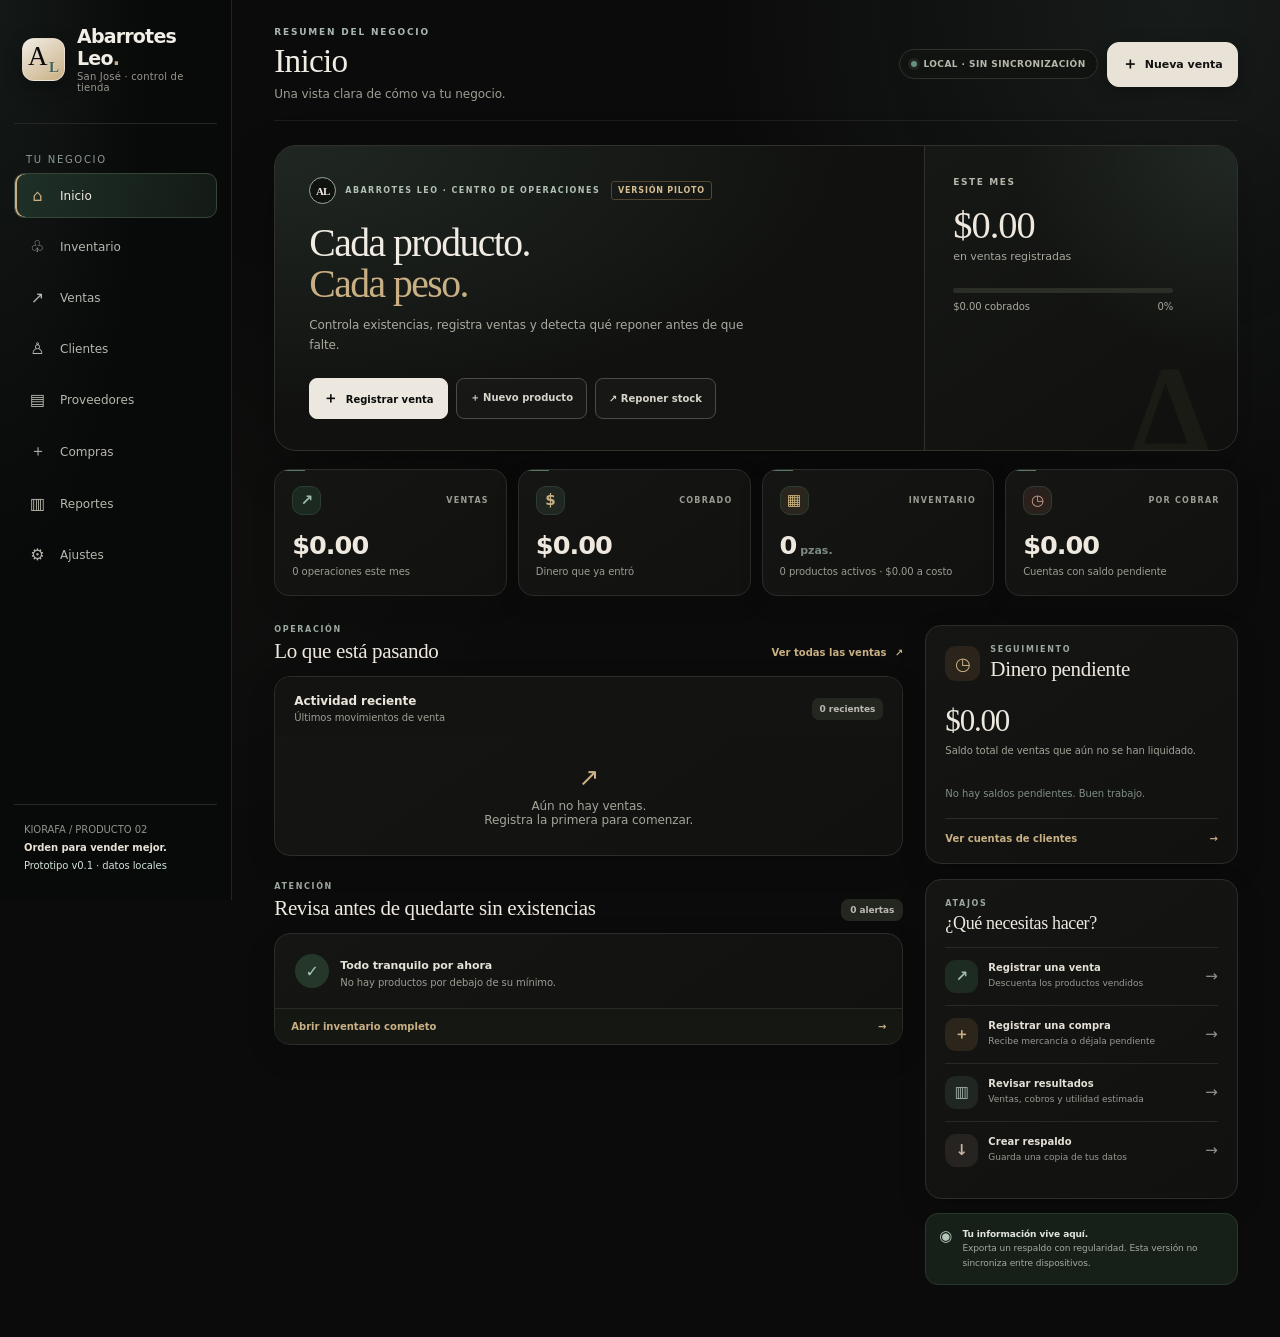
<file: index.html>
<!doctype html>
<html lang="es-MX">
<head>
<meta charset="utf-8"><meta name="viewport" content="width=device-width, initial-scale=1, viewport-fit=cover">
<meta name="theme-color" content="#172b25">
<meta name="color-scheme" content="light">
<meta name="description" content="Control sencillo de inventario, ventas, compras y reportes para Abarrotes Leo.">
<meta name="apple-mobile-web-app-capable" content="yes">
<meta name="apple-mobile-web-app-title" content="Abarrotes Leo">
<meta name="apple-mobile-web-app-status-bar-style" content="default">
<link rel="manifest" href="./manifest.webmanifest">
<link rel="icon" type="image/svg+xml" href="./icon.svg">
<link rel="apple-touch-icon" href="./icon.svg">
<title>Abarrotes Leo · KioRafa OS v0.1</title>
<style>
:root{--ink:#182923;--muted:#6e7c75;--line:#e3e9e5;--bg:#f5f7f5;--paper:#fff;--green:#245a45;--green2:#e7f2eb;--orange:#9a5a12;--orangebg:#fff1dc;--red:#a43838;--redbg:#ffeded;--blue:#385e8c;--radius:17px;--shadow:0 4px 18px rgba(23,48,37,.055)}
*{box-sizing:border-box}html,body{margin:0;min-height:100%;background:var(--bg);color:var(--ink);font-family:Inter,ui-sans-serif,system-ui,-apple-system,BlinkMacSystemFont,"Segoe UI",sans-serif}button,input,select,textarea{font:inherit}button{cursor:pointer}button:focus-visible,input:focus-visible,select:focus-visible,textarea:focus-visible{outline:3px solid #a9cfb9;outline-offset:2px}button:disabled{opacity:.5;cursor:not-allowed}.app{min-height:100vh}.sidebar{position:fixed;inset:0 auto 0 0;width:246px;background:#172b25;color:#eaf2ed;padding:24px 15px;display:flex;flex-direction:column;z-index:10}.brand{display:flex;align-items:center;gap:11px;padding:0 10px 25px}.brand-mark{display:grid;place-items:center;width:41px;height:41px;background:#d7e9dc;color:#183a2e;border-radius:13px;font-size:24px}.brand-title{font-weight:800;font-size:18px;letter-spacing:-.5px}.brand-sub{font-size:11px;color:#a9c1b4;margin-top:2px}.nav-label{font-size:10px;letter-spacing:1.5px;text-transform:uppercase;color:#829b8d;padding:8px 12px}.nav{display:flex;flex-direction:column;gap:5px}.nav button{border:0;background:transparent;color:#c6d5cd;text-align:left;padding:12px 13px;border-radius:11px;font-size:13px;display:flex;align-items:center;gap:12px}.nav button:hover,.nav button.active{background:#2d4c3f;color:white}.nav-ico{width:21px;text-align:center;font-size:17px}.sidebar-foot{margin-top:auto;padding:14px 10px 0;border-top:1px solid #31443b;color:#a9beb2;font-size:11px;line-height:1.55}.main{margin-left:246px;padding:24px clamp(18px,3vw,42px) 42px;max-width:1600px}.topbar{display:flex;align-items:center;justify-content:space-between;gap:16px;margin-bottom:25px}.eyebrow{font-size:11px;color:var(--muted);letter-spacing:1.1px;text-transform:uppercase;font-weight:750}.page-title{font-size:27px;line-height:1.15;letter-spacing:-1px;margin:5px 0 0;font-weight:790}.subtitle{font-size:13px;color:var(--muted);margin-top:7px}.top-actions{display:flex;gap:9px;align-items:center}.pill{display:inline-flex;align-items:center;gap:6px;border-radius:999px;background:#e8f0eb;color:#295c45;font-weight:750;font-size:11px;padding:7px 10px;white-space:nowrap}.btn{border:1px solid var(--line);background:white;color:var(--ink);border-radius:11px;padding:10px 13px;font-size:12px;font-weight:750;display:inline-flex;align-items:center;justify-content:center;gap:7px;transition:background .12s,transform .12s}.btn:hover{background:#f1f5f2}.btn:active{transform:scale(.98)}.btn-primary{background:var(--green);color:white;border-color:var(--green)}.btn-primary:hover{background:#1b4836}.btn-soft{background:var(--green2);border-color:var(--green2);color:var(--green)}.btn-danger{color:var(--red);background:white}.btn-sm{padding:7px 9px;font-size:11px;border-radius:9px}.icon-btn{width:35px;height:35px;padding:0;border:1px solid var(--line);border-radius:10px;background:white}.grid{display:grid;gap:14px}.stats{grid-template-columns:repeat(4,minmax(0,1fr));margin-bottom:18px}.stat{background:white;border:1px solid var(--line);border-radius:var(--radius);padding:17px 18px;box-shadow:var(--shadow);min-width:0}.stat-top{display:flex;justify-content:space-between;align-items:center;gap:8px;color:var(--muted);font-size:11px;font-weight:700}.stat-icon{width:31px;height:31px;border-radius:10px;display:grid;place-items:center;background:#edf4ef;font-size:16px}.stat-value{font-size:25px;font-weight:820;letter-spacing:-1px;margin-top:12px;white-space:nowrap;overflow:hidden;text-overflow:ellipsis}.stat-foot{font-size:11px;color:var(--muted);margin-top:5px}.dash-grid{grid-template-columns:minmax(0,1.35fr) minmax(280px,.8fr);align-items:start}.panel{background:var(--paper);border:1px solid var(--line);border-radius:var(--radius);padding:19px;box-shadow:var(--shadow);min-width:0}.panel+.panel{margin-top:15px}.panel-head{display:flex;align-items:flex-start;justify-content:space-between;gap:10px;margin-bottom:14px}.panel-title{font-size:14px;font-weight:800;letter-spacing:-.2px}.panel-desc{font-size:11px;color:var(--muted);margin-top:4px}.inline-link{background:none;border:0;padding:2px;color:var(--green);font-size:11px;font-weight:800}.empty{padding:28px 12px;text-align:center;color:var(--muted);font-size:12px}.empty-ico{font-size:25px;margin-bottom:7px}.table-wrap{width:100%;overflow-x:auto}table{border-collapse:collapse;width:100%;font-size:12px;min-width:470px}th{text-align:left;color:#839088;font-size:10px;text-transform:uppercase;letter-spacing:.65px;font-weight:750;padding:10px 9px;border-bottom:1px solid var(--line);white-space:nowrap}td{padding:12px 9px;border-bottom:1px solid #edf1ee;vertical-align:middle}tbody tr:last-child td{border-bottom:0}.amount{font-weight:800;white-space:nowrap}.muted{color:var(--muted)}.small{font-size:11px}.badge{display:inline-flex;border-radius:999px;padding:5px 8px;font-size:10px;font-weight:800;background:#edf2ee;color:#53675b;white-space:nowrap}.badge.green{color:#276145;background:#e2f2e7}.badge.orange{color:#8d5717;background:#fff0d7}.badge.red{color:#a43838;background:#ffeded}.badge.blue{color:#385e8c;background:#eaf1fc}.search{display:flex;align-items:center;gap:8px;border:1px solid var(--line);background:white;border-radius:11px;padding:0 12px;min-width:210px}.search span{color:#8a9990}.search input{border:0;outline:none;width:100%;padding:11px 0;font-size:12px;background:transparent}.toolbar{display:flex;align-items:center;gap:9px;flex-wrap:wrap;margin-bottom:16px}.toolbar .search{flex:1;max-width:390px}.product-grid{grid-template-columns:repeat(3,minmax(0,1fr))}.product-card{background:white;border:1px solid var(--line);border-radius:15px;padding:15px;box-shadow:var(--shadow);min-width:0}.product-top{display:flex;align-items:flex-start;justify-content:space-between;gap:8px}.product-symbol{width:40px;height:42px;border-radius:12px;background:#eff4f0;display:grid;place-items:center;font-size:21px;flex-shrink:0}.product-name{font-weight:800;font-size:13px;line-height:1.35;margin:0 0 4px}.product-meta{color:var(--muted);font-size:11px}.product-numbers{display:grid;grid-template-columns:1fr 1fr;gap:9px;padding:14px 0 12px;margin:12px 0;border-top:1px solid #edf1ee;border-bottom:1px solid #edf1ee}.product-numbers b{display:block;font-size:16px;letter-spacing:-.3px}.product-numbers span{font-size:10px;color:var(--muted)}.variant-list{display:flex;gap:5px;flex-wrap:wrap;margin:8px 0 11px}.variant-chip{font-size:10px;background:#f3f6f4;color:#53675b;border-radius:7px;padding:5px 6px}.variant-chip.low{background:var(--orangebg);color:var(--orange)}.product-actions{display:flex;gap:7px;flex-wrap:wrap}.product-actions .btn{flex:1}.list-card{display:flex;align-items:center;gap:12px;padding:12px 0;border-bottom:1px solid #edf1ee}.list-card:last-child{border-bottom:0}.avatar{width:37px;height:37px;display:grid;place-items:center;border-radius:12px;background:#edf3ef;color:#315944;font-weight:800;font-size:13px;flex-shrink:0}.list-main{min-width:0;flex:1}.list-name{font-size:12px;font-weight:800;white-space:nowrap;overflow:hidden;text-overflow:ellipsis}.list-meta{font-size:11px;color:var(--muted);margin-top:4px}.list-right{text-align:right;font-size:12px;font-weight:800;flex-shrink:0}.form-grid{display:grid;grid-template-columns:repeat(2,minmax(0,1fr));gap:12px}.field{display:flex;flex-direction:column;gap:6px;min-width:0}.field.full{grid-column:1/-1}.field label{font-size:11px;font-weight:800;color:#526359}.field input,.field select,.field textarea{width:100%;border:1px solid #dbe4de;background:#fff;border-radius:10px;padding:10px 11px;font-size:12px;color:var(--ink);min-width:0}.field textarea{min-height:72px;resize:vertical}.hint{font-size:10px;color:var(--muted);line-height:1.45}.section-label{font-size:10px;font-weight:850;letter-spacing:1px;text-transform:uppercase;color:#748379;margin:20px 0 10px}.variant-edit{border:1px solid var(--line);border-radius:12px;padding:12px;margin:9px 0;background:#fafcfb}.variant-edit-head{font-size:11px;font-weight:800;margin-bottom:9px;display:flex;justify-content:space-between;align-items:center}.variant-fields{display:grid;grid-template-columns:1fr 1fr;gap:8px}.variant-fields .field label{font-size:10px}.modal-backdrop{position:fixed;inset:0;background:rgba(14,30,23,.58);z-index:30;display:flex;align-items:center;justify-content:center;padding:15px;overflow-y:auto}.modal{background:#fff;border-radius:18px;width:min(720px,100%);max-height:calc(100vh - 30px);overflow-y:auto;box-shadow:0 25px 100px #0003}.modal-head{position:sticky;top:0;z-index:2;background:white;border-bottom:1px solid var(--line);display:flex;align-items:flex-start;justify-content:space-between;padding:18px 20px}.modal-title{font-size:16px;font-weight:850;letter-spacing:-.4px}.modal-sub{font-size:11px;color:var(--muted);margin-top:4px}.modal-body{padding:18px 20px 21px}.modal-foot{display:flex;justify-content:flex-end;gap:8px;flex-wrap:wrap;border-top:1px solid var(--line);padding-top:15px;margin-top:22px}.sale-line,.purchase-line{display:grid;grid-template-columns:minmax(0,1.5fr) 70px minmax(90px,.7fr) 32px;gap:7px;align-items:end;margin:9px 0}.sale-line .field label,.purchase-line .field label{font-size:10px}.sale-preview{background:#f3f7f4;border:1px solid #e4ece6;border-radius:12px;padding:12px;display:flex;justify-content:space-between;align-items:center;gap:10px;margin-top:14px}.sale-preview strong{font-size:19px}.toast{position:fixed;right:18px;bottom:20px;background:#173d2e;color:white;padding:13px 16px;border-radius:12px;z-index:60;box-shadow:0 10px 40px #0003;font-size:12px;font-weight:750;max-width:min(390px,calc(100vw - 36px));animation:toastin .16s ease-out}@keyframes toastin{from{transform:translateY(8px);opacity:0}to{transform:translateY(0);opacity:1}}.mobile-top,.mobile-nav{display:none}.warn-box{border-radius:12px;padding:12px 13px;background:var(--orangebg);color:#805018;font-size:11px;line-height:1.5}.good-box{border-radius:12px;padding:12px 13px;background:var(--green2);color:#275c43;font-size:11px;line-height:1.5}.rule{height:1px;background:var(--line);margin:17px 0}.kpi-row{display:flex;gap:10px;flex-wrap:wrap}.kpi-chip{background:#f4f7f4;border-radius:11px;padding:11px 12px;min-width:120px}.kpi-chip span{display:block;font-size:10px;color:var(--muted)}.kpi-chip b{display:block;font-size:15px;margin-top:5px}.help-step{display:flex;gap:12px;padding:13px 0;border-bottom:1px solid #edf1ee}.help-step:last-child{border-bottom:0}.step-num{width:27px;height:27px;flex-shrink:0;border-radius:9px;background:#e3f0e7;display:grid;place-items:center;color:#285c42;font-weight:850;font-size:12px}.help-step b{display:block;font-size:12px}.help-step p{font-size:11px;color:var(--muted);margin:4px 0 0;line-height:1.5}.hidden{display:none!important}
@media(max-width:1150px){.stats{grid-template-columns:repeat(2,minmax(0,1fr))}.product-grid{grid-template-columns:repeat(2,minmax(0,1fr))}.dash-grid{grid-template-columns:1fr}}
@media(max-width:740px){.sidebar{display:none}.main{margin:0;padding:17px 14px calc(93px + env(safe-area-inset-bottom));}.topbar{margin-bottom:18px;align-items:flex-start}.page-title{font-size:24px}.subtitle{max-width:280px;line-height:1.4}.top-actions .pill{display:none}.top-actions .btn{padding:10px;font-size:11px}.stats{gap:9px}.stat{padding:14px;border-radius:14px}.stat-value{font-size:22px}.stat-top{font-size:10px}.stat-foot{font-size:10px}.panel{padding:15px;border-radius:15px}.product-grid{grid-template-columns:1fr}.product-card{padding:15px}.toolbar{gap:8px}.toolbar .search{max-width:none;min-width:100%;order:-1}.form-grid{grid-template-columns:1fr}.field.full{grid-column:auto}.modal-backdrop{align-items:flex-end;padding:0}.modal{border-radius:19px 19px 0 0;max-height:92vh;max-height:calc(100dvh - 14px);width:100%}.modal-head{padding:16px}.modal-body{padding:16px}.sale-line,.purchase-line{grid-template-columns:minmax(0,1fr) 70px 32px;gap:7px}.sale-line .price-field,.purchase-line .cost-field{grid-column:1/3}.sale-line .remove-line,.purchase-line .remove-line{grid-column:3;grid-row:1}.mobile-nav{display:flex;position:fixed;z-index:20;bottom:0;left:0;right:0;background:rgba(255,255,255,.96);backdrop-filter:blur(16px);border-top:1px solid #dfe7e1;justify-content:space-around;padding:7px 4px calc(7px + env(safe-area-inset-bottom));}.mobile-nav button{flex:1;display:flex;flex-direction:column;align-items:center;justify-content:center;gap:3px;background:transparent;border:0;border-radius:10px;padding:5px 0;color:#76857c;font-size:9px;font-weight:750}.mobile-nav button span{font-size:19px;line-height:1.1}.mobile-nav button.active{background:#e9f3ec;color:#245a45}.mobile-more-menu{position:fixed;right:9px;bottom:81px;z-index:25;background:white;border:1px solid var(--line);box-shadow:0 12px 35px #18352826;border-radius:14px;padding:7px;min-width:180px}.mobile-more-menu button{display:block;width:100%;text-align:left;background:none;border:0;padding:12px 11px;border-radius:9px;font-size:12px;font-weight:750}.mobile-more-menu button:hover{background:#edf4ef}.dash-grid>div{min-width:0;max-width:100%}.table-wrap{max-width:100%}.table-wrap table{min-width:500px}.panel-head{align-items:flex-start}.mobile-top{display:flex}.sale-preview{align-items:flex-start;flex-direction:column}}
@media(min-width:741px){.mobile-more-menu{display:none!important}}

/* KIORAFA PRODUCT DESIGN SYSTEM v0.3 — task-first structure */
:root{--ink:#152820;--muted:#718078;--line:#e0e8e2;--bg:#f3f6f2;--paper:#fff;--green:#205a40;--green2:#e6f1e9;--radius:18px;--shadow:0 8px 28px rgba(21,48,34,.055)}
body{background:radial-gradient(ellipse at 88% 0%,#e8f1e8 0,transparent 29%),var(--bg);letter-spacing:-.1px}
.sidebar{width:232px;padding:25px 14px;background:#12271f;background-image:radial-gradient(ellipse at 10% 0%,#294a39 0,transparent 50%);border-right:1px solid #254234}
.brand{padding:0 8px 29px;gap:12px}.brand-mark{position:relative;width:43px;height:43px;border-radius:15px;background:#d7e9dc;color:#1a3b2b;box-shadow:0 5px 16px #07170e44;font-size:23px}.brand-mark span{transform:translate(-3px,-1px)}.brand-mark i{position:absolute;font-style:normal;font-size:13px;right:1px;bottom:1px;background:#f3f7f3;border-radius:7px;padding:0 2px}.brand-title{font-size:19px;letter-spacing:-.8px}.brand-sub{font-size:10px;letter-spacing:.1px}.nav-label{margin-top:4px}.nav{gap:6px}.nav button{padding:12px 12px;border:1px solid transparent;border-radius:12px;font-size:12px;transition:all .16s}.nav button.active{background:#dcece1;color:#173b29;box-shadow:0 5px 16px #07170e25}.nav button.active .nav-ico{color:#245b40}.sidebar-foot{font-size:10px;line-height:1.8;border-color:#314b3c;padding-top:16px}.main{margin-left:232px;padding:27px clamp(18px,3.3vw,48px) 52px;max-width:1720px}.topbar{margin-bottom:24px;align-items:center}.eyebrow{font-size:9px;letter-spacing:1.7px}.page-title{font-size:29px;letter-spacing:-1.4px}.subtitle{font-size:12px}.pill{font-size:9px;letter-spacing:.45px;padding:9px 11px;background:#fff;border:1px solid var(--line);color:#607267}.status-dot{display:inline-block;width:6px;height:6px;border-radius:50%;background:#2b8a56;box-shadow:0 0 0 3px #dff0e4}.btn{border-radius:12px;padding:11px 14px;font-size:11px}.btn-primary{box-shadow:0 5px 13px #205a4025}.btn-symbol{font-size:16px}
.command-deck{display:grid;grid-template-columns:minmax(0,1.35fr) minmax(245px,.65fr);min-height:255px;border-radius:24px;overflow:hidden;background:#173c2c;color:#f2f7f2;box-shadow:0 15px 36px #1a402b20;margin-bottom:18px;position:relative}.deck-copy{padding:30px 34px;position:relative;z-index:1;background:radial-gradient(ellipse at 0% 0%,#2a6043 0,transparent 60%)}.deck-kicker{font-size:9px;letter-spacing:1.7px;font-weight:800;color:#b6d2c0;display:flex;align-items:center;gap:9px}.deck-orbit{display:grid;place-items:center;width:25px;height:25px;border:1px solid #709982;border-radius:9px;font-size:16px;color:#e4f1e7}.deck-copy h2{font-size:clamp(30px,3vw,43px);letter-spacing:-2px;line-height:1.02;margin:19px 0 10px;font-weight:800}.deck-copy h2 em{font-style:normal;color:#bfe0c8}.deck-copy p{font-size:12px;color:#d0e1d5;margin:0;line-height:1.5}.deck-actions{display:flex;flex-wrap:wrap;gap:8px;margin-top:22px}.deck-actions button{border-radius:10px;padding:10px 13px;font-size:10px;font-weight:800;cursor:pointer;transition:transform .15s,background .15s}.deck-actions button:active{transform:scale(.97)}.deck-primary{background:#d9eddf;color:#163b29;border:1px solid #d9eddf}.deck-primary span{font-size:15px;margin-right:4px}.deck-secondary{background:#ffffff0d;border:1px solid #668575;color:#edf6ef}.deck-secondary:hover{background:#ffffff18}.deck-side{position:relative;overflow:hidden;padding:30px 27px;background:linear-gradient(135deg,#214c36,#102a20);border-left:1px solid #ffffff12}.deck-side-label{font-size:9px;letter-spacing:1.7px;color:#b4cebc;font-weight:800}.deck-revenue{font-size:clamp(27px,3vw,38px);font-weight:820;letter-spacing:-1.7px;margin-top:16px;white-space:nowrap}.deck-side-caption{font-size:11px;color:#c0d6c7;margin-top:3px}.deck-progress{height:5px;background:#ffffff20;border-radius:99px;overflow:hidden;margin-top:25px;max-width:220px}.deck-progress span{display:block;height:100%;background:#a8d5b5;border-radius:99px;transition:width .2s}.deck-side-foot{display:flex;justify-content:space-between;max-width:220px;color:#c7ddce;font-size:10px;margin-top:8px}.deck-orbit-art{position:absolute;right:-17px;bottom:-56px;font-size:160px;color:#ffffff07;line-height:1;pointer-events:none}
.signal-grid{display:grid;grid-template-columns:repeat(4,minmax(0,1fr));gap:11px;margin-bottom:30px}.signal-card{background:#fff;border:1px solid #e2eae4;border-radius:16px;padding:16px 17px;min-width:0;box-shadow:0 4px 16px #203d2a05}.signal-head{display:flex;align-items:center;justify-content:space-between;gap:7px}.signal-icon{width:29px;height:29px;display:grid;place-items:center;border-radius:10px;font-size:15px;font-weight:850}.sales-icon{background:#e3f2e8;color:#277449}.cash-icon{background:#e5f0fa;color:#396c9d}.stock-icon{background:#f9eed9;color:#936b20}.debt-icon{background:#f9e7e4;color:#a34d42}.signal-label{font-size:8px;letter-spacing:1.3px;font-weight:850;color:#87948c}.signal-value{font-size:clamp(19px,2vw,27px);font-weight:850;letter-spacing:-1px;margin-top:15px;overflow:hidden;text-overflow:ellipsis;white-space:nowrap}.signal-value small{font-size:11px;letter-spacing:0;color:#7b8b80}.signal-note{font-size:10px;color:#819087;margin-top:5px;line-height:1.45}.signal-alert{border-color:#f0ded7;background:linear-gradient(140deg,#fff,#fffaf8)}.workbench-grid{display:grid;grid-template-columns:minmax(0,1.45fr) minmax(285px,.72fr);gap:23px;align-items:start}.workbench-main,.workbench-aside{min-width:0}.section-intro{display:flex;align-items:flex-end;justify-content:space-between;gap:12px;margin:0 0 12px}.section-kicker{font-size:8px;font-weight:850;letter-spacing:1.65px;color:#819087}.section-intro h3,.debt-heading h3,.quick-surface h3{font-size:18px;letter-spacing:-.65px;margin:5px 0 0;font-weight:820}.text-action{background:none;border:0;color:#356d4d;font-size:10px;font-weight:800;cursor:pointer;padding:6px 0}.text-action span{margin-left:5px}.surface{background:#fff;border:1px solid #e1e9e3;border-radius:17px;overflow:hidden;box-shadow:0 5px 22px #183d2705}.surface-head{display:flex;justify-content:space-between;align-items:center;gap:10px;padding:17px 19px 12px}.surface-head h4{font-size:12px;margin:0;font-weight:850}.surface-head p{font-size:10px;color:#859188;margin:4px 0 0}.surface-count{font-size:9px;background:#f0f5f1;border-radius:7px;padding:6px 8px;color:#607468;font-weight:750}.activity-row{display:flex;align-items:center;gap:11px;padding:12px 18px;border-top:1px solid #edf1ed}.activity-mark{width:32px;height:32px;border-radius:11px;background:#e8f3eb;color:#2a7047;display:grid;place-items:center;font-size:16px;flex-shrink:0}.activity-info{min-width:0;flex:1}.activity-info b,.debt-person b{font-size:11px;display:block;overflow:hidden;text-overflow:ellipsis;white-space:nowrap}.activity-info span,.debt-person span{font-size:9px;color:#87938b;display:block;margin-top:4px}.activity-total{text-align:right;flex-shrink:0}.activity-total>b{font-size:11px;display:block;margin-bottom:5px}.activity-total .badge{font-size:8px;padding:4px 6px}.attention-intro{margin-top:26px}.attention-count{font-size:9px;font-weight:800;color:#718078;background:#e8eee9;padding:6px 9px;border-radius:8px}.attention-count.has-alerts{color:#92591a;background:#fff0d8}.stock-row{display:flex;align-items:center;gap:10px;padding:11px 14px;border-bottom:1px solid #edf1ed}.stock-symbol{width:34px;height:34px;border-radius:10px;background:#f1f5f1;display:grid;place-items:center;font-size:17px;flex-shrink:0}.stock-info{flex:1;min-width:0}.stock-info b{display:block;font-size:10px;overflow:hidden;text-overflow:ellipsis;white-space:nowrap}.stock-info span{display:block;font-size:9px;color:#839087;margin-top:4px}.stock-level{text-align:right;min-width:44px}.stock-level b{display:block;font-size:13px;color:#38754d}.stock-level span{font-size:7px;letter-spacing:.6px;color:#829087;font-weight:850}.stock-level.stock-zero b,.stock-level.stock-zero span{color:#b44337}.stock-row .icon-btn{width:29px;height:29px;font-size:16px;border-radius:9px;color:#2c6542}.surface-footer{display:flex;justify-content:space-between;align-items:center;width:100%;border:0;background:#f9fbf9;padding:12px 16px;font-size:10px;font-weight:800;color:#326b49;cursor:pointer}.surface-footer:hover{background:#f0f6f1}.all-clear{display:flex;align-items:center;gap:11px;padding:20px}.all-clear>span{width:34px;height:34px;border-radius:50%;background:#e5f4e9;color:#2a7848;display:grid;place-items:center;font-weight:900}.all-clear b{font-size:11px}.all-clear p{font-size:10px;color:#829087;margin:4px 0 0}.debt-surface{background:#fff;border:1px solid #e1e9e3;border-radius:18px;padding:18px;box-shadow:0 5px 22px #183d2705}.debt-heading{display:flex;align-items:center;gap:10px}.debt-symbol{width:35px;height:35px;border-radius:11px;background:#fff0dc;color:#96621c;display:grid;place-items:center;font-size:18px}.debt-heading h3{font-size:15px;margin-top:3px}.debt-total{font-size:31px;font-weight:850;letter-spacing:-1.2px;margin-top:21px}.debt-caption{font-size:10px;color:#7e8c82;line-height:1.55;margin:4px 0 15px}.debt-row{display:flex;align-items:center;gap:8px;padding:12px 0;border-top:1px solid #edf1ed}.debt-avatar{width:30px;height:30px;border-radius:10px;background:#eef3ef;color:#315f43;display:grid;place-items:center;font-size:11px;font-weight:850;flex-shrink:0}.debt-person{min-width:0;flex:1}.debt-amount{text-align:right;flex-shrink:0}.debt-amount b{display:block;font-size:10px}.debt-amount button{border:0;background:#e6f2e9;color:#2b6b43;border-radius:6px;padding:5px 7px;font-size:9px;font-weight:850;margin-top:4px;cursor:pointer}.debt-link{width:100%;display:flex;justify-content:space-between;border:0;border-top:1px solid #edf1ed;background:transparent;color:#2d6c45;padding:14px 0 0;margin-top:5px;font-size:10px;font-weight:850;cursor:pointer}.debt-empty{font-size:10px;color:#7e8c82;padding:14px 0}.quick-surface{margin-top:15px;background:#fff;border:1px solid #e1e9e3;border-radius:18px;padding:18px 16px;box-shadow:0 5px 22px #183d2705}.quick-surface h3{font-size:15px;margin-bottom:13px}.quick-row{width:100%;display:flex;align-items:center;gap:10px;border:0;border-top:1px solid #edf1ed;padding:12px 0;text-align:left;background:transparent;cursor:pointer}.quick-icon{width:33px;height:33px;display:grid;place-items:center;border-radius:11px;font-size:15px;font-weight:850;flex-shrink:0}.quick-green{background:#e4f2e8;color:#2e7148}.quick-amber{background:#fff0dc;color:#98661e}.quick-blue{background:#e7f0fb;color:#3c6c9c}.quick-violet{background:#f0eafa;color:#7552a0}.quick-row>span:nth-child(2){flex:1;min-width:0}.quick-row b{display:block;font-size:10px}.quick-row small{display:block;color:#869188;font-size:9px;line-height:1.45;margin-top:4px}.quick-arrow{font-size:15px;color:#8c9a90}.quick-row:hover .quick-arrow{color:#2b7047;transform:translateX(2px)}.local-note{display:flex;gap:10px;margin-top:14px;padding:13px;background:#e8efe9;border-radius:13px;color:#3e5c49}.local-note>span{font-size:15px}.local-note p{font-size:9px;line-height:1.65;margin:0;color:#647a6b}.local-note b{color:#244d34}
@media(max-width:1180px){.workbench-grid{grid-template-columns:minmax(0,1.2fr) minmax(260px,.8fr);gap:14px}.deck-copy{padding:27px}.signal-card{padding:14px}.signal-note{min-height:27px}}
@media(max-width:900px){.sidebar{width:205px}.main{margin-left:205px;padding-left:20px;padding-right:20px}.command-deck{grid-template-columns:minmax(0,1.2fr) minmax(210px,.8fr)}.deck-copy h2{font-size:34px}.signal-grid{grid-template-columns:repeat(2,minmax(0,1fr))}.workbench-grid{grid-template-columns:1fr}.workbench-aside{display:grid;grid-template-columns:1fr 1fr;gap:12px;align-items:start}.quick-surface{margin-top:0}.local-note{grid-column:1/-1;margin-top:0}}
@media(max-width:740px){body{background:var(--bg)}.sidebar{display:none}.main{margin:0;padding:16px 13px calc(100px + env(safe-area-inset-bottom));}.topbar{margin-bottom:19px;align-items:flex-start;gap:9px}.eyebrow{font-size:8px;letter-spacing:1.1px}.page-title{font-size:25px;letter-spacing:-1px}.subtitle{font-size:11px;max-width:230px;line-height:1.45}.top-actions{gap:0}.top-actions .pill{display:none}.top-actions .btn{padding:10px 11px;font-size:10px;border-radius:11px;white-space:nowrap}.command-deck{grid-template-columns:1fr;border-radius:20px;margin-bottom:12px}.deck-copy{padding:23px 21px 21px}.deck-kicker{font-size:8px}.deck-copy h2{font-size:35px;margin-top:15px}.deck-copy p{font-size:11px;max-width:290px}.deck-actions{margin-top:18px;gap:7px}.deck-actions button{padding:10px 10px;font-size:9px}.deck-side{padding:17px 21px 18px;border-left:0;border-top:1px solid #ffffff16}.deck-revenue{font-size:28px;margin-top:7px}.deck-progress{margin-top:14px;max-width:none}.deck-side-foot{max-width:none}.deck-orbit-art{font-size:100px;right:5px;bottom:-40px}.signal-grid{gap:8px;margin-bottom:25px}.signal-card{padding:12px;border-radius:14px}.signal-icon{width:27px;height:27px;border-radius:9px}.signal-label{font-size:7px;letter-spacing:1px}.signal-value{font-size:21px;margin-top:11px}.signal-note{font-size:9px;min-height:24px}.workbench-grid{grid-template-columns:minmax(0,1fr);gap:19px}.section-intro h3{font-size:17px}.section-kicker{font-size:7px}.text-action{font-size:9px}.surface-head{padding:15px 13px 10px}.activity-row{padding:11px 12px;gap:8px}.activity-mark{width:29px;height:29px}.activity-info b,.debt-person b{font-size:10px}.activity-info span,.debt-person span{font-size:8px}.activity-total>b{font-size:10px}.attention-intro{margin-top:22px}.stock-row{padding:10px}.workbench-aside{display:flex;flex-direction:column;gap:12px}.debt-surface,.quick-surface{width:100%;padding:16px;border-radius:16px}.debt-total{font-size:29px;margin-top:16px}.local-note{width:100%;margin-top:0}.mobile-nav{display:flex;position:fixed;z-index:20;bottom:0;left:0;right:0;background:rgba(249,251,249,.96);backdrop-filter:blur(18px);border-top:1px solid #dfe8e1;justify-content:space-around;padding:7px 4px calc(7px + env(safe-area-inset-bottom));box-shadow:0 -6px 22px #193b2609}.mobile-nav button{flex:1;display:flex;flex-direction:column;align-items:center;justify-content:center;gap:4px;background:transparent;border:0;border-radius:11px;padding:5px 0;color:#718078;font-size:9px;font-weight:800}.mobile-nav button span{font-size:19px;line-height:1.1}.mobile-nav button.active{background:#e3f0e6;color:#245b3e}.panel{padding:14px;border-radius:15px}.product-grid{grid-template-columns:1fr}.toolbar .search{min-width:100%}.table-wrap table{min-width:500px}.modal-backdrop{align-items:flex-end;padding:0}.modal{border-radius:19px 19px 0 0;max-height:calc(100dvh - 14px);width:100%}.modal-head{padding:16px}.modal-body{padding:16px}.form-grid{grid-template-columns:1fr}.field.full{grid-column:auto}.sale-line,.purchase-line{grid-template-columns:minmax(0,1fr) 70px 32px;gap:7px}.sale-line .price-field,.purchase-line .cost-field{grid-column:1/3}.sale-line .remove-line,.purchase-line .remove-line{grid-column:3;grid-row:1}.sale-preview{align-items:flex-start;flex-direction:column}.dash-grid>div{min-width:0;max-width:100%}.table-wrap{max-width:100%}}
@media(prefers-reduced-motion:reduce){*,*::before,*::after{animation-duration:.01ms!important;animation-iteration-count:1!important;scroll-behavior:auto!important;transition-duration:.01ms!important}}



/* KIORAFA / ABARROTES LEO v0.1 — interfaz adaptada desde Abarrotes Leo referencia */
:root{
 --ink:#ede8df;--muted:#a19d95;--line:#2c2c28;--bg:#0b0b0b;--paper:#131412;
 --green:#6b8f7e;--green2:#1c2b24;--orange:#c9b084;--orangebg:#2c251b;
 --red:#d69a8f;--redbg:#2b1c1b;--blue:#91a9bd;--radius:17px;
 --shadow:0 12px 32px rgba(0,0,0,.22)
}
html,body{background:var(--bg);color:var(--ink)}
body{background:radial-gradient(ellipse at 92% 0%,rgba(107,143,126,.12),transparent 28%),radial-gradient(ellipse at 0% 40%,rgba(201,176,132,.035),transparent 30%),var(--bg);letter-spacing:-.08px}
.sidebar{background:#080909;background-image:radial-gradient(ellipse at 0% 0%,rgba(107,143,126,.12),transparent 46%);border-right:1px solid #242521;color:var(--ink)}
.brand{padding-bottom:30px;border-bottom:1px solid #262722;margin-bottom:18px}
.brand-mark{position:relative;display:grid;place-items:center;width:43px;height:43px;flex-shrink:0;background:linear-gradient(145deg,#f1ece4,#c9b084);color:#0b0b0b;border:1px solid rgba(237,232,223,.6);border-radius:12px;box-shadow:0 5px 18px #0005;font-family:Georgia,'Times New Roman',serif}
.brand-mark span{position:absolute;left:8px;top:1px;font-size:27px;font-weight:500;line-height:1.3;letter-spacing:-2px}
.brand-mark i{position:absolute;right:4px;bottom:2px;font-size:13px;font-style:normal;font-weight:600;line-height:1;background:#e9dfcf;color:#426454;border-left:1px solid #a99b82;padding:1px 1px 1px 3px}
.brand-title{font-size:19px;letter-spacing:-.8px;color:#f2ede5}.brand-period{color:#c9b084}.brand-sub{color:#99968d;font-size:10px;letter-spacing:.2px}
.nav-label{color:#8d9b91;letter-spacing:1.7px}.nav button{color:#b6b7ae;border-radius:10px;border:1px solid transparent;transition:background .16s,border-color .16s,color .16s}
.nav button:hover{background:#171a17;color:#f1ece4}.nav button.active{background:linear-gradient(100deg,#1e3027,#141a16);color:#f1ece4;border-color:#35453a;box-shadow:inset 2px 0 #c9b084}.nav button.active .nav-ico{color:#c9b084}.nav-ico{font-size:16px}
.sidebar-foot{border-color:#272823;color:#8e948b}.sidebar-foot b{color:#e8e1d6}
.main{max-width:1760px}.topbar{padding-bottom:19px;border-bottom:1px solid rgba(237,232,223,.08);margin-bottom:24px}
.eyebrow{color:#a9b8ae;font-size:9px;letter-spacing:1.8px}.page-title{font-family:Georgia,'Times New Roman',serif;font-size:clamp(29px,2.6vw,37px);font-weight:500;letter-spacing:-.75px;color:#f0ebe3}.subtitle{color:#9e9c93;font-size:12px}
.pill{background:#111310;color:#b8b7ae;border:1px solid #30312b;font-size:9px;letter-spacing:.45px;padding:9px 11px}.status-dot{background:#6b8f7e;box-shadow:0 0 0 3px rgba(107,143,126,.14)}
.btn{background:#171815;border-color:#34342e;color:#e7e2d9;box-shadow:none;transition:background .16s,border-color .16s,transform .12s}.btn:hover{background:#22241f;border-color:#4a4b42}.btn-primary{background:#e9e2d7;border-color:#e9e2d7;color:#11120f;box-shadow:0 5px 17px #0004}.btn-primary:hover{background:#d8cbb7;border-color:#d8cbb7;color:#0b0b0b}.btn-soft{background:#1b2a22;border-color:#2e4738;color:#a9c4b4}.btn-soft:hover{background:#24382d}.btn-danger{color:#e3a49b;background:#221615;border-color:#4a2a27}.icon-btn{background:#151613;border-color:#33342e;color:#e6dfd4}.btn:focus-visible,.icon-btn:focus-visible,.nav button:focus-visible{outline-color:#c9b084}
.command-deck{background:#111210;color:#ede8df;border:1px solid #30312b;border-radius:22px;box-shadow:0 18px 48px rgba(0,0,0,.25);min-height:258px}
.deck-copy{background:radial-gradient(ellipse at 0% 0%,rgba(107,143,126,.17),transparent 62%);padding:31px 34px}
.deck-kicker{color:#b1c2b5;letter-spacing:1.45px;font-size:8px;flex-wrap:wrap}.deck-orbit{width:27px;height:27px;border:1px solid #9caa9c;border-radius:50%;font-family:Georgia,'Times New Roman',serif;font-size:11px;letter-spacing:-1px;color:#eee8df;background:#10120f}
.demo-tag{display:inline-flex;border:1px solid #524633;border-radius:3px;padding:4px 6px;color:#d5bd93;font-size:8px;letter-spacing:.8px;margin-left:2px}
.deck-copy h2{font-family:Georgia,'Times New Roman',serif;font-weight:500;font-size:clamp(34px,3.1vw,47px);letter-spacing:-1.55px;line-height:1.03;color:#f0ebe3;margin:19px 0 11px}.deck-copy h2 em{color:#c9b084;font-weight:400}.deck-copy p{color:#aaa99f;max-width:450px;font-size:12px;line-height:1.65}
.deck-actions button{border-radius:8px;font-size:10px}.deck-primary{background:#ede8df;border-color:#ede8df;color:#0b0b0b}.deck-primary:hover{background:#c9b084;border-color:#c9b084}.deck-secondary{background:rgba(255,255,255,.025);border-color:#4b4d43;color:#d6d3c9}.deck-secondary:hover{background:#20241f}
.deck-side{background:radial-gradient(ellipse at 100% 0%,rgba(107,143,126,.16),transparent 50%),linear-gradient(145deg,#161815,#10110f);border-left:1px solid #30312b;padding:31px 28px}.deck-side-label{color:#b4b7a9;letter-spacing:1.6px}.deck-revenue{font-family:Georgia,'Times New Roman',serif;font-size:clamp(30px,3vw,40px);font-weight:500;color:#eee8df;letter-spacing:-1px}.deck-side-caption{color:#a6a69c}.deck-progress{background:#2b2d27}.deck-progress span{background:linear-gradient(90deg,#6b8f7e,#c9b084)}.deck-side-foot{color:#aaa99f}.deck-orbit-art{font-family:Georgia,'Times New Roman',serif;color:rgba(201,176,132,.055);font-size:190px;right:-3px;bottom:-77px}
.signal-grid{gap:11px;margin-bottom:29px}.signal-card,.stat{background:linear-gradient(145deg,#151613,#111210);border:1px solid #2a2c27;border-radius:15px;box-shadow:0 8px 24px rgba(0,0,0,.12)}.signal-card{padding:16px 17px;position:relative;overflow:hidden}.signal-card:after{content:"";position:absolute;left:0;top:0;width:30px;height:1px;background:#6b8f7e;opacity:.8}.signal-label{color:#999c90;letter-spacing:1.25px}.signal-icon{background:#202721;color:#adc2b4;border:1px solid #2c3d31}.sales-icon{background:#1b2921;color:#9fbea9}.cash-icon{background:#202720;color:#c9b084}.stock-icon{background:#2b261d;color:#d1b781}.debt-icon{background:#2b211c;color:#d6a18e}.signal-value{color:#eee8df;font-size:clamp(20px,2vw,28px);font-weight:760}.signal-note{color:#9b9c92}.signal-alert{background:linear-gradient(145deg,#211916,#151211);border-color:#4a3028}.stat{padding:17px 18px}.stat-top{color:#a9a99e}.stat-icon{background:#202721;color:#c9b084;border:1px solid #303d31}.stat-value{color:#eee8df}.stat-foot{color:#9b9c92}
.workbench-grid{gap:22px}.section-kicker{color:#9ca99f;letter-spacing:1.65px}.section-intro h3,.debt-heading h3,.quick-surface h3{font-family:Georgia,'Times New Roman',serif;font-size:21px;font-weight:500;letter-spacing:-.35px;color:#eee8df}.text-action{color:#c9b084}.text-action:hover{color:#e6d2af}
.surface,.debt-surface,.quick-surface,.panel,.product-card{background:linear-gradient(145deg,#151613,#111210);border:1px solid #2c2d28;border-radius:16px;box-shadow:0 10px 28px rgba(0,0,0,.15)}.surface-head{background:#131411}.surface-head h4,.panel-title{color:#ebe5db}.surface-head p,.panel-desc{color:#9b9e94}.surface-count{background:#242720;color:#bbb9af}.activity-row,.stock-row,.debt-row,.list-card,.help-step{border-color:#282a25}.activity-mark{background:#202a22;color:#b5c8b8}.activity-info b,.debt-person b,.stock-info b,.list-name{color:#e9e4db}.activity-info span,.debt-person span,.stock-info span,.list-meta{color:#969a90}.activity-total>b{color:#eae4db}.surface-footer{background:#151713;color:#c9b084;border-top:1px solid #292b26}.surface-footer:hover{background:#20241e}.all-clear>span{background:#24372a;color:#a8c8b1}.all-clear b{color:#e4e2d8}.all-clear p{color:#9b9c92}
.debt-surface,.quick-surface{padding:19px}.debt-symbol{background:#2a241a;color:#c9b084}.debt-total{font-family:Georgia,'Times New Roman',serif;font-weight:500;color:#ede8df}.debt-caption{color:#a3a298}.debt-avatar,.avatar{background:#202821;color:#c1d2c4}.debt-amount b{color:#e8e3da}.debt-amount button{background:#1e3025;color:#b4cfbb}.debt-link{border-color:#2b2c27;color:#c9b084}.quick-surface h3{font-size:18px}.quick-row{border-color:#292a25}.quick-row b{color:#e5e0d7}.quick-row small{color:#969a90}.quick-arrow{color:#8c9288}.quick-green{background:#1d2b22;color:#9fbea7}.quick-amber{background:#2b251c;color:#c9b084}.quick-blue{background:#202622;color:#a6b6b2}.quick-violet{background:#262321;color:#c2b4a3}.local-note{background:#171f19;border:1px solid #29382c;color:#b5c6b8}.local-note p{color:#a3aaa0}.local-note b{color:#e1e6dc}
.empty{color:#a5a49a}.empty-ico{color:#c9b084}.toolbar .search,.search{background:#121310;border-color:#30312b}.search span{color:#c9b084}.search input{color:#eee8df;background:transparent}.search input::placeholder,.field input::placeholder,.field textarea::placeholder{color:#777b72}.toolbar select,.field select{color-scheme:dark}
.product-card{padding:16px}.product-symbol,.stock-symbol{background:#20231e;color:#dfd9ce;border:1px solid #2e312a;filter:none}.product-symbol{filter:grayscale(.75)}.product-name{color:#eee8df}.product-meta{color:#a09f95}.product-numbers{border-color:#2b2d27}.product-numbers b{color:#eee8df}.product-numbers span{color:#9d9f95}.variant-chip{background:#22251f;color:#c2c2b7}.variant-chip.low{background:#2c251b;color:#d9bb87}.kpi-chip{background:#1a1c18;border:1px solid #2b2d27;color:#ede8df}.kpi-chip span{color:#999d92}.kpi-chip b{color:#eee8df}.badge{background:#242720;color:#c7c8bd}.badge.green{background:#1e2d23;color:#b6cfba}.badge.orange{background:#2b251b;color:#dcc08e}.badge.red{background:#301e1c;color:#e0a198}.badge.blue{background:#1e282b;color:#adbfca}
.form-grid .field label,.field label{color:#c3c2b8}.field input,.field select,.field textarea{background:#10110f;border-color:#34362f;color:#eee8df;box-shadow:none}.field input:focus,.field select:focus,.field textarea:focus{border-color:#718c7c;outline-color:#536d5d}.hint{color:#95988e}.section-label{color:#a99e88}.variant-edit{background:#171815;border-color:#30312b}.variant-edit-head{color:#e2ddd3}.modal-backdrop{background:rgba(0,0,0,.78);backdrop-filter:blur(6px)}.modal{background:#121311;border:1px solid #34352f;color:#eee8df;box-shadow:0 30px 100px #000b}.modal-head{background:#121311;border-color:#30312b}.modal-title{color:#f0eae0}.modal-sub{color:#a09f95}.modal-body{background:#121311}.modal-foot{border-color:#30312b}.sale-preview{background:#1a211a;border-color:#303b30}.sale-preview .small{color:#a9b2a4}.sale-preview strong,.sale-preview b{color:#f0e9dc}.rule{background:#2c2d28}.help-step p{color:#a1a197}.step-num{background:#202c22;color:#c2d5c5}.warn-box{background:#2a241b;color:#dbc08e;border:1px solid #423625}.good-box{background:#1c2b22;color:#bdd0c0;border:1px solid #304335}.toast{background:#1c3025;border:1px solid #47624e;color:#f2ece2;box-shadow:0 12px 35px #0008;pointer-events:none}
.mobile-nav{background:rgba(9,10,9,.94);border-top:1px solid #292a25;box-shadow:0 -8px 28px #0005}.mobile-nav button{color:#93968b}.mobile-nav button.active{background:#1d2b22;color:#e9e4d9;outline:1px solid #2e4234}.mobile-nav button.active span{color:#c9b084}.mobile-more-menu{background:#141512;border-color:#33342e;box-shadow:0 12px 35px #0009}.mobile-more-menu button{color:#e6e0d6}.mobile-more-menu button:hover{background:#22251f}
#content{animation:surface-in .22s ease-out}@keyframes surface-in{from{opacity:.72;transform:translateY(3px)}to{opacity:1;transform:translateY(0)}}
@media(max-width:900px){.deck-copy{padding:27px}.workbench-grid{gap:16px}}
@media(max-width:740px){
 body{background:radial-gradient(ellipse at 100% 0%,rgba(107,143,126,.1),transparent 24%),var(--bg)}
 .main{padding:15px 13px calc(101px + env(safe-area-inset-bottom))}.topbar{padding-bottom:15px;align-items:flex-start;border-bottom-color:#252620;margin-bottom:17px}.page-title{font-size:30px}.subtitle{color:#a2a197}.top-actions .btn{padding:10px 11px}.command-deck{border-radius:17px;margin-bottom:11px}.deck-copy{padding:22px 19px}.deck-kicker{gap:7px;font-size:7.5px;letter-spacing:1px}.demo-tag{font-size:7px;padding:4px 5px}.deck-copy h2{font-size:36px;margin:16px 0 9px}.deck-copy p{font-size:11px;line-height:1.6}.deck-actions{gap:7px;margin-top:17px}.deck-actions button{font-size:9px;padding:10px 9px}.deck-side{padding:18px 20px;border-top-color:#30312b}.deck-revenue{font-size:30px}.deck-progress{margin-top:13px}.signal-grid{gap:8px;margin-bottom:24px}.signal-card{padding:12px 11px;border-radius:12px}.signal-label{font-size:8px;letter-spacing:.8px}.section-kicker{font-size:8px}.signal-value{font-size:21px;margin-top:10px}.signal-note{font-size:9px;min-height:24px;color:#9b9d92}.signal-icon{width:27px;height:27px;border-radius:9px}.section-intro h3{font-size:20px}.workbench-grid{gap:18px}.surface-head{padding:14px 12px 10px}.activity-row{padding:11px 10px;gap:8px}.activity-total .badge{font-size:7px}.stock-row{padding:10px 9px;gap:8px}.stock-level span{font-size:7px}.debt-surface,.quick-surface{padding:15px}.debt-total{font-size:30px}.local-note{padding:12px}.panel{padding:14px}.product-card{padding:14px}.modal{background:#121311}.modal-head,.modal-body{background:#121311}.mobile-nav{padding:7px 4px calc(7px + env(safe-area-inset-bottom))}
}
@media(prefers-reduced-motion:reduce){#content{animation:none!important}}


/* Correcciones de contraste y marca tras la revisión visual */
.brand-mark i{background:transparent;border:0;padding:0;color:#426454;font-size:15px;right:5px;bottom:5px;text-shadow:0 0 2px #e9dfcf}
.attention-count{background:#242720;color:#bbb9af}
.attention-count.has-alerts{color:#dbc08e;background:#2b251b}
th{color:#a5a69b;border-bottom:1px solid #30312b}
td{border-bottom:1px solid #292b26}
td.amount[style*="--green"]{color:#9dbda7!important}
td.amount[style*="--red"]{color:#e2a39a!important}
.product-symbol{filter:grayscale(1)}

</style>
</head><body>
<div class="app">
<aside class="sidebar"><div class="brand"><div class="brand-mark" aria-label="Abarrotes Leo · monograma AL"><span>A</span><i>L</i></div><div><div class="brand-title">Abarrotes Leo<span class="brand-period">.</span></div><div class="brand-sub">San José · control de tienda</div></div></div><div class="nav-label">Tu negocio</div><nav class="nav" id="desktopNav"></nav><div class="sidebar-foot">KIORAFA / PRODUCTO 02<br><b>Orden para vender mejor.</b><br><span style="color:#d0e3d7">Prototipo v0.1 · datos locales</span></div></aside>
<main class="main"><header class="topbar"><div><div class="eyebrow" id="pageEyebrow">RESUMEN DEL NEGOCIO</div><h1 class="page-title" id="pageTitle">Inicio</h1><div class="subtitle" id="pageSubtitle">Una vista clara de cómo va tu negocio.</div></div><div class="top-actions"><span class="pill"><span class="status-dot"></span> LOCAL · SIN SINCRONIZACIÓN</span><button class="btn btn-primary" data-action="new-sale"><span class="btn-symbol">＋</span> Nueva venta</button></div></header><section id="content" aria-live="polite"></section></main>
<nav class="mobile-nav" id="mobileNav"></nav><div id="mobileMoreMenu" class="mobile-more-menu hidden"></div><div id="modalRoot"></div><div id="toastRoot"></div>
</div>
<script>
(function(){
'use strict';
const KEY='abarrotesleo_prototype_v01';
const RECOVERY_KEY=KEY+'_recovery';
let startupStorageWarning='';
const navItems=[['dashboard','⌂','Inicio'],['inventory','♧','Inventario'],['sales','↗','Ventas'],['customers','♙','Clientes'],['suppliers','▤','Proveedores'],['purchases','＋','Compras'],['reports','▥','Reportes'],['settings','⚙','Ajustes']];
let view='dashboard', searchText='', toastTimer=null, saleLineCount=0, purchaseLineCount=0;
const money=n=>new Intl.NumberFormat('es-MX',{style:'currency',currency:'MXN',maximumFractionDigits:2}).format(Number(n)||0);
const fmtDate=d=>{if(!d)return '—';let date;if(typeof d==='string'&&/^\d{4}-\d{2}-\d{2}$/.test(d)){const [y,m,day]=d.split('-').map(Number);date=new Date(y,m-1,day);}else date=new Date(d);return Number.isNaN(date.getTime())?'—':new Intl.DateTimeFormat('es-MX',{day:'2-digit',month:'short',year:'numeric'}).format(date)};
const isoDay=(offset=0)=>{let d=new Date();d.setDate(d.getDate()+offset);const y=d.getFullYear(),m=String(d.getMonth()+1).padStart(2,'0'),day=String(d.getDate()).padStart(2,'0');return `${y}-${m}-${day}`};
const id=prefix=>prefix+'_'+(globalThis.crypto?.randomUUID?globalThis.crypto.randomUUID():Math.random().toString(36).slice(2)+Date.now().toString(36));
const esc=s=>String(s??'').replace(/[&<>"']/g,c=>({'&':'&amp;','<':'&lt;','>':'&gt;','"':'&quot;',"'":'&#39;'}[c]));
const num=v=>{let n=Number.parseFloat(v);return Number.isFinite(n)?n:0};
const sum=(arr,fn)=>arr.reduce((a,x)=>a+fn(x),0);
const totalPaid=s=>sum((s.payments||[]),p=>num(p.amount));
const debt=s=>Math.max(0,num(s.total)-totalPaid(s));
const statusBadge=(s)=>s==='Pagada'?'<span class="badge green">Pagada</span>':s==='Pendiente'?'<span class="badge orange">Pendiente</span>':s==='Agotado'?'<span class="badge red">Agotado</span>':`<span class="badge">${esc(s)}</span>`;
function seedData(){
 return {app:'abarrotes-leo',version:1,products:[],suppliers:[],customers:[],sales:[],purchases:[],moves:[],settings:{demo:false}};
}
function loadState(){let raw=null;try{raw=localStorage.getItem(KEY);if(raw){const d=JSON.parse(raw);validateBackup(d);try{if(localStorage.getItem(RECOVERY_KEY)!==null)startupStorageWarning='Existe una copia de recuperación pendiente. Descárgala y revísala antes de continuar con operaciones reales.';}catch(recoveryCheckError){}return d;}}catch(e){startupStorageWarning='Los datos guardados no pasaron la validación. Se abrió un inventario vacío para evitar operar con información incompleta. Descarga la copia de recuperación antes de continuar.';try{if(raw!==null)localStorage.setItem(RECOVERY_KEY,raw);localStorage.removeItem(KEY);}catch(recoveryError){startupStorageWarning='No se pudieron validar los datos guardados y el navegador no confirmó una copia de recuperación. No uses los datos vacíos como si fueran tus datos reales.';}}if(!startupStorageWarning){try{if(localStorage.getItem(RECOVERY_KEY)!==null)startupStorageWarning='Existe una copia de recuperación pendiente. Descárgala y revísala antes de continuar con operaciones reales.';}catch(recoveryCheckError){}}return seedData();}
let db=loadState();
let lastSavedRaw=JSON.stringify(db);
try{const raw=localStorage.getItem(KEY);if(raw)lastSavedRaw=raw;else localStorage.setItem(KEY,lastSavedRaw);}catch(e){}
function save(){const raw=JSON.stringify(db);try{localStorage.setItem(KEY,raw);lastSavedRaw=raw;return true;}catch(e){try{db=JSON.parse(lastSavedRaw);}catch(restoreError){}notify('No se pudo guardar; los cambios se descartaron para evitar mostrar una operación como completada. Exporta una copia y revisa el espacio o los permisos del navegador.',true);return false;}}
function product(idv){return db.products.find(p=>p.id===idv)}function supplier(idv){return db.suppliers.find(p=>p.id===idv)}function customer(idv){return db.customers.find(p=>p.id===idv)}function variant(pid,vid){let p=product(pid);return p&&p.variants.find(v=>v.id===vid)}
function variantLabel(v){return [v.size&&v.size!=='Única'?v.size:'',v.color&&v.color!=='Único'?v.color:''].filter(Boolean).join(' · ')||'Presentación general'}
function productQty(p){return sum(p.variants||[],v=>num(v.stock))}function inventoryValue(){return sum(db.products,p=>sum(p.variants,v=>num(v.stock)*num(v.cost)))}function saleTotalPaid(s){return totalPaid(s)}
function monthSales(){let now=new Date(),m=now.getMonth(),y=now.getFullYear();return db.sales.filter(s=>{let d=new Date(s.date+'T12:00:00');return d.getMonth()===m&&d.getFullYear()===y&&s.status!=='cancelled'});}
function filteredSales(period){let now=new Date(),cut=new Date();if(period==='7d')cut.setDate(now.getDate()-7);else if(period==='30d')cut.setDate(now.getDate()-30);else if(period==='month')cut=new Date(now.getFullYear(),now.getMonth(),1);else return db.sales.filter(s=>s.status!=='cancelled');return db.sales.filter(s=>s.status!=='cancelled'&&new Date(s.date+'T23:59:59')>=cut);}
function stats(sales){return {sales:sum(sales,s=>num(s.total)),collected:sum(sales,s=>totalPaid(s)),cogs:sum(sales,s=>num(s.cogs)),expenses:sum(sales,s=>num(s.fees)+num(s.otherExpenses)),profit:sum(sales,s=>num(s.profit)),debt:sum(sales,s=>debt(s)),count:sales.length};}
function outstandingByCustomer(cid){return sum(db.sales.filter(s=>s.status!=='cancelled'&&s.customerId===cid),s=>debt(s));}
function lowStockVariants(){let a=[];db.products.filter(p=>p.active!==false).forEach(p=>(p.variants||[]).forEach(v=>{if(num(v.minStock)>0&&num(v.stock)<=num(v.minStock))a.push({p,v});}));return a;}
function notify(msg,isError=false){const root=document.getElementById('toastRoot');root.innerHTML=`<div class="toast" style="${isError?'background:#9f3030':''}">${esc(msg)}</div>`;clearTimeout(toastTimer);toastTimer=setTimeout(()=>root.innerHTML='',3400);}
function setView(v){view=v;searchText='';document.getElementById('mobileMoreMenu').classList.add('hidden');render();window.scrollTo({top:0,behavior:'smooth'});}
function navHtml(active){return navItems.map(([v,i,l])=>`<button class="${active===v?'active':''}" data-view="${v}"><span class="nav-ico">${i}</span>${l}</button>`).join('');}
function renderNav(){document.getElementById('desktopNav').innerHTML=navHtml(view);let basic=['dashboard','inventory','sales','customers'];document.getElementById('mobileNav').innerHTML=[...navItems.filter(n=>basic.includes(n[0])),['more','•••','Más']].map(([v,i,l])=>`<button data-view="${v}" class="${(view===v||(v==='more'&&!basic.includes(view))&&view!=='dashboard'?'active':'')}"><span>${i}</span>${l}</button>`).join('');}
const pageMeta={dashboard:['RESUMEN DEL NEGOCIO','Inicio','Una vista clara de cómo va tu negocio.'],inventory:['PRODUCTOS Y EXISTENCIAS','Inventario','Encuentra cada producto y consulta cuánto queda.'],sales:['REGISTRO DE OPERACIONES','Ventas','Registra ventas y revisa pagos y saldos pendientes.'],customers:['RELACIÓN CON TUS CLIENTES','Clientes','Historial de compra y control de fiado.'],suppliers:['ABASTECIMIENTO','Proveedores','Mantén a la mano tus proveedores y distribuidores.'],purchases:['ENTRADAS DE MERCANCÍA','Compras','Registra reposiciones y actualiza las existencias.'],reports:['NÚMEROS DEL NEGOCIO','Reportes','Consulta ventas, cobros, costos y margen estimado.'],settings:['PREFERENCIAS Y RESPALDO','Ajustes','Respalda tus datos y conoce los límites del prototipo.']};
function render(){renderNav();let meta=pageMeta[view]||pageMeta.dashboard;document.getElementById('pageEyebrow').textContent=meta[0];document.getElementById('pageTitle').textContent=meta[1];document.getElementById('pageSubtitle').textContent=meta[2];document.getElementById('content').innerHTML=({dashboard:renderDashboard,inventory:renderInventory,sales:renderSales,customers:renderCustomers,suppliers:renderSuppliers,purchases:renderPurchases,reports:renderReports,settings:renderSettings})[view]();}
function statCard(title,val,foot,icon){return `<div class="stat"><div class="stat-top"><span>${title}</span><span class="stat-icon">${icon}</span></div><div class="stat-value">${val}</div><div class="stat-foot">${foot}</div></div>`;}
function renderDashboard(){
 let s=stats(monthSales()),low=lowStockVariants(),recent=db.sales.filter(x=>x.status!=='cancelled').slice().sort((a,b)=>b.date.localeCompare(a.date)).slice(0,5),debts=db.sales.filter(x=>x.status!=='cancelled'&&debt(x)>0).slice().sort((a,b)=>b.date.localeCompare(a.date)).slice(0,4);
 let units=sum(db.products.filter(p=>p.active!==false),productQty), activeProducts=db.products.filter(p=>p.active!==false).length, totalDebt=sum(db.sales.filter(x=>x.status!=='cancelled'),debt);
 return `${startupStorageWarning?`<section class="panel" role="alert" style="border:1px solid #c47b32;background:#fff7ed;margin-bottom:16px"><b>Atención: revisa el estado de tus datos</b><p>${esc(startupStorageWarning)}</p><button class="btn" data-action="export-recovery">Descargar copia de recuperación</button></section>`:''}
 <section class="command-deck"><div class="deck-copy"><div class="deck-kicker"><span class="deck-orbit">AL</span> ABARROTES LEO · CENTRO DE OPERACIONES <span class="demo-tag">VERSIÓN PILOTO</span></div><h2>Cada producto.<br><em>Cada peso.</em></h2><p>Controla existencias, registra ventas y detecta qué reponer antes de que falte.</p><div class="deck-actions"><button class="deck-primary" data-action="new-sale"><span>＋</span> Registrar venta</button><button class="deck-secondary" data-action="new-product">＋ Nuevo producto</button><button class="deck-secondary" data-action="new-purchase">↗ Reponer stock</button></div></div><div class="deck-side"><div class="deck-side-label">ESTE MES</div><div class="deck-revenue">${money(s.sales)}</div><div class="deck-side-caption">en ventas registradas</div><div class="deck-progress"><span style="width:${s.sales>0?Math.min(100,Math.max(8,(s.collected/s.sales)*100)):0}%"></span></div><div class="deck-side-foot"><span>${money(s.collected)} cobrados</span><span>${s.sales>0?Math.round(s.collected/s.sales*100):0}%</span></div><div class="deck-orbit-art" aria-hidden="true">A</div></div></section>
 <section class="signal-grid" aria-label="Indicadores del negocio">
  <article class="signal-card"><div class="signal-head"><span class="signal-icon sales-icon">↗</span><span class="signal-label">VENTAS</span></div><div class="signal-value">${money(s.sales)}</div><div class="signal-note">${s.count} operaciones este mes</div></article>
  <article class="signal-card"><div class="signal-head"><span class="signal-icon cash-icon">$</span><span class="signal-label">COBRADO</span></div><div class="signal-value">${money(s.collected)}</div><div class="signal-note">Dinero que ya entró</div></article>
  <article class="signal-card"><div class="signal-head"><span class="signal-icon stock-icon">▦</span><span class="signal-label">INVENTARIO</span></div><div class="signal-value">${units}<small> pzas.</small></div><div class="signal-note">${activeProducts} productos activos · ${money(inventoryValue())} a costo</div></article>
  <article class="signal-card ${totalDebt>0?'signal-alert':''}"><div class="signal-head"><span class="signal-icon debt-icon">◷</span><span class="signal-label">POR COBRAR</span></div><div class="signal-value">${money(totalDebt)}</div><div class="signal-note">Cuentas con saldo pendiente</div></article>
 </section>
 <div class="workbench-grid"><section class="workbench-main"><div class="section-intro"><div><div class="section-kicker">OPERACIÓN</div><h3>Lo que está pasando</h3></div><button class="text-action" data-view="sales">Ver todas las ventas <span>↗</span></button></div>
 <div class="surface recent-surface"><div class="surface-head"><div><h4>Actividad reciente</h4><p>Últimos movimientos de venta</p></div><span class="surface-count">${recent.length} recientes</span></div>
 ${recent.length?`<div class="activity-list">${recent.map(x=>`<div class="activity-row"><div class="activity-mark">↗</div><div class="activity-info"><b>${esc(customer(x.customerId)?.name||'Venta mostrador')}</b><span>${esc(x.id)} · ${fmtDate(x.date)}</span></div><div class="activity-total"><b>${money(x.total)}</b><span class="badge ${debt(x)>.009?'orange':'green'}">${debt(x)>.009?'Debe '+money(debt(x)):'Pagada'}</span></div></div>`).join('')}</div>`:`<div class="empty"><div class="empty-ico">↗</div>Aún no hay ventas.<br>Registra la primera para comenzar.</div>`}</div>
 <div class="section-intro attention-intro"><div><div class="section-kicker">ATENCIÓN</div><h3>Revisa antes de quedarte sin existencias</h3></div><span class="attention-count ${low.length?'has-alerts':''}">${low.length} ${low.length===1?'alerta':'alertas'}</span></div><div class="surface stock-surface">${low.length?low.slice(0,5).map(({p,v})=>`<div class="stock-row"><div class="stock-symbol">${p.category==='Bebidas'?'🥤':p.category==='Lácteos'?'🥛':p.category==='Limpieza'?'🧼':p.category==='Higiene'?'🧴':p.category==='Botanas'?'🍪':p.category==='Granos y semillas'?'🌾':'🛒'}</div><div class="stock-info"><b>${esc(p.name)}</b><span>${esc(variantLabel(v))} · mínimo ${v.minStock}</span></div><div class="stock-level ${v.stock===0?'stock-zero':''}"><b>${v.stock}</b><span>${v.stock===0?'AGOTADO':'EN STOCK'}</span></div><button class="icon-btn" title="Reponer stock" data-action="new-purchase">＋</button></div>`).join(''):`<div class="all-clear"><span>✓</span><div><b>Todo tranquilo por ahora</b><p>No hay productos por debajo de su mínimo.</p></div></div>`}<button class="surface-footer" data-view="inventory">Abrir inventario completo <span>→</span></button></div>
 </section><aside class="workbench-aside"><section class="debt-surface"><div class="debt-heading"><span class="debt-symbol">◷</span><div><div class="section-kicker">SEGUIMIENTO</div><h3>Dinero pendiente</h3></div></div><div class="debt-total">${money(totalDebt)}</div><p class="debt-caption">Saldo total de ventas que aún no se han liquidado.</p>${debts.length?`<div class="debt-list">${debts.map(x=>`<div class="debt-row"><div class="debt-avatar">${esc((customer(x.customerId)?.name||'V').slice(0,1).toUpperCase())}</div><div class="debt-person"><b>${esc(customer(x.customerId)?.name||'Cliente no identificado')}</b><span>${esc(x.id)} · ${fmtDate(x.date)}</span></div><div class="debt-amount"><b>${money(debt(x))}</b><button data-action="add-payment" data-sale="${x.id}">＋ Abonar</button></div></div>`).join('')}`:`<div class="debt-empty">No hay saldos pendientes. Buen trabajo.</div>`}<button class="debt-link" data-view="customers">Ver cuentas de clientes <span>→</span></button></section>
 <section class="quick-surface"><div class="section-kicker">ATAJOS</div><h3>¿Qué necesitas hacer?</h3><button class="quick-row" data-action="new-sale"><span class="quick-icon quick-green">↗</span><span><b>Registrar una venta</b><small>Descuenta los productos vendidos</small></span><span class="quick-arrow">→</span></button><button class="quick-row" data-action="new-purchase"><span class="quick-icon quick-amber">＋</span><span><b>Registrar una compra</b><small>Recibe mercancía o déjala pendiente</small></span><span class="quick-arrow">→</span></button><button class="quick-row" data-view="reports"><span class="quick-icon quick-blue">▥</span><span><b>Revisar resultados</b><small>Ventas, cobros y utilidad estimada</small></span><span class="quick-arrow">→</span></button><button class="quick-row" data-action="export-json"><span class="quick-icon quick-violet">↓</span><span><b>Crear respaldo</b><small>Guarda una copia de tus datos</small></span><span class="quick-arrow">→</span></button></section>
 <div class="local-note"><span>◉</span><p><b>Tu información vive aquí.</b><br>Exporta un respaldo con regularidad. Esta versión no sincroniza entre dispositivos.</p></div></aside></div>`;
}
function productMatch(p){let t=(p.name+' '+p.category+' '+p.brand+' '+(supplier(p.supplierId)?.name||'')+' '+p.variants.map(variantLabel).join(' ')).toLowerCase();return t.includes(searchText.toLowerCase());}
function renderInventory(){let ps=db.products.filter(p=>p.active!==false&&productMatch(p));return `<div class="toolbar"><div class="search"><span>⌕</span><input id="searchProducts" value="${esc(searchText)}" placeholder="Buscar producto, marca o presentación…" aria-label="Buscar productos"></div><select id="stockFilter" class="btn" style="padding:10px 12px"><option value="all">Todo el inventario</option><option value="low">Stock bajo</option><option value="out">Agotados</option></select><button class="btn btn-primary" data-action="new-product">＋ Agregar producto</button></div><div class="kpi-row" style="margin-bottom:15px"><div class="kpi-chip"><span>Productos activos</span><b>${db.products.filter(p=>p.active!==false).length}</b></div><div class="kpi-chip"><span>Unidades disponibles</span><b>${sum(db.products.filter(p=>p.active!==false),productQty)}</b></div><div class="kpi-chip"><span>Valor a costo</span><b>${money(inventoryValue())}</b></div></div><div id="inventoryGrid" class="grid product-grid">${productCards(ps,'all')}</div>`;}
function productCards(ps,filter){if(filter==='low')ps=ps.filter(p=>p.variants.some(v=>v.minStock>0&&v.stock<=v.minStock));if(filter==='out')ps=ps.filter(p=>productQty(p)===0);if(!ps.length)return `<div class="panel" style="grid-column:1/-1"><div class="empty"><div class="empty-ico">♧</div>No encontramos productos con ese filtro.<br>Prueba otra búsqueda o agrega un producto.</div></div>`;return ps.map(p=>{let qty=productQty(p),value=sum(p.variants,v=>v.stock*v.cost),low=p.variants.some(v=>v.minStock>0&&v.stock<=v.minStock),supplierName=supplier(p.supplierId)?.name||'Proveedor no asignado';return `<article class="product-card"><div class="product-top"><div style="display:flex;gap:10px;min-width:0"><div class="product-symbol">${p.category==='Bebidas'?'🥤':p.category==='Lácteos'?'🥛':p.category==='Limpieza'?'🧼':p.category==='Higiene'?'🧴':p.category==='Botanas'?'🍪':p.category==='Granos y semillas'?'🌾':'🛒'}</div><div style="min-width:0"><h3 class="product-name">${esc(p.name)}</h3><div class="product-meta">${esc(p.category)}${p.brand?' · '+esc(p.brand):''}</div><div class="product-meta" style="margin-top:4px">${esc(supplierName)}</div></div></div>${qty===0?'<span class="badge red">Agotado</span>':low?'<span class="badge orange">Stock bajo</span>':'<span class="badge green">Disponible</span>'}</div><div class="product-numbers"><div><b>${qty} <small style="font-size:10px;font-weight:650">unid.</small></b><span>Existencias</span></div><div><b>${money(Math.min(...p.variants.map(v=>v.price))||0)}</b><span>Precio desde</span></div></div><div class="variant-list">${p.variants.map(v=>`<span class="variant-chip ${v.minStock>0&&v.stock<=v.minStock?'low':''}">${esc(variantLabel(v))}: <b>${v.stock}</b></span>`).join('')}</div><div class="product-meta">Valor a costo: <b style="color:var(--ink)">${money(value)}</b></div><div class="product-actions" style="margin-top:13px"><button class="btn btn-sm btn-soft" data-action="edit-product" data-id="${p.id}">Editar</button><button class="btn btn-sm" data-action="product-sale" data-id="${p.id}" ${qty===0?'disabled':''}>Vender ↗</button><button class="icon-btn" title="Archivar producto" data-action="archive-product" data-id="${p.id}">⋯</button></div></article>`;}).join('');}
function renderSales(){let items=db.sales.filter(s=>s.status!=='cancelled').slice().sort((a,b)=>b.date.localeCompare(a.date)),st=stats(items);return `<div class="grid stats">${statCard('Ventas registradas',st.count,'Operaciones completas','↗')}${statCard('Venta total',money(st.sales),'Antes de restar costo y gastos','₱')}${statCard('Cobrado',money(st.collected),'Dinero recibido','✓')}${statCard('Por cobrar',money(st.debt),'Saldos pendientes','◷')}</div><div class="toolbar"><div class="search"><span>⌕</span><input id="searchSales" placeholder="Buscar por folio, cliente o canal…" aria-label="Buscar ventas"></div><button class="btn btn-primary" data-action="new-sale">＋ Registrar venta</button><button class="btn" data-action="export-sales">Descargar CSV</button></div><div class="panel"><div class="table-wrap"><table><thead><tr><th>Folio / Fecha</th><th>Cliente / Canal</th><th>Total</th><th>Utilidad est.</th><th>Cobrado</th><th>Estado</th><th></th></tr></thead><tbody id="salesRows">${salesRows(items)}</tbody></table></div></div><div class="hint" style="margin-top:12px">La utilidad es una estimación: venta menos costo registrado y gastos directos capturados. No sustituye una contabilidad fiscal.</div>`;}
function salesRows(items){if(!items.length)return `<tr><td colspan="7"><div class="empty">No hay ventas registradas.</div></td></tr>`;return items.map(s=>`<tr><td><b>${esc(s.id)}</b><div class="small muted">${fmtDate(s.date)}</div></td><td>${esc(customer(s.customerId)?.name||'Mostrador')}<div class="small muted">${esc(s.channel||'—')}</div></td><td class="amount">${money(s.total)}</td><td class="amount" style="color:${s.profit>=0?'var(--green)':'var(--red)'}">${money(s.profit)}</td><td>${money(totalPaid(s))}</td><td>${debt(s)>.009?`<span class="badge orange">Debe ${money(debt(s))}</span>`:'<span class="badge green">Pagada</span>'}</td><td><button class="btn btn-sm" data-action="sale-detail" data-id="${s.id}">Detalle</button>${debt(s)>.009?` <button class="btn btn-sm btn-soft" data-action="add-payment" data-sale="${s.id}">Abonar</button>`:''}</td></tr>`).join('');}
function renderCustomers(){let cs=db.customers.filter(c=>(c.name+' '+c.phone).toLowerCase().includes(searchText.toLowerCase()));let outstanding=sum(cs,c=>outstandingByCustomer(c.id));return `<div class="grid stats">${statCard('Clientes',db.customers.length,'Contactos registrados','♙')}${statCard('Saldo por cobrar',money(outstanding),'Solo ventas con pago pendiente','◷')}${statCard('Con saldo pendiente',cs.filter(c=>outstandingByCustomer(c.id)>.009).length,'Clientes con fiado activo','!')}${statCard('Ventas registradas',db.sales.filter(s=>s.status!=='cancelled'&&s.customerId).length,'Ventas vinculadas a clientes','↗')}</div><div class="toolbar"><div class="search"><span>⌕</span><input id="searchCustomers" value="${esc(searchText)}" placeholder="Buscar cliente por nombre o teléfono…"></div><button class="btn btn-primary" data-action="new-customer">＋ Nuevo cliente</button></div><div class="panel"><div class="panel-head"><div><div class="panel-title">Lista de clientes</div><div class="panel-desc">El saldo se calcula desde cada venta y sus abonos.</div></div></div>${cs.length?cs.map(c=>{let sales=db.sales.filter(s=>s.status!=='cancelled'&&s.customerId===c.id),bal=outstandingByCustomer(c.id);return `<div class="list-card"><div class="avatar">${esc(c.name.slice(0,1).toUpperCase())}</div><div class="list-main"><div class="list-name">${esc(c.name)}</div><div class="list-meta">${esc(c.phone||'Sin teléfono')} · ${sales.length} venta(s)${c.notes?' · '+esc(c.notes):''}</div></div><div style="text-align:right;min-width:110px"><div class="amount" style="color:${bal?'var(--orange)':'var(--green)'}">${money(bal)}</div><div class="small muted" style="margin:4px 0 6px">${bal?'Pendiente':'Sin adeudo'}</div>${bal?`<button class="btn btn-sm btn-soft" data-action="customer-payment" data-id="${c.id}">Registrar abono</button>`:''}<button class="btn btn-sm" style="margin-left:3px" data-action="edit-customer" data-id="${c.id}">Editar</button></div></div>`;}).join(''):`<div class="empty">No hay clientes con esa búsqueda.</div>`}</div><div class="panel"><div class="panel-head"><div><div class="panel-title">Saldos abiertos</div><div class="panel-desc">Cada abono se vincula con una venta concreta.</div></div></div>${db.sales.filter(s=>s.status!=='cancelled'&&debt(s)>.009).length?`<div class="table-wrap"><table><thead><tr><th>Cliente</th><th>Venta</th><th>Fecha</th><th>Falta cobrar</th><th></th></tr></thead><tbody>${db.sales.filter(s=>s.status!=='cancelled'&&debt(s)>.009).map(s=>`<tr><td>${esc(customer(s.customerId)?.name||'Cliente')}</td><td>${esc(s.id)}</td><td>${fmtDate(s.date)}</td><td class="amount">${money(debt(s))}</td><td><button class="btn btn-sm btn-soft" data-action="add-payment" data-sale="${s.id}">Abonar</button></td></tr>`).join('')}</tbody></table></div>`:`<div class="empty">Todo al corriente. No hay cuentas por cobrar.</div>`}</div>`;}
function renderSuppliers(){let ss=db.suppliers.filter(s=>(s.name+' '+s.phone+' '+s.source).toLowerCase().includes(searchText.toLowerCase()));return `<div class="toolbar"><div class="search"><span>⌕</span><input id="searchSuppliers" value="${esc(searchText)}" placeholder="Buscar proveedor, teléfono o fuente…"></div><button class="btn btn-primary" data-action="new-supplier">＋ Agregar proveedor</button><button class="btn" data-action="new-purchase">＋ Registrar compra</button></div><div class="grid product-grid">${ss.length?ss.map(s=>{let ps=db.purchases.filter(p=>p.supplierId===s.id),total=sum(ps,p=>p.total);return `<article class="product-card"><div class="product-top"><div style="display:flex;gap:10px;align-items:center"><div class="product-symbol">▤</div><div><div class="product-name">${esc(s.name)}</div><div class="product-meta">${esc(s.source||'Fuente sin especificar')}</div></div></div><button class="icon-btn" data-action="edit-supplier" data-id="${s.id}" title="Editar">✎</button></div><div class="product-numbers"><div><b>${ps.length}</b><span>Compras registradas</span></div><div><b>${money(total)}</b><span>Monto comprado</span></div></div><div class="product-meta">☎ ${esc(s.phone||'Sin teléfono')}</div>${s.notes?`<div class="product-meta" style="margin-top:8px">${esc(s.notes)}</div>`:''}<div class="product-actions" style="margin-top:14px"><button class="btn btn-sm btn-soft" data-action="new-purchase" data-supplier="${s.id}">Reponer stock</button><button class="btn btn-sm" data-action="edit-supplier" data-id="${s.id}">Editar</button></div></article>`;}).join(''):`<div class="panel" style="grid-column:1/-1"><div class="empty">Todavía no hay proveedores registrados.</div></div>`}</div><div class="hint" style="margin-top:13px">En esta versión se guarda el historial de compras por proveedor, pero aún no hay control de cuentas por pagar al proveedor.</div>`;}
function renderPurchases(){let purchases=db.purchases.slice().sort((a,b)=>b.date.localeCompare(a.date));return `<div class="grid stats">${statCard('Compras registradas',purchases.length,'Entradas guardadas','▤')}${statCard('Monto de compras',money(sum(purchases,p=>p.total)),'Incluye gastos adicionales capturados','₱')}${statCard('Recibidas',purchases.filter(p=>p.received).length,'Ya afectan el inventario','✓')}${statCard('Pendientes de recibir',purchases.filter(p=>!p.received).length,'No afectan el stock todavía','◷')}</div><div class="toolbar"><button class="btn btn-primary" data-action="new-purchase">＋ Registrar compra</button><button class="btn" data-action="export-purchases">Descargar CSV</button></div><div class="panel"><div class="table-wrap"><table><thead><tr><th>Folio / Fecha</th><th>Proveedor</th><th>Artículos</th><th>Total</th><th>Estado</th></tr></thead><tbody>${purchases.length?purchases.map(p=>`<tr><td><b>${esc(p.id)}</b><div class="small muted">${fmtDate(p.date)}</div></td><td>${esc(p.supplierName||supplier(p.supplierId)?.name||'—')}</td><td>${p.items.length} línea(s)<div class="small muted">${esc(p.items.slice(0,2).map(i=>i.productName).join(', '))}${p.items.length>2?'…':''}</div></td><td class="amount">${money(p.total)}</td><td>${p.received?'<span class="badge green">Recibida</span>':`<span class="badge orange">Por recibir</span><div style="margin-top:6px"><button class="btn btn-sm btn-soft" data-action="receive-purchase" data-id="${p.id}">Confirmar recepción</button></div>`}</td></tr>`).join(''):`<tr><td colspan="5"><div class="empty">Aún no registras compras.</div></td></tr>`}</tbody></table></div></div><div class="hint" style="margin-top:12px">Al marcar una compra como recibida, el stock sube y el costo promedio de la presentación se actualiza.</div>`;}
function renderReports(){let period='30d',s=stats(filteredSales(period)),all=filteredSales(period),itemCounts={};all.forEach(s=>s.items.forEach(i=>{let k=i.productName;itemCounts[k]=(itemCounts[k]||0)+i.qty;}));let tops=Object.entries(itemCounts).sort((a,b)=>b[1]-a[1]).slice(0,5);return `<div class="toolbar"><label class="small muted" for="reportPeriod">Periodo</label><select id="reportPeriod" class="btn"><option value="7d">Últimos 7 días</option><option value="30d" selected>Últimos 30 días</option><option value="month">Este mes</option><option value="all">Todo el historial</option></select><button class="btn" data-action="export-json">Respaldar todos los datos</button><button class="btn" data-action="export-sales">Ventas CSV</button></div><div id="reportStats" class="grid stats">${statCard('Ventas',money(s.sales),`${s.count} operaciones`,'↗')}${statCard('Dinero cobrado',money(s.collected),'Pagos recibidos','✓')}${statCard('Costo vendido',money(s.cogs),'Costo capturado de los productos','♧')}${statCard('Utilidad estimada',money(s.profit),'Antes de impuestos y gastos generales','◈')}</div><div class="grid dash-grid"><div class="panel"><div class="panel-head"><div><div class="panel-title">Detalle de ventas</div><div class="panel-desc">Transacciones dentro del periodo elegido</div></div></div><div class="table-wrap"><table><thead><tr><th>Fecha</th><th>Folio</th><th>Venta</th><th>Costo</th><th>Utilidad est.</th></tr></thead><tbody id="reportSalesRows">${reportRows(all)}</tbody></table></div></div><div><div class="panel"><div class="panel-title">Productos más vendidos</div><div class="panel-desc">Unidades, no ingresos, dentro del periodo</div><div style="margin-top:12px">${tops.length?tops.map(([n,q],i)=>`<div class="list-card"><div class="avatar">${i+1}</div><div class="list-main"><div class="list-name">${esc(n)}</div><div class="list-meta">${q} unidad(es)</div></div></div>`).join(''):`<div class="empty">Aún no hay datos suficientes.</div>`}</div></div><div class="panel"><div class="panel-title">Lectura del periodo</div><div class="rule"></div><div class="list-card"><div class="list-main"><div class="list-meta">Por cobrar</div></div><div class="amount">${money(s.debt)}</div></div><div class="list-card"><div class="list-main"><div class="list-meta">Gastos directos y comisiones</div></div><div class="amount">${money(s.expenses)}</div></div><div class="list-card"><div class="list-main"><div class="list-meta">Inventario a costo actual</div></div><div class="amount">${money(inventoryValue())}</div></div></div></div></div><div class="panel" style="margin-top:15px"><div class="panel-head"><div><div class="panel-title">Movimientos recientes de inventario</div><div class="panel-desc">Entradas, ventas, ajustes y cancelaciones con su motivo.</div></div><button class="inline-link" data-action="export-inventory">Exportar inventario →</button></div>${db.moves&&db.moves.length?`<div class="table-wrap"><table><thead><tr><th>Fecha</th><th>Movimiento</th><th>Producto / presentación</th><th>Cantidad</th><th>Motivo</th></tr></thead><tbody>${db.moves.slice().sort((a,b)=>String(b.date).localeCompare(String(a.date))).slice(0,10).map(m=>`<tr><td>${fmtDate(m.date)}</td><td>${esc(m.type)}</td><td>${esc(m.label)}</td><td class="amount" style="color:${m.qty>=0?'var(--green)':'var(--red)'}">${m.qty>0?'+':''}${m.qty}</td><td class="small muted">${esc(m.note||'—')}</td></tr>`).join('')}</tbody></table></div>`:`<div class="empty">Todavía no hay movimientos de stock.</div>`}</div><div class="warn-box" style="margin-top:15px">Interpretación: estos datos sirven para controlar la operación. No incluyen obligaciones fiscales, impuestos, renta, nómina, ni gastos que no registres manualmente. La utilidad es estimada y depende de que los costos estén completos.</div>`;}
function reportRows(all){return all.length?all.slice().sort((a,b)=>b.date.localeCompare(a.date)).map(s=>`<tr><td>${fmtDate(s.date)}</td><td>${esc(s.id)}</td><td class="amount">${money(s.total)}</td><td>${money(s.cogs)}</td><td class="amount">${money(s.profit)}</td></tr>`).join(''):`<tr><td colspan="5"><div class="empty">No hay ventas en este periodo.</div></td></tr>`;}
function renderSettings(){return `<div class="panel"><div class="panel-head"><div><div class="panel-title">Instalar Abarrotes Leo</div><div class="panel-desc">Agrega la app a la pantalla de inicio del teléfono.</div></div><span class="badge green">Acceso rápido</span></div><div class="small" style="line-height:1.8"><b>Android:</b> abre el enlace en Chrome, toca el menú ⋮ y elige “Instalar aplicación” o “Añadir a pantalla de inicio”.<br><b>iPhone:</b> abre el enlace en Safari, toca Compartir y después “Añadir a pantalla de inicio”.<br><b>Primera vez:</b> abre la app conectado a internet para que pueda guardar los recursos necesarios para el modo sin conexión.</div><div class="warn-box" style="margin-top:12px">Los productos, ventas y demás registros se guardan en este navegador y este dispositivo. No se sincronizan automáticamente con otro teléfono. Exporta respaldos JSON de forma regular y guárdalos fuera del teléfono.</div></div>${startupStorageWarning?`<div class="panel" role="alert" style="border:1px solid #c47b32;background:#fff7ed"><b>Atención: revisa el estado de tus datos</b><p>${esc(startupStorageWarning)}</p><button class="btn" data-action="export-recovery">Descargar copia de recuperación</button></div>`:''}<div class="grid dash-grid"><div><div class="panel"><div class="panel-head"><div><div class="panel-title">Copia de seguridad</div><div class="panel-desc">Los datos se guardan en este navegador; no se sincronizan con otro dispositivo.</div></div><span class="badge green">Exportable</span></div><p class="small muted" style="line-height:1.7">Descarga un respaldo antes de cambiar de dispositivo o borrar los datos del navegador. Para recuperar la información, importa el JSON generado por Abarrotes Leo.</p><div class="grid" style="grid-template-columns:1fr 1fr;gap:9px;margin-top:15px"><button class="btn btn-primary" data-action="export-json">⬇ Exportar respaldo JSON</button><button class="btn" data-action="import-json">⬆ Importar respaldo JSON</button><button class="btn" data-action="export-inventory">Inventario CSV</button><button class="btn" data-action="export-sales">Ventas CSV</button><button class="btn" data-action="export-purchases">Compras CSV</button></div><input id="backupFile" type="file" accept="application/json,.json" class="hidden"></div><div class="panel"><div class="panel-title">Acerca de Abarrotes Leo</div><div class="rule"></div><div class="good-box"><b>Prototipo v0.1 · Adaptado desde RopaLista</b><br>Permite registrar productos y presentaciones, existencias, ventas, compras, clientes, proveedores, abonos y reportes dentro de este dispositivo.</div><div class="section-label">Límites actuales</div><div class="small muted" style="line-height:1.8">• No hay cuentas de usuario ni sincronización entre dispositivos.<br>• Registra unidades completas (pieza, botella, bolsa, caja o paquete); no admite cantidades fraccionarias por peso.<br>• Aún no controla lotes ni fechas de caducidad.<br>• No procesa pagos, emite facturas ni hace declaraciones fiscales.<br>• La utilidad es estimada y depende de registrar costos y gastos correctamente.<br>• El respaldo externo es responsabilidad de quien usa la app.</div></div></div><div><div class="panel"><div class="panel-title">Cómo empezar</div><div class="panel-desc">Orden recomendado para ponerlo en marcha con datos reales.</div><div class="help-step"><div class="step-num">1</div><div><b>Registra los productos</b><p>Agrega nombre, categoría, marca opcional, presentación, costo, precio y existencias actuales.</p></div></div><div class="help-step"><div class="step-num">2</div><div><b>Registra proveedores</b><p>Guarda cada proveedor o distribuidor y después registra las compras que recibas.</p></div></div><div class="help-step"><div class="step-num">3</div><div><b>Registra ventas de mostrador</b><p>Elige productos, cantidades y pago recibido. La app descuenta existencias al confirmar.</p></div></div><div class="help-step"><div class="step-num">4</div><div><b>Revisa reposición y resultados</b><p>Define mínimos, revisa productos bajos y exporta respaldos con regularidad.</p></div></div><div class="warn-box" style="margin-top:12px">Importante: empieza revisando físicamente las existencias. Los datos iniciales están vacíos; no hay ventas ni productos ficticios mezclados con los de Leo.</div></div><div class="panel"><div class="panel-title">Reiniciar datos locales</div><div class="panel-desc">Vacía los registros guardados en este navegador.</div><div class="rule"></div><button class="btn btn-danger" data-action="reset-demo">Vaciar los datos</button><div class="hint" style="margin-top:9px">Esta acción es destructiva. Descarga un respaldo antes de usarla.</div></div></div></div>`;}
function modal(title,sub,body,opts={}){document.getElementById('modalRoot').innerHTML=`<div class="modal-backdrop" data-action="backdrop-close"><div class="modal" role="dialog" aria-modal="true" aria-label="${esc(title)}"><div class="modal-head"><div><div class="modal-title">${title}</div><div class="modal-sub">${sub||''}</div></div><button class="icon-btn" data-action="close-modal" aria-label="Cerrar">✕</button></div><div class="modal-body">${body}</div></div></div>`;document.body.style.overflow='hidden';}
function closeModal(){document.getElementById('modalRoot').innerHTML='';document.body.style.overflow='';}
function supplierOptions(sel=''){return `<option value="">Sin asignar</option>`+db.suppliers.map(s=>`<option value="${s.id}" ${s.id===sel?'selected':''}>${esc(s.name)}</option>`).join('');}
function variantEditRow(v={}){let k=variantEditRow.n=(variantEditRow.n||0)+1;return `<div class="variant-edit" data-variant-row><div class="variant-edit-head"><span>Presentación ${k}</span><button type="button" class="inline-link" data-action="remove-variant-row">Quitar</button><input type="hidden" name="variantId" value="${esc(v.id||'')}"></div><div class="variant-fields"><div class="field"><label>Presentación / tamaño *</label><input name="variantSize" value="${esc(v.size||'') }" placeholder="Ej. 600 ml, 1 kg, paquete de 6" required></div><div class="field"><label>Unidad de venta</label><input name="variantColor" value="${esc(v.color||'pieza') }" placeholder="pieza, bolsa, botella, caja"></div><div class="field"><label>Existencias actuales</label><input name="variantStock" type="number" min="0" step="1" value="${v.stock??0}" required></div><div class="field"><label>Costo por unidad de venta ($)</label><input name="variantCost" type="number" min="0" step="0.01" value="${v.cost??0}" required></div><div class="field"><label>Precio al público ($)</label><input name="variantPrice" type="number" min="0" step="0.01" value="${v.price??0}" required></div><div class="field"><label>Mínimo de existencias</label><input name="variantMin" type="number" min="0" step="1" value="${v.minStock??0}" required></div></div></div>`;}
function productForm(p){let editing=!!p;variantEditRow.n=0;const cats=['Abarrotes','Bebidas','Botanas','Lácteos','Limpieza','Higiene','Enlatados','Granos y semillas','Panadería','Congelados','Desechables','Otra'];let html=`<form id="product-form"><div class="form-grid"><div class="field full"><label>Nombre del producto *</label><input name="name" required maxlength="100" value="${esc(p?.name||'')}" placeholder="Ej. Arroz, Coca-Cola, jabón en polvo"></div><div class="field"><label>Categoría *</label><select name="category" required>${cats.map(x=>`<option ${p?.category===x?'selected':''}>${x}</option>`).join('')}</select></div><div class="field"><label>Marca</label><input name="brand" value="${esc(p?.brand||'')}" placeholder="Opcional"></div><div class="field"><label>Proveedor habitual</label><select name="supplierId">${supplierOptions(p?.supplierId||'')}</select></div><div class="field"><label>Unidad de inventario</label><div class="hint" style="padding:10px 0">Las existencias se cuentan en unidades completas (piezas, bolsas, botellas, paquetes o cajas).</div><input type="hidden" name="mode" value="variants"></div><div class="field full"><label>Notas (opcional)</label><textarea name="notes" placeholder="Ubicación en anaquel, observaciones…">${esc(p?.notes||'')}</textarea></div></div><div class="section-label">Presentaciones y existencias</div><div class="hint">Si vendes el mismo producto en tamaños distintos, registra una presentación por fila (por ejemplo, 600 ml y 2 L). Si se trata de otro producto, crea una ficha aparte.</div><div id="variantRows">${(p?.variants?.length?p.variants:[{size:'',color:'pieza',stock:0,cost:0,price:0,minStock:0}]).map(variantEditRow).join('')}</div><button type="button" class="btn btn-sm" data-action="add-variant-row" style="margin-top:4px">＋ Agregar presentación</button><div class="modal-foot"><button type="button" class="btn" data-action="close-modal">Cancelar</button><button class="btn btn-primary" type="submit">${editing?'Guardar cambios':'Guardar producto'}</button></div><input type="hidden" name="productId" value="${p?.id||''}"></form>`;
 modal(editing?'Editar producto':'Agregar producto','Registra costo, precio y existencias iniciales. No agregues datos ficticios.',html);
}
function availableOptions(includeZero=false){let opts=[];db.products.filter(p=>p.active!==false).forEach(p=>p.variants.forEach(v=>{if(includeZero||v.stock>0)opts.push({value:p.id+'|'+v.id,label:`${p.name} · ${variantLabel(v)} (stock ${v.stock})`,price:v.price,cost:v.cost,stock:v.stock,pid:p.id,vid:v.id});}));return opts;}
function saleLine(){saleLineCount++;let n=saleLineCount,opts=availableOptions().map(o=>`<option value="${o.value}" data-price="${o.price}" data-stock="${o.stock}">${esc(o.label)}</option>`).join('');return `<div class="sale-line" data-sale-line><div class="field"><label>Producto / presentación</label><select name="saleItem" required><option value="">Selecciona producto…</option>${opts}</select></div><div class="field"><label>Cantidad</label><input name="saleQty" type="number" min="1" step="1" value="1" required></div><div class="field price-field"><label>Precio unit. ($)</label><input name="salePrice" type="number" min="0" step="0.01" value="0" required></div><button class="icon-btn remove-line" type="button" data-action="remove-sale-line" aria-label="Quitar línea">×</button></div>`;}
function saleForm(prefill=''){saleLineCount=0;let line=saleLine();if(prefill){line=line.replace(`<option value="${prefill}"`,`<option value="${prefill}" selected`);let vdata=availableOptions().find(o=>o.value===prefill);if(vdata)line=line.replace('value="0" required',`value="${vdata.price}" required`);}const opts=`<option value="">Venta de mostrador / sin registrar</option>`+db.customers.map(c=>`<option value="${c.id}">${esc(c.name)}</option>`).join('');let body=`<form id="sale-form"><div class="section-label" style="margin-top:0">Productos vendidos</div><div id="saleLines">${line}</div><button type="button" class="btn btn-sm" data-action="add-sale-line">＋ Agregar otro producto</button><div class="form-grid" style="margin-top:18px"><div class="field"><label>Cliente</label><select name="customerId">${opts}</select><div class="hint">Necesario si queda un saldo pendiente.</div></div><div class="field"><label>Canal de venta</label><select name="channel"><option>WhatsApp</option><option>Facebook</option><option>Instagram</option><option>Local / tianguis</option><option>Otro</option></select></div><div class="field"><label>Fecha</label><input name="date" type="date" value="${isoDay()}" required></div><div class="field"><label>Forma de pago inicial</label><select name="method"><option>Efectivo</option><option>Transferencia</option><option>Tarjeta</option><option>Otro</option></select></div><div class="field"><label>Descuento total ($)</label><input name="discount" type="number" min="0" step="0.01" value="0"></div><div class="field"><label>Comisiones / gastos directos ($)</label><input name="expenses" type="number" min="0" step="0.01" value="0"><div class="hint">Ej. comisión, envío o empaque pagado por ti.</div></div><div class="field full"><label>¿Cuánto te pagaron ahora? ($)</label><input name="paidNow" id="paidNow" type="number" min="0" step="0.01" value="0" required><div class="hint">Si el cliente pagará después, registra el abono recibido hoy.</div></div></div><div class="sale-preview"><div><span class="small muted">Total de venta</span><br><strong id="salePreviewTotal">$0.00</strong></div><div><span class="small muted">Saldo por cobrar</span><br><b id="salePreviewDebt">$0.00</b></div><div><span class="small muted">Utilidad estimada</span><br><b id="salePreviewProfit">$0.00</b></div></div><div class="modal-foot"><button type="button" class="btn" data-action="close-modal">Cancelar</button><button type="submit" class="btn btn-primary">Confirmar venta</button></div></form>`;modal('Registrar venta','Las existencias se descontarán al confirmar la operación.',body);document.querySelectorAll('[name="saleItem"]').forEach(el=>el.addEventListener('change',e=>{let op=e.target.selectedOptions[0];let row=e.target.closest('[data-sale-line]');if(row&&op&&op.dataset.price){row.querySelector('[name="salePrice"]').value=op.dataset.price;}updateSalePreview();}));document.getElementById('sale-form').addEventListener('input',e=>{if(e.target.name==='paidNow')document.getElementById('sale-form').dataset.paymentTouched='1';updateSalePreview();});updateSalePreview();}
function updateSalePreview(){let form=document.getElementById('sale-form');if(!form)return;let gross=0,cogs=0,valid=true;form.querySelectorAll('[data-sale-line]').forEach(row=>{let key=row.querySelector('[name="saleItem"]').value.split('|'),qty=num(row.querySelector('[name="saleQty"]').value),price=num(row.querySelector('[name="salePrice"]').value),v=key.length===2?variant(key[0],key[1]):null;if(!v){valid=false;return;}gross+=qty*price;cogs+=qty*num(v.cost);});let discount=num(form.elements.discount.value),expenses=num(form.elements.expenses.value),total=Math.max(0,gross-discount);let paidInput=form.elements.paidNow;if(!form.dataset.paymentTouched)paidInput.value=total.toFixed(2);let paid=num(paidInput.value);document.getElementById('salePreviewTotal').textContent=money(total);document.getElementById('salePreviewDebt').textContent=money(Math.max(0,total-paid));document.getElementById('salePreviewProfit').textContent=money(total-cogs-expenses);}
function purchaseLine(){purchaseLineCount++;let opts=availableOptions(true).map(o=>`<option value="${o.value}" data-cost="${o.cost}">${esc(o.label)}</option>`).join('');return `<div class="purchase-line" data-purchase-line><div class="field"><label>Producto / presentación</label><select name="purchaseItem" required><option value="">Selecciona…</option>${opts}</select></div><div class="field"><label>Unidades</label><input name="purchaseQty" type="number" min="1" step="1" value="1" required></div><div class="field cost-field"><label>Costo unitario ($)</label><input name="purchaseCost" type="number" min="0" step="0.01" value="0" required></div><button class="icon-btn remove-line" type="button" data-action="remove-purchase-line" aria-label="Quitar línea">×</button></div>`;}
function purchaseForm(supplierPref=''){purchaseLineCount=0;let body=`<form id="purchase-form"><div class="form-grid"><div class="field"><label>Proveedor</label><select name="supplierId">${supplierOptions(supplierPref)}</select></div><div class="field"><label>Fecha de compra *</label><input name="date" type="date" value="${isoDay()}" required></div><div class="field"><label>Gastos adicionales de compra ($)</label><input name="extraCost" type="number" min="0" step="0.01" value="0"><div class="hint">Se distribuyen entre las unidades recibidas para estimar mejor el costo.</div></div><div class="field"><label>Estado de la mercancía</label><select name="received"><option value="yes">Recibida (actualizar stock)</option><option value="no">Aún no recibida</option></select></div><div class="field full"><label>Notas</label><textarea name="notes" placeholder="Número de paquete, traslado, comentarios…"></textarea></div></div><div class="section-label">Productos de la compra</div><div id="purchaseLines">${purchaseLine()}</div><button type="button" class="btn btn-sm" data-action="add-purchase-line">＋ Agregar otra línea</button><div class="sale-preview"><div><span class="small muted">Unidades</span><br><strong id="purchasePreviewQty">0</strong></div><div><span class="small muted">Total estimado</span><br><strong id="purchasePreviewTotal">$0.00</strong></div></div><div class="modal-foot"><button type="button" class="btn" data-action="close-modal">Cancelar</button><button class="btn btn-primary" type="submit">Guardar compra</button></div></form>`;modal('Registrar compra','Las compras por recibir quedan registradas sin mover el inventario.',body);document.querySelectorAll('[name="purchaseItem"]').forEach(el=>el.addEventListener('change',e=>{let op=e.target.selectedOptions[0],row=e.target.closest('[data-purchase-line]');if(row&&op&&op.dataset.cost!==undefined)row.querySelector('[name="purchaseCost"]').value=op.dataset.cost;updatePurchasePreview();}));document.getElementById('purchase-form').addEventListener('input',updatePurchasePreview);updatePurchasePreview();}
function updatePurchasePreview(){let f=document.getElementById('purchase-form');if(!f)return;let qty=0,total=0;f.querySelectorAll('[data-purchase-line]').forEach(r=>{let q=num(r.querySelector('[name="purchaseQty"]').value),c=num(r.querySelector('[name="purchaseCost"]').value);qty+=q;total+=q*c;});total+=num(f.elements.extraCost.value);document.getElementById('purchasePreviewQty').textContent=qty;document.getElementById('purchasePreviewTotal').textContent=money(total);}
function simpleContactForm(type,existing){let c=existing||{},isCustomer=type==='customer',editing=!!existing;let title=isCustomer?(editing?'Editar cliente':'Nuevo cliente'):(editing?'Editar proveedor':'Agregar proveedor');let body=`<form id="${type}-form"><div class="form-grid"><div class="field full"><label>${isCustomer?'Nombre del cliente':'Nombre del proveedor'} *</label><input name="name" required maxlength="100" value="${esc(c.name||'')}"></div><div class="field"><label>Teléfono / WhatsApp</label><input name="phone" inputmode="tel" value="${esc(c.phone||'')}" placeholder="Número de contacto"></div>${isCustomer?'':`<div class="field"><label>Tipo de proveedor / fuente</label><input name="source" value="${esc(c.source||'')}" placeholder="Mayoreo, bazar, fabricante…"></div>`}<div class="field full"><label>Notas</label><textarea name="notes" placeholder="Preferencias, condiciones, comentarios…">${esc(c.notes||'')}</textarea></div></div><div class="modal-foot"><button type="button" class="btn" data-action="close-modal">Cancelar</button><button class="btn btn-primary" type="submit">${editing?'Guardar cambios':'Guardar'}</button></div><input type="hidden" name="contactId" value="${c.id||''}"></form>`;modal(title,'Datos básicos de contacto. No se enviarán mensajes automáticamente.',body);}
function paymentForm(saleId,cid){let sales=db.sales.filter(s=>s.status!=='cancelled'&&debt(s)>.009&&(!saleId||s.id===saleId)&&(!cid||s.customerId===cid));if(!sales.length){notify('No hay saldos pendientes para abonar.');return;}let body=`<form id="payment-form"><div class="form-grid"><div class="field full"><label>Venta pendiente *</label><select name="saleId" required>${sales.map(s=>`<option value="${s.id}" data-debt="${debt(s)}" ${saleId===s.id?'selected':''}>${esc(s.id)} · ${esc(customer(s.customerId)?.name||'Cliente')} · debe ${money(debt(s))}</option>`).join('')}</select></div><div class="field"><label>Importe recibido ($) *</label><input name="amount" type="number" min="0.01" step="0.01" required max="${debt(sales[0])}" value="${Math.min(debt(sales[0]),100)}"></div><div class="field"><label>Forma de pago</label><select name="method"><option>Efectivo</option><option>Transferencia</option><option>Tarjeta</option><option>Otro</option></select></div><div class="field"><label>Fecha *</label><input name="date" type="date" value="${isoDay()}" required></div><div class="field"><label>Nota</label><input name="note" placeholder="Ej. segundo abono"></div></div><div class="modal-foot"><button type="button" class="btn" data-action="close-modal">Cancelar</button><button type="submit" class="btn btn-primary">Registrar abono</button></div></form>`;modal('Registrar abono','El pago se aplicará a la venta seleccionada y reducirá su saldo.',body);let sel=document.querySelector('#payment-form [name="saleId"]'),amount=document.querySelector('#payment-form [name="amount"]');sel.addEventListener('change',()=>{let d=num(sel.selectedOptions[0].dataset.debt);amount.max=d;amount.value=d;});}
function detailSale(s){if(!s)return;let lines=s.items.map(i=>`<div class="list-card"><div class="list-main"><div class="list-name">${esc(i.productName)}</div><div class="list-meta">${esc(i.variantLabel)} · ${i.qty} × ${money(i.unitPrice)}</div></div><div class="amount">${money(i.subtotal)}</div></div>`).join('');let body=`<div class="kpi-row"><div class="kpi-chip"><span>Total</span><b>${money(s.total)}</b></div><div class="kpi-chip"><span>Cobrado</span><b>${money(totalPaid(s))}</b></div><div class="kpi-chip"><span>Pendiente</span><b>${money(debt(s))}</b></div><div class="kpi-chip"><span>Utilidad est.</span><b>${money(s.profit)}</b></div></div><div class="section-label">Productos</div>${lines}<div class="rule"></div><div class="list-card"><div class="list-main"><div class="list-name">Costo de los productos</div></div><div>${money(s.cogs)}</div></div><div class="list-card"><div class="list-main"><div class="list-name">Gastos directos</div></div><div>${money(num(s.fees)+num(s.otherExpenses))}</div></div><div class="section-label">Pagos registrados</div>${(s.payments||[]).map(p=>`<div class="list-card"><div class="list-main"><div class="list-name">${esc(p.method||'Pago')}</div><div class="list-meta">${fmtDate(p.date)} ${p.note?'· '+esc(p.note):''}</div></div><div class="amount">${money(p.amount)}</div></div>`).join('')||'<div class="empty">Sin abonos.</div>'}<div class="modal-foot"><button class="btn" data-action="close-modal">Cerrar</button>${s.status!=='cancelled'?`<button class="btn btn-danger" data-action="cancel-sale" data-id="${s.id}">Cancelar venta y devolver stock</button>`:''}${debt(s)>.009&&s.status!=='cancelled'?`<button class="btn btn-primary" data-action="add-payment" data-sale="${s.id}">Registrar abono</button>`:''}</div>`;modal('Detalle de venta '+s.id,`Registrada el ${fmtDate(s.date)} · ${esc(s.channel||'')}`,body);}
function addStockMove(type,p,v,qty,note){db.moves.unshift({id:id('mov'),date:isoDay(),type,productId:p.id,variantId:v.id,label:p.name+' · '+variantLabel(v),qty,note});}
function handleProductSubmit(form){let fd=new FormData(form),pid=fd.get('productId'),old=pid?product(pid):null,name=fd.get('name').trim(),mode=fd.get('mode');let rows=[...form.querySelectorAll('[data-variant-row]')];if(!rows.length){notify('Agrega al menos una presentación.',true);return;}let variants=[];for(let r of rows){let size=r.querySelector('[name="variantSize"]').value.trim(),color=r.querySelector('[name="variantColor"]').value.trim(),stock=num(r.querySelector('[name="variantStock"]').value),cost=num(r.querySelector('[name="variantCost"]').value),price=num(r.querySelector('[name="variantPrice"]').value),min=num(r.querySelector('[name="variantMin"]').value),vid=r.querySelector('[name="variantId"]').value||id('v');if(!size||stock<0||cost<0||price<0||min<0){notify('Revisa presentación, existencias y precios.',true);return;}variants.push({id:vid,size,color,stock:Math.floor(stock),cost,price,minStock:Math.floor(min)});}
 if(mode==='unique'){variants[0].size='Única';variants[0].color='Único';variants[0].stock=Math.min(1,variants[0].stock);variants=variants.slice(0,1);}
 let keys=variants.map(v=>(v.size+'|'+v.color).toLowerCase());if(new Set(keys).size!==keys.length){notify('Hay presentaciones repetidas con la misma unidad.',true);return;}
 let p={id:pid||id('p'),name,category:fd.get('category'),brand:fd.get('brand').trim(),supplierId:fd.get('supplierId'),mode,notes:fd.get('notes').trim(),active:true,variants};if(old){p.active=old.active;let oldVar=old.variants||[];let removed=oldVar.filter(ov=>!variants.some(v=>v.id===ov.id));if(removed.some(ov=>num(ov.stock)>0)){notify('No puedes quitar una presentación que todavía tiene stock. Ajusta sus existencias a cero primero.',true);return;}removed.forEach(ov=>addStockMove('Retiro de presentación',old,ov,-num(ov.stock),'Presentación retirada desde la ficha de producto'));variants.forEach(v=>{let ov=oldVar.find(x=>x.id===v.id);if(!ov)addStockMove('Entrada inicial',p,v,v.stock,'Nueva presentación agregada');else if(ov.stock!==v.stock)addStockMove('Ajuste',p,v,v.stock-ov.stock,'Ajuste manual de existencias desde ficha de producto');});db.products[db.products.findIndex(x=>x.id===pid)]=p;}else{db.products.unshift(p);variants.forEach(v=>{if(v.stock)addStockMove('Entrada inicial',p,v,v.stock,'Inventario inicial del producto');});}if(!save())return;closeModal();render();notify(old?'Producto actualizado.':'Producto guardado en inventario.');}
function handleSaleSubmit(form){let fd=new FormData(form),rows=[...form.querySelectorAll('[data-sale-line]')],items=[],stockMap={},gross=0,cogs=0;for(let r of rows){let key=r.querySelector('[name="saleItem"]').value.split('|'),qty=num(r.querySelector('[name="saleQty"]').value),price=num(r.querySelector('[name="salePrice"]').value);if(key.length!==2||qty<1||!Number.isInteger(qty)||price<0){notify('Revisa producto, cantidad y precio de venta.',true);return;}let p=product(key[0]),v=variant(key[0],key[1]);if(!p||!v||p.active===false){notify('Un producto dejó de estar disponible. Actualiza el formulario.',true);return;}stockMap[v.id]=(stockMap[v.id]||0)+qty;if(stockMap[v.id]>v.stock){notify(`No hay existencias suficientes de ${p.name} (${variantLabel(v)}). Disponible: ${v.stock}.`,true);return;}let sub=qty*price;gross+=sub;cogs+=qty*num(v.cost);items.push({productId:p.id,variantId:v.id,productName:p.name,variantLabel:variantLabel(v),qty,unitPrice:price,costEach:num(v.cost),subtotal:sub});}
 let discount=num(fd.get('discount')),expenses=num(fd.get('expenses')),total=gross-discount,paid=num(fd.get('paidNow')),cid=fd.get('customerId');if(discount<0||discount>gross||expenses<0||paid<0||paid>total){notify('Revisa descuento, gastos y el importe recibido. No pueden ser negativos ni superar el total.',true);return;}if(total<=0){notify('El total debe ser mayor que cero.',true);return;}if(paid<total&&!cid){notify('Para registrar una venta con saldo pendiente, primero selecciona un cliente.',true);return;}let s={id:id('V'),date:fd.get('date'),customerId:cid||'',channel:fd.get('channel'),paymentMethod:fd.get('method'),gross,discount,total,fees:expenses,otherExpenses:0,cogs,profit:total-cogs-expenses,items,payments:paid>0?[{date:fd.get('date'),amount:paid,method:fd.get('method'),note:paid<total?'Pago inicial':'Pago completo'}]:[],status:'confirmed'};
 items.forEach(i=>{let v=variant(i.productId,i.variantId),p=product(i.productId);v.stock-=i.qty;addStockMove('Venta',p,v,-i.qty,'Venta '+s.id);});db.sales.unshift(s);if(!save())return;closeModal();render();notify(`Venta ${s.id} registrada. Stock actualizado.`);}
function handlePurchaseSubmit(form){let fd=new FormData(form),rows=[...form.querySelectorAll('[data-purchase-line]')],items=[],qtyTotal=0,base=0,purchaseQtyMap={};for(let r of rows){let key=r.querySelector('[name="purchaseItem"]').value.split('|'),qty=num(r.querySelector('[name="purchaseQty"]').value),cost=num(r.querySelector('[name="purchaseCost"]').value);let p=key.length===2?product(key[0]):null,v=key.length===2?variant(key[0],key[1]):null;if(!p||!v||qty<1||!Number.isInteger(qty)||cost<0){notify('Revisa producto, unidades y costo de compra.',true);return;}purchaseQtyMap[v.id]=(purchaseQtyMap[v.id]||0)+qty;if(p.mode==='unique'&&num(v.stock)+purchaseQtyMap[v.id]>1){notify('Este producto está marcado como una sola unidad. Corrige su configuración o registra cantidades normales.',true);return;}qtyTotal+=qty;base+=qty*cost;items.push({productId:p.id,variantId:v.id,productName:p.name,variantLabel:variantLabel(v),qty,unitCost:cost});}if(!items.length){notify('Agrega al menos una línea a la compra.',true);return;}let extra=num(fd.get('extraCost'));if(extra<0){notify('El gasto adicional no puede ser negativo.',true);return;}let total=base+extra,received=fd.get('received')==='yes',sp=supplier(fd.get('supplierId'));let pu={id:id('C'),date:fd.get('date'),supplierId:fd.get('supplierId'),supplierName:sp?.name||'Sin proveedor',items,extraCost:extra,total,received,notes:fd.get('notes').trim()};if(received){let extraEach=qtyTotal?extra/qtyTotal:0;items.forEach(i=>{let p=product(i.productId),v=variant(i.productId,i.variantId),oldQty=num(v.stock),newCost=i.unitCost+extraEach;v.cost=oldQty+i.qty>0?((oldQty*num(v.cost))+(i.qty*newCost))/(oldQty+i.qty):newCost;v.stock+=i.qty;addStockMove('Compra',p,v,i.qty,'Compra '+pu.id+' · '+pu.supplierName);});}db.purchases.unshift(pu);if(!save())return;closeModal();render();notify(received?'Compra guardada y stock actualizado.':'Compra guardada; aún no se modificó el stock.');}
function handlePaymentSubmit(form){let fd=new FormData(form),s=db.sales.find(x=>x.id===fd.get('saleId')),amt=num(fd.get('amount'));if(!s||s.status==='cancelled'){notify('La venta no está disponible.',true);return;}if(amt<=0||amt>debt(s)+.009){notify('El abono debe ser mayor que cero y no superar el saldo pendiente.',true);return;}s.payments=s.payments||[];s.payments.push({date:fd.get('date'),amount:amt,method:fd.get('method'),note:fd.get('note').trim()});if(!save())return;closeModal();render();notify(debt(s)<.01?'Abono registrado. La venta quedó pagada.':'Abono registrado; saldo actualizado.');}
function download(filename,content,type='text/plain;charset=utf-8'){let blob=new Blob([content],{type}),url=URL.createObjectURL(blob),a=document.createElement('a');a.href=url;a.download=filename;document.body.appendChild(a);a.click();a.remove();setTimeout(()=>URL.revokeObjectURL(url),1500);}
function csvCell(x){let s=String(x??'');return '"'+s.replace(/"/g,'""')+'"';}function csv(rows){return '\ufeff'+rows.map(r=>r.map(csvCell).join(',')).join('\r\n');}
function exportInventory(){let rows=[['ID','Producto','Categoría','Marca','Proveedor','Presentación','Unidad','Existencias','Costo unitario','Precio público','Mínimo','Valor a costo']];db.products.forEach(p=>p.variants.forEach(v=>rows.push([p.id,p.name,p.category,p.brand,supplier(p.supplierId)?.name||'',v.size,v.color,v.stock,v.cost,v.price,v.minStock,v.stock*v.cost])));download('abarrotesleo-inventario.csv',csv(rows),'text/csv;charset=utf-8');notify('Inventario CSV exportado.');}
function exportSales(){let rows=[['Folio','Fecha','Cliente','Canal','Producto(s)','Total MXN','Cobrado MXN','Saldo MXN','Costo productos MXN','Gastos directos MXN','Utilidad estimada MXN']];db.sales.filter(s=>s.status!=='cancelled').forEach(s=>rows.push([s.id,s.date,customer(s.customerId)?.name||'Mostrador',s.channel,s.items.map(i=>`${i.productName} (${i.variantLabel}) x${i.qty}`).join(' | '),s.total,totalPaid(s),debt(s),s.cogs,num(s.fees)+num(s.otherExpenses),s.profit]));download('abarrotesleo-ventas.csv',csv(rows),'text/csv;charset=utf-8');notify('Ventas CSV exportadas.');}
function exportPurchases(){let rows=[['Folio','Fecha','Proveedor','Producto(s)','Unidades','Total MXN','Recibida']];db.purchases.forEach(p=>rows.push([p.id,p.date,p.supplierName,p.items.map(i=>`${i.productName} (${i.variantLabel}) x${i.qty}`).join(' | '),sum(p.items,i=>i.qty),p.total,p.received?'Sí':'No']));download('abarrotesleo-compras.csv',csv(rows),'text/csv;charset=utf-8');notify('Compras CSV exportadas.');}
function exportJSON(){download('abarrotesleo-respaldo-'+isoDay()+'.json',JSON.stringify({...db,app:'abarrotes-leo'},null,2),'application/json;charset=utf-8');notify('Respaldo listo. Guárdalo en un lugar seguro.');}
function exportRecovery(){try{const raw=localStorage.getItem(RECOVERY_KEY);if(!raw){notify('No hay una copia de recuperación disponible en este navegador.',true);return;}download('abarrotesleo-recuperacion-'+isoDay()+'.json',raw,'application/json;charset=utf-8');notify('Copia de recuperación descargada. Consérvala sin modificar.');}catch(e){notify('No se pudo acceder a la copia de recuperación.',true);}}
function validateBackup(x){
 const arrays=['products','sales','customers','suppliers','purchases'];
 if(!x||x.app!=='abarrotes-leo'||x.version!==1||arrays.some(k=>!Array.isArray(x[k])))throw new Error('El archivo no es un respaldo válido de Abarrotes Leo');
 const finiteNumber=v=>typeof v==='number'&&Number.isFinite(v);
 const finiteNonnegative=v=>finiteNumber(v)&&v>=0;
 const safeId=v=>typeof v==='string'&&/^[A-Za-z0-9_-]{1,100}$/.test(v);
 const validDate=d=>{if(typeof d!=='string'||!/^[0-9]{4}-[0-9]{2}-[0-9]{2}$/.test(d))return false;const [y,m,day]=d.split('-').map(Number),t=new Date(y,m-1,day);return t.getFullYear()===y&&t.getMonth()===m-1&&t.getDate()===day};
 const uniqueIds=(items,label)=>{const ids=items.map(v=>v&&v.id);if(ids.some(v=>!safeId(v))||new Set(ids).size!==ids.length)throw new Error('Identificadores inválidos en '+label);};
 for(const k of arrays)uniqueIds(x[k],k);
 const variantIds=[];
 for(const p of x.products){if(typeof p.name!=='string'||!Array.isArray(p.variants)||!p.variants.length)throw new Error('Producto inválido');uniqueIds(p.variants,'presentaciones');for(const v of p.variants){variantIds.push(v.id);for(const key of ['stock','cost','price','minStock'])if(!finiteNonnegative(v[key]))throw new Error('Cantidad o precio inválido');if(!Number.isInteger(v.stock)||!Number.isInteger(v.minStock))throw new Error('Existencias inválidas');if(p.mode==='unique'&&v.stock>1)throw new Error('Un producto de una sola unidad no puede tener más de una unidad');}}
 if(new Set(variantIds).size!==variantIds.length)throw new Error('Presentaciones duplicadas');
 for(const c of [...x.customers,...x.suppliers])if(typeof c.name!=='string'||!c.name.trim())throw new Error('Contacto inválido');
 const productById=new Map(x.products.map(p=>[p.id,p]));const variantOwner=new Map();for(const p of x.products)for(const v of p.variants)variantOwner.set(v.id,p.id);
 for(const sale of x.sales){if(!validDate(sale.date)||!Array.isArray(sale.items)||!sale.items.length||!Array.isArray(sale.payments)||!finiteNonnegative(sale.total)||!finiteNonnegative(sale.cogs)||!finiteNumber(sale.profit)||!['confirmed','cancelled'].includes(sale.status))throw new Error('Venta inválida');for(const i of sale.items)if(typeof i.productId!=='string'||typeof i.variantId!=='string'||!productById.has(i.productId)||variantOwner.get(i.variantId)!==i.productId||!Number.isInteger(i.qty)||i.qty<1||!finiteNonnegative(i.unitPrice)||!finiteNonnegative(i.costEach))throw new Error('Línea de venta inválida');const lineGross=sale.items.reduce((a,i)=>a+i.qty*i.unitPrice,0),lineCogs=sale.items.reduce((a,i)=>a+i.qty*i.costEach,0);if(!finiteNonnegative(sale.gross)||!finiteNonnegative(sale.discount)||!finiteNonnegative(sale.fees)||!finiteNonnegative(sale.otherExpenses)||Math.abs(lineGross-sale.gross)>.02||Math.abs(sale.total-(sale.gross-sale.discount))>.02||Math.abs(sale.cogs-lineCogs)>.02||Math.abs(sale.profit-(sale.total-sale.cogs-sale.fees-sale.otherExpenses))>.02)throw new Error('Totales de venta inconsistentes');for(const pay of sale.payments)if(!validDate(pay.date)||!finiteNonnegative(pay.amount))throw new Error('Pago inválido');if(sale.payments.reduce((a,p)=>a+p.amount,0)>sale.total+0.009)throw new Error('Los abonos superan el total de una venta');}

 for(const purchase of x.purchases){if(!validDate(purchase.date)||!Array.isArray(purchase.items)||!purchase.items.length||typeof purchase.received!=='boolean'||!finiteNonnegative(purchase.total)||!finiteNonnegative(purchase.extraCost))throw new Error('Compra inválida');const uniqueQty={};let purchaseBase=0;for(const i of purchase.items){const p=productById.get(i.productId);if(typeof i.productId!=='string'||typeof i.variantId!=='string'||!p||variantOwner.get(i.variantId)!==i.productId||!Number.isInteger(i.qty)||i.qty<1||!finiteNonnegative(i.unitCost))throw new Error('Línea de compra inválida');uniqueQty[i.variantId]=(uniqueQty[i.variantId]||0)+i.qty;purchaseBase+=i.qty*i.unitCost;if(p.mode==='unique'&&uniqueQty[i.variantId]>1)throw new Error('Un producto de una sola unidad aparece varias veces en la compra');}if(Math.abs(purchase.total-(purchaseBase+purchase.extraCost))>.02)throw new Error('Total de compra inconsistente');}
 if(x.moves!==undefined){
  if(!Array.isArray(x.moves))throw new Error('Movimientos inválidos');
  for(const m of x.moves){if(!m||!safeId(m.id)||!validDate(m.date)||typeof m.type!=='string'||typeof m.label!=='string'||!finiteNumber(m.qty)||(m.note!==undefined&&typeof m.note!=='string'))throw new Error('Movimiento de inventario inválido');}
 }
 return true;
}
function handleImport(file){if(!file)return;let reader=new FileReader();reader.onload=()=>{try{let x=JSON.parse(reader.result);validateBackup(x);if(!confirm('¿Reemplazar los datos actuales por los del respaldo? Primero exporta una copia si necesitas conservarlos.'))return;const previous=db;db=x;if(!save()){render();return;}startupStorageWarning='';closeModal();render();notify('Respaldo validado e importado correctamente.');}catch(e){notify('No se pudo importar. El archivo no cumple la estructura y los tipos esperados; los datos actuales se conservaron.',true);}};reader.onerror=()=>notify('No se pudo leer el archivo de respaldo.',true);reader.readAsText(file);}
function setSearch(inputId,fn){let el=document.getElementById(inputId);if(el)el.addEventListener('input',e=>{searchText=e.target.value;fn();let next=document.getElementById(inputId);if(next){next.focus();next.setSelectionRange(searchText.length,searchText.length);}});}

document.addEventListener('click',function(e){let b=e.target.closest('[data-view],[data-action]');if(!b)return;let v=b.dataset.view,a=b.dataset.action;if(v){if(v==='more'){let menu=document.getElementById('mobileMoreMenu');menu.innerHTML=navItems.filter(n=>['suppliers','purchases','reports','settings'].includes(n[0])).map(([key,ico,label])=>`<button data-view="${key}">${ico} &nbsp; ${label}</button>`).join('');menu.classList.toggle('hidden');return;}setView(v);return;}if(a==='close-modal'){closeModal();return;}if(a==='backdrop-close'){if(e.target.classList.contains('modal-backdrop'))closeModal();return;}if(a==='new-product'){productForm();return;}if(a==='edit-product'){productForm(product(b.dataset.id));return;}if(a==='archive-product'){let p=product(b.dataset.id);if(p&&confirm(`¿Archivar “${p.name}”? Se ocultará de la lista activa, pero se conservarán sus ventas históricas.`)){p.active=false;if(!save())return;render();notify('Producto archivado.');}return;}if(a==='product-sale'){let p=product(b.dataset.id),v=p?.variants.find(x=>x.stock>0);if(v){setView('sales');saleForm(p.id+'|'+v.id);}return;}if(a==='new-sale'){saleForm();return;}if(a==='new-customer'){simpleContactForm('customer');return;}if(a==='edit-customer'){simpleContactForm('customer',customer(b.dataset.id));return;}if(a==='new-supplier'){simpleContactForm('supplier');return;}if(a==='edit-supplier'){simpleContactForm('supplier',supplier(b.dataset.id));return;}if(a==='new-purchase'){purchaseForm(b.dataset.supplier||'');return;}if(a==='add-variant-row'){document.getElementById('variantRows')?.insertAdjacentHTML('beforeend',variantEditRow({size:'',color:'pieza',stock:0,cost:0,price:0,minStock:0}));return;}if(a==='remove-variant-row'){let rows=document.querySelectorAll('[data-variant-row]');if(rows.length>1)b.closest('[data-variant-row]').remove();else notify('El producto debe tener al menos una presentación.');return;}if(a==='add-sale-line'){document.getElementById('saleLines')?.insertAdjacentHTML('beforeend',saleLine());let f=document.getElementById('sale-form');f?.querySelectorAll('[name="saleItem"]:not([data-bound])').forEach(el=>{el.dataset.bound='1';el.addEventListener('change',e=>{let row=e.target.closest('[data-sale-line]'),op=e.target.selectedOptions[0];if(row&&op&&op.dataset.price!==undefined)row.querySelector('[name="salePrice"]').value=op.dataset.price;updateSalePreview();});});updateSalePreview();return;}if(a==='remove-sale-line'){let rows=document.querySelectorAll('[data-sale-line]');if(rows.length>1){b.closest('[data-sale-line]').remove();updateSalePreview();}else notify('Una venta debe incluir al menos un producto.');return;}if(a==='add-purchase-line'){document.getElementById('purchaseLines')?.insertAdjacentHTML('beforeend',purchaseLine());let f=document.getElementById('purchase-form');f?.querySelectorAll('[name="purchaseItem"]:not([data-bound])').forEach(el=>{el.dataset.bound='1';el.addEventListener('change',e=>{let row=e.target.closest('[data-purchase-line]'),op=e.target.selectedOptions[0];if(row&&op&&op.dataset.cost!==undefined)row.querySelector('[name="purchaseCost"]').value=op.dataset.cost;updatePurchasePreview();});});updatePurchasePreview();return;}if(a==='remove-purchase-line'){let rows=document.querySelectorAll('[data-purchase-line]');if(rows.length>1){b.closest('[data-purchase-line]').remove();updatePurchasePreview();}else notify('Una compra debe incluir al menos una línea.');return;}if(a==='add-payment'){paymentForm(b.dataset.sale||'');return;}if(a==='customer-payment'){paymentForm('',b.dataset.id);return;}if(a==='sale-detail'){detailSale(db.sales.find(x=>x.id===b.dataset.id));return;}if(a==='cancel-sale'){let s=db.sales.find(x=>x.id===b.dataset.id);if(s&&s.status!=='cancelled'&&confirm('¿Cancelar '+s.id+'? Se devolverá la mercancía al stock y la venta se excluirá de reportes. Los pagos recibidos no se reembolsan automáticamente; registra cualquier devolución de dinero por separado.')){s.items.forEach(i=>{let p=product(i.productId),v=variant(i.productId,i.variantId);if(p&&v){v.stock+=i.qty;addStockMove('Devolución por cancelación',p,v,i.qty,'Cancelación '+s.id);}});s.status='cancelled';s.cancelledAt=isoDay();if(!save())return;closeModal();render();notify('Venta cancelada y existencias devueltas al inventario.');}return;}if(a==='receive-purchase'){let pch=db.purchases.find(x=>x.id===b.dataset.id);if(pch&&!pch.received&&confirm('¿Confirmar que recibiste la mercancía de '+pch.id+'? Esto aumentará el stock y actualizará el costo promedio.')){let invalid=pch.items.some(i=>{let p=product(i.productId),v=variant(i.productId,i.variantId);return !p||!v||(p.mode==='unique'&&num(v.stock)+num(i.qty)>1);});if(invalid){notify('No se pudo recibir: revisa productos inexistentes o cantidades incorrectas.',true);return;}let qtyTotal=sum(pch.items,i=>i.qty),extraEach=qtyTotal?num(pch.extraCost)/qtyTotal:0;pch.items.forEach(i=>{let p=product(i.productId),v=variant(i.productId,i.variantId),oldQty=num(v.stock),newCost=num(i.unitCost)+extraEach;v.cost=oldQty+num(i.qty)>0?((oldQty*num(v.cost))+(num(i.qty)*newCost))/(oldQty+num(i.qty)):newCost;v.stock+=num(i.qty);addStockMove('Compra',p,v,num(i.qty),'Compra '+pch.id+' · '+pch.supplierName);});pch.received=true;if(!save())return;render();notify('Recepción confirmada; inventario actualizado.');}return;}if(a==='export-sales'){exportSales();return;}if(a==='export-inventory'){exportInventory();return;}if(a==='export-purchases'){exportPurchases();return;}if(a==='export-json'){exportJSON();return;}if(a==='export-recovery'){exportRecovery();return;}if(a==='import-json'){document.getElementById('backupFile')?.click();return;}if(a==='reset-demo'){if(confirm('Esto borrará los registros guardados en este navegador y dejará Abarrotes Leo vacío. Exporta un respaldo antes. ¿Continuar?')){db=seedData();if(!save())return;setView('dashboard');notify('Datos locales vaciados.');}return;}});

document.addEventListener('submit',function(e){let form=e.target;if(form.id==='product-form'){e.preventDefault();handleProductSubmit(form);}if(form.id==='sale-form'){e.preventDefault();handleSaleSubmit(form);}if(form.id==='purchase-form'){e.preventDefault();handlePurchaseSubmit(form);}if(form.id==='payment-form'){e.preventDefault();handlePaymentSubmit(form);}if(form.id==='customer-form'||form.id==='supplier-form'){e.preventDefault();let fd=new FormData(form),type=form.id==='customer-form'?'customer':'supplier',cid=fd.get('contactId'),list=type==='customer'?db.customers:db.suppliers,ex=cid?list.find(x=>x.id===cid):null;if(!fd.get('name').trim()){notify('El nombre es obligatorio.',true);return;}let obj={...(ex||{}),id:cid||id(type),name:fd.get('name').trim(),phone:fd.get('phone').trim(),notes:fd.get('notes').trim()};if(type==='supplier')obj.source=fd.get('source').trim();if(ex)Object.assign(ex,obj);else list.unshift(obj);if(!save())return;closeModal();render();notify(type==='customer'?'Cliente guardado.':'Proveedor guardado.');}});
document.addEventListener('change',function(e){if(e.target.id==='backupFile'){handleImport(e.target.files?.[0]);e.target.value='';}if(e.target.id==='stockFilter'){let grid=document.getElementById('inventoryGrid');if(grid)grid.innerHTML=productCards(db.products.filter(p=>p.active!==false&&productMatch(p)),e.target.value);}if(e.target.id==='reportPeriod'){let s=stats(filteredSales(e.target.value)),all=filteredSales(e.target.value),root=document.getElementById('reportStats');if(root)root.innerHTML=`${statCard('Ventas',money(s.sales),`${s.count} operaciones`,'↗')}${statCard('Dinero cobrado',money(s.collected),'Pagos recibidos','✓')}${statCard('Costo vendido',money(s.cogs),'Costo de los productos','♧')}${statCard('Utilidad estimada',money(s.profit),'Antes de impuestos y gastos generales','◈')}`;let rr=document.getElementById('reportSalesRows');if(rr)rr.innerHTML=reportRows(all);}});
document.addEventListener('input',function(e){if(e.target.id==='searchProducts'){searchText=e.target.value;let f=document.getElementById('stockFilter')?.value||'all';let grid=document.getElementById('inventoryGrid');if(grid)grid.innerHTML=productCards(db.products.filter(p=>p.active!==false&&productMatch(p)),f);let n=document.getElementById('searchProducts');n?.focus();n?.setSelectionRange(searchText.length,searchText.length);}if(e.target.id==='searchCustomers'){searchText=e.target.value;setViewPreserve('customers');}if(e.target.id==='searchSuppliers'){searchText=e.target.value;setViewPreserve('suppliers');}if(e.target.id==='searchSales'){let q=e.target.value.toLowerCase(),list=db.sales.filter(s=>s.status!=='cancelled'&&(s.id+' '+(customer(s.customerId)?.name||'')+' '+s.channel).toLowerCase().includes(q));let r=document.getElementById('salesRows');if(r)r.innerHTML=salesRows(list);}});
function setViewPreserve(v){let el=document.getElementById(v==='customers'?'searchCustomers':'searchSuppliers'),pos=el?.selectionStart||searchText.length;let c=document.getElementById('content');if(!c)return;c.innerHTML=({customers:renderCustomers,suppliers:renderSuppliers})[v]();let ne=document.getElementById(v==='customers'?'searchCustomers':'searchSuppliers');if(ne){ne.focus();ne.setSelectionRange(pos,pos);}}
render();
if(startupStorageWarning)notify(startupStorageWarning,true);
})();
</script>
<script>
if ('serviceWorker' in navigator && /^https?:$/.test(location.protocol)) {
  window.addEventListener('load', function () {
    navigator.serviceWorker.register('./sw.js').catch(function (error) {
      console.warn('No se pudo activar el modo sin conexión de Abarrotes Leo.', error);
    });
  });
}
</script>
</body></html>
</file>
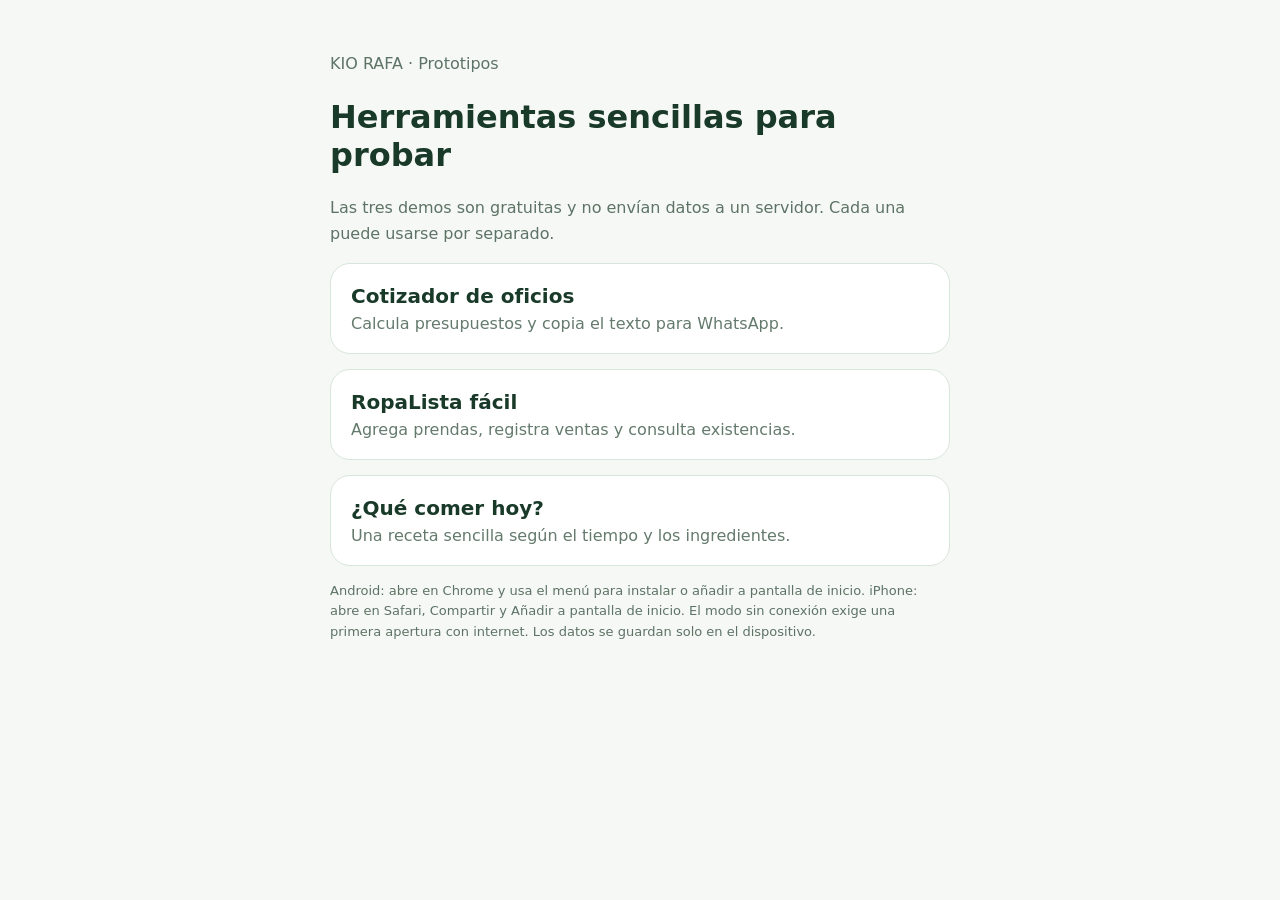
<file: demos/index.html>
<!doctype html><html lang="es-MX"><meta charset="utf-8"><meta name="viewport" content="width=device-width,initial-scale=1"><title>KIO RAFA · Demos</title><style>body{margin:0;background:#f6f8f5;color:#193a29;font:16px system-ui,Arial,sans-serif}main{max-width:620px;margin:auto;padding:35px 18px}h1{font-size:32px}p{color:#5d7365;line-height:1.6}.card{display:block;color:inherit;text-decoration:none;background:white;padding:20px;margin:15px 0;border:1px solid #d7e6dc;border-radius:20px}.card b{font-size:20px}.card span{display:block;color:#647a6d;margin-top:6px}.small{font-size:13px}</style><main><p>KIO RAFA · Prototipos</p><h1>Herramientas sencillas para probar</h1><p>Las tres demos son gratuitas y no envían datos a un servidor. Cada una puede usarse por separado.</p><a class="card" href="./cotizador/"><b>Cotizador de oficios</b><span>Calcula presupuestos y copia el texto para WhatsApp.</span></a><a class="card" href="./ropalista/"><b>RopaLista fácil</b><span>Agrega prendas, registra ventas y consulta existencias.</span></a><a class="card" href="./comida/"><b>¿Qué comer hoy?</b><span>Una receta sencilla según el tiempo y los ingredientes.</span></a><p class="small">Android: abre en Chrome y usa el menú para instalar o añadir a pantalla de inicio. iPhone: abre en Safari, Compartir y Añadir a pantalla de inicio. El modo sin conexión exige una primera apertura con internet. Los datos se guardan solo en el dispositivo.</p></main></html>
</file>
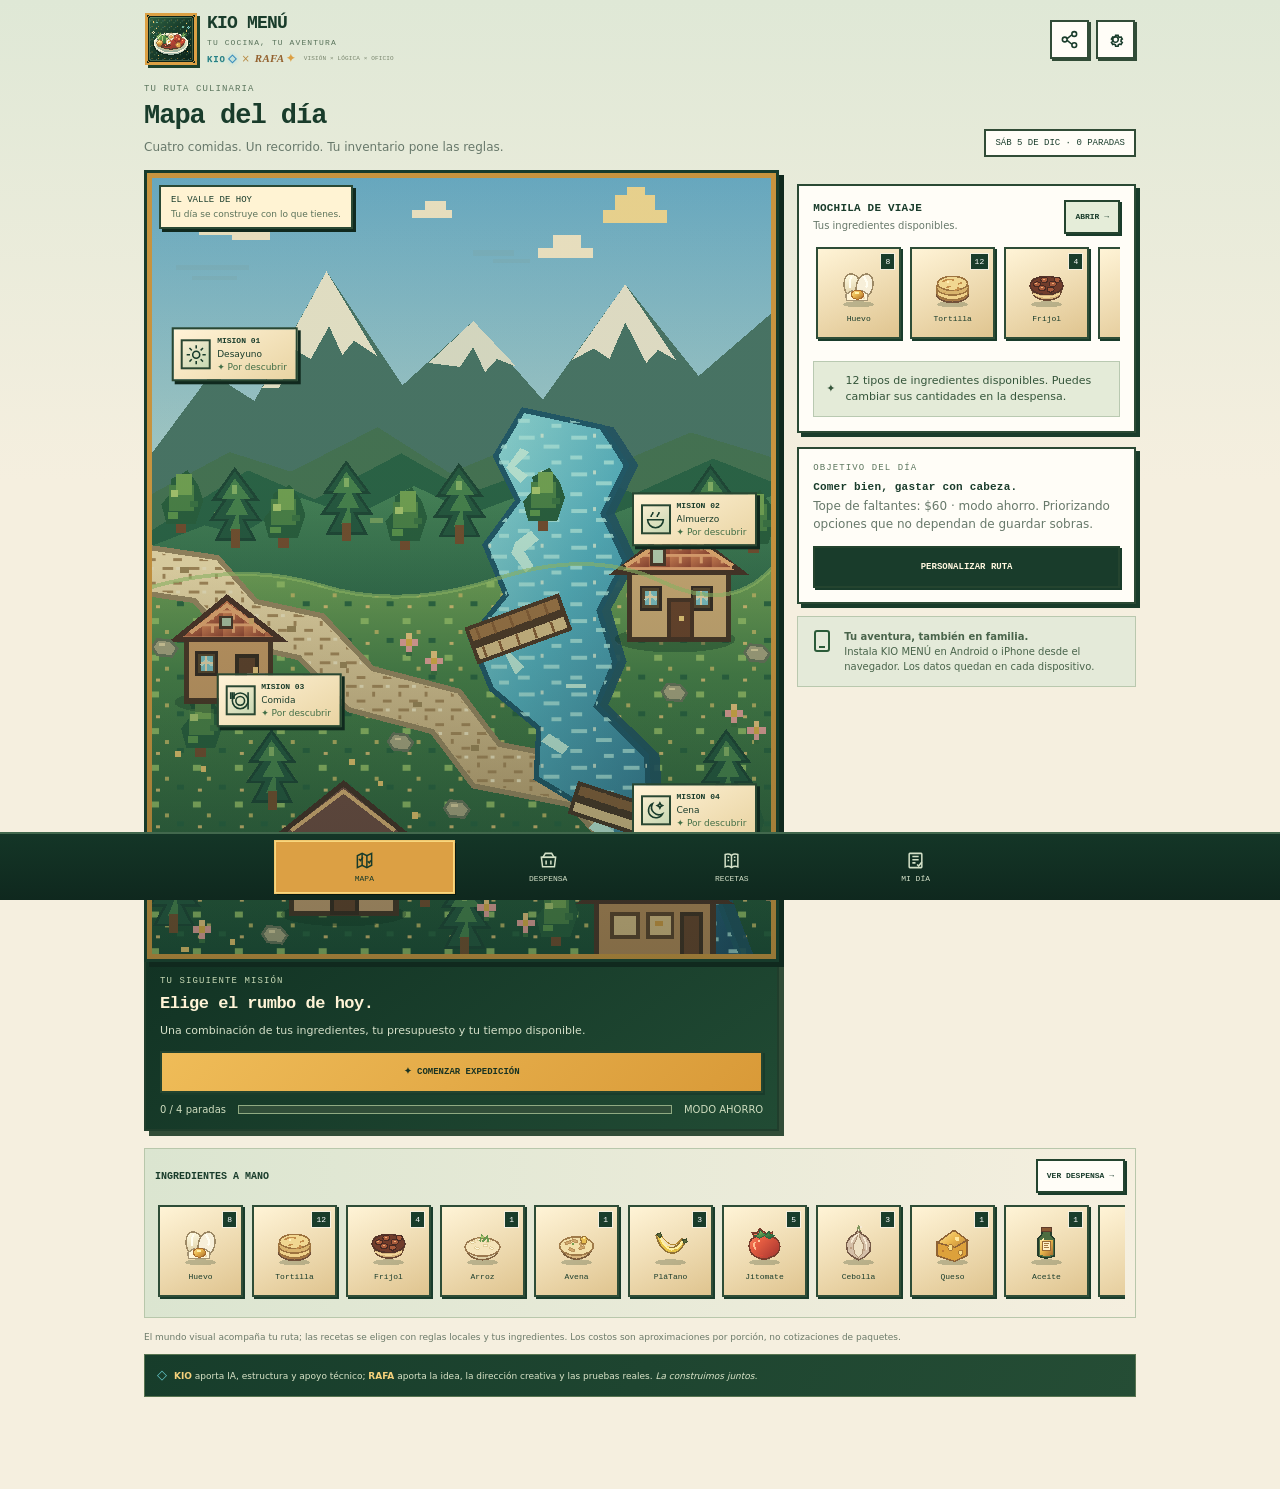
<file: kio-menu/index.html>
<!doctype html>
<html lang="es-MX">
<head>
<meta charset="utf-8">
<meta name="viewport" content="width=device-width,initial-scale=1,viewport-fit=cover">
<meta name="theme-color" content="#193c2b">
<meta name="description" content="KIO MENÚ: una aventura culinaria de KIO × RAFA con ingredientes ilustrados, recetas detalladas y una cocina explorable.">
<meta name="apple-mobile-web-app-capable" content="yes">
<meta name="apple-mobile-web-app-title" content="KIO MENÚ">
<meta name="apple-mobile-web-app-status-bar-style" content="black-translucent">
<link rel="manifest" href="./manifest.webmanifest">
<link rel="icon" href="./icon.svg" type="image/svg+xml">
<link rel="apple-touch-icon" sizes="180x180" href="./apple-touch-icon.png">
<link rel="stylesheet" href="./kio-visual-dna.css">
<title>KIO MENÚ v0.4 · KIO × RAFA</title>
<style>
:root{
 --forest:#193c2b;--deep:#10291e;--leaf:#2d6442;--leaf-light:#6d9b58;
 --cream:#f5efdf;--parchment:#fff5da;--paper:#fffdf7;--amber:#dca044;
 --red:#ba5941;--sky:#8cb8c1;--muted:#68796b;--line:#314c37;--border:2px solid var(--line);
 --pixel:var(--kio-font-pixel);--body:var(--kio-font-ui);--shadow:4px 4px 0 var(--line);
}
*{box-sizing:border-box}html{min-height:100%;background:var(--cream);scroll-behavior:smooth}body{margin:0;background:linear-gradient(180deg,#dfe8d6 0,#f5efdf 480px);color:var(--forest);font-family:var(--body);-webkit-tap-highlight-color:transparent}
button,input,select,textarea{font:inherit}button{cursor:pointer}button:focus-visible,input:focus-visible,select:focus-visible,textarea:focus-visible{outline:3px solid var(--amber);outline-offset:3px}button:disabled{opacity:.42;cursor:not-allowed}
.app{max-width:1040px;margin:0 auto;min-height:100dvh;padding:0 14px calc(90px + env(safe-area-inset-bottom))}
.header{display:flex;align-items:center;justify-content:space-between;gap:10px;padding:13px 1px 11px}
.brand{display:flex;align-items:center;gap:10px;min-width:0}.brand-icon{width:43px;height:43px;flex:none;display:grid;place-items:center;background:var(--forest);border:2px solid var(--line);box-shadow:3px 3px 0 var(--amber)}
.brand-copy{min-width:0}.brand-name{font:900 17px/1 var(--pixel);letter-spacing:-1px;color:var(--forest)}.brand-tag{font:8px var(--pixel);letter-spacing:.7px;color:#58725a;margin-top:6px}.brand-credit{font:7px var(--pixel);letter-spacing:.05px;color:#6c8068;margin-top:4px}
.header-actions{display:flex;gap:7px;align-items:center}.square-btn{display:grid;place-items:center;width:39px;height:39px;border:2px solid var(--line);background:var(--paper);color:var(--forest);box-shadow:2px 2px 0 var(--line);padding:0}.square-btn svg{width:19px;height:19px}
.kicker{font:9px var(--pixel);letter-spacing:1.1px;color:#5c765e;text-transform:uppercase}.title{font:900 clamp(18px,4.8vw,27px)/1.2 var(--pixel);letter-spacing:-1px;margin:6px 0;color:var(--forest)}.sub{font-size:12px;line-height:1.55;color:var(--muted);margin:4px 0 0}
.page{display:none;animation:arrive .22s ease-out}.page.active{display:block}@keyframes arrive{from{opacity:.5;transform:translateY(4px)}to{opacity:1;transform:none}}
.section-head{display:flex;justify-content:space-between;gap:12px;align-items:end;margin:12px 0}
.section-title{font:800 11px var(--pixel);letter-spacing:.2px;margin:0}.section-sub{font-size:10px;color:var(--muted);line-height:1.45;margin-top:5px}
.pixel-panel{background:var(--paper);border:var(--border);box-shadow:var(--shadow)}.panel-pad{padding:14px}
.btn{border:2px solid var(--line);background:var(--paper);color:var(--forest);box-shadow:2px 2px 0 var(--line);padding:11px 12px;font:800 9px/1.4 var(--pixel);display:inline-flex;gap:8px;align-items:center;justify-content:center;text-align:center;transition:transform 90ms,box-shadow 90ms;min-height:42px}
.btn:active{transform:translate(2px,2px);box-shadow:none}.btn-primary{background:var(--amber);color:#193323}.btn-dark{background:var(--forest);color:#fff7df}.btn-soft{background:#e5edd9}.btn-small{font-size:8px;min-height:34px;padding:7px 9px}.btn-block{width:100%}.btn-quiet{background:transparent;box-shadow:none;border-color:#82957f}
.hero-note{display:flex;gap:10px;align-items:center;padding:11px 12px;background:#e4ebd8;border:1px solid #b9c9b1;font-size:11px;line-height:1.45;color:#34553a;margin-top:12px}
.map-intro{display:flex;justify-content:space-between;align-items:end;gap:12px;margin:8px 0 13px}.day-pill{font:9px var(--pixel);border:2px solid var(--line);padding:7px 9px;background:var(--paper);white-space:nowrap}
.map-frame{position:relative;overflow:hidden;background:#7caa7c;border:3px solid var(--line);box-shadow:5px 5px 0 var(--line);isolation:isolate}
.map-art{display:block;width:100%;height:auto;aspect-ratio:740/660;image-rendering:pixelated}

/* Pixel-art dish illustrations created for KIO MENÚ: textured, warm and detailed. */
.dish-art-img{display:block;width:100%;height:100%;max-height:100%;object-fit:contain;image-rendering:auto;mix-blend-mode:normal}
.recipe-card .recipe-art{display:grid;place-items:center;background:#10291e;border:2px solid #314c37;min-height:116px;margin-bottom:8px;overflow:hidden;box-shadow:inset 0 0 0 2px #dca044}
.recipe-card .dish-art-img{width:100%;height:116px;object-fit:contain}
.day-icon{display:grid;place-items:center;background:#10291e;border:1px solid #b6c6a8;min-height:70px;overflow:hidden}
.day-icon .dish-art-img{width:100%;height:58px;object-fit:contain}
.modal-food{width:100%;min-height:154px;background:#10291e;border:2px solid var(--line);display:grid;place-items:center;overflow:hidden}
.modal-food .dish-art-img{width:100%;height:154px;object-fit:contain}
.map-frame:after{content:"";position:absolute;inset:0;pointer-events:none;background:linear-gradient(180deg,#112b1c08 40%,#112b1c48 100%);z-index:0}
.map-banner{position:absolute;left:12px;top:12px;z-index:2;background:#fff5dc;border:2px solid var(--line);padding:8px 10px;box-shadow:3px 3px 0 #183b2b;max-width:calc(100% - 24px)}
.map-banner strong{display:block;font:9px var(--pixel)}.map-banner span{display:block;margin-top:4px;font-size:9px;color:#5b725a}
.map-node{position:absolute;z-index:2;display:flex;align-items:center;gap:6px;max-width:48%;padding:7px 9px 7px 7px;background:var(--parchment);border:2px solid var(--line);box-shadow:3px 3px 0 var(--line);color:var(--forest);text-align:left;transform:translate(-5%,-5%);min-width:116px}
.map-node .node-icon{width:30px;height:30px;display:grid;place-items:center;border:2px solid var(--line);background:#e2e9cf;flex:none}.node-icon svg{width:21px;height:21px}.node-copy{min-width:0}.node-label{display:block;font:800 8px var(--pixel);white-space:nowrap}.node-name{display:block;white-space:nowrap;text-overflow:ellipsis;overflow:hidden;font-size:9px;margin-top:4px;max-width:124px}.node-state{font-size:9px;color:#426e46;margin-top:3px;display:block}
.map-node.done{background:#e6f0cf}.map-node.done .node-icon{background:#b9d68f}.map-node:active{transform:translate(-3%,-3%)}
.node-breakfast{left:5%;top:20%}.node-lunch{right:3%;top:41%;transform:translate(0,-5%)}.node-lunch:active{transform:translate(0,-3%)}.node-meal{left:12%;top:64%}.node-dinner{right:3%;top:78%;transform:translate(0,-5%)}.node-dinner:active{transform:translate(0,-3%)}
.route-bottom{padding:14px;background:var(--forest);color:var(--cream);border:2px solid var(--line);border-top:0;box-shadow:5px 5px 0 var(--line)}
.route-bottom .kicker{color:#c6d8b4}.route-bottom h2{font:900 17px/1.3 var(--pixel);margin:7px 0;color:#fff4d7;letter-spacing:-.5px}.route-bottom p{font-size:11px;line-height:1.5;color:#d4dfc8;margin:0 0 12px}
.route-stats{display:flex;align-items:center;justify-content:space-between;gap:12px;margin-top:11px;font-size:10px;color:#cfddbf}.progress-track{height:9px;background:#314e39;border:1px solid #90aa82;flex:1;overflow:hidden}.progress-fill{height:100%;background:var(--amber);width:0;transition:width .25s}
.ingredient-strip{margin-top:17px}.strip-head{display:flex;align-items:center;justify-content:space-between;gap:8px;margin-bottom:9px}.strip-title{font:800 10px var(--pixel)}.ingredient-scroll{display:flex;gap:9px;overflow-x:auto;padding:3px 3px 10px;scrollbar-width:thin}.ingredient-object{flex:0 0 85px;min-height:92px;background:#fff5da;border:2px solid var(--line);box-shadow:2px 2px 0 var(--line);display:flex;flex-direction:column;align-items:center;justify-content:center;padding:7px 4px;position:relative;color:var(--forest);gap:3px}.ingredient-object:active{transform:translate(1px,1px);box-shadow:none}.food-sprite{width:43px;height:43px;image-rendering:pixelated}.ing-qty{position:absolute;right:4px;top:4px;background:var(--forest);color:white;padding:3px 4px;font:8px var(--pixel);border:1px solid var(--cream)}.ing-name{font:8px var(--pixel);text-align:center;max-width:100%;overflow-wrap:anywhere;line-height:1.25}
.map-footer{font-size:9px;color:#6c7b6a;line-height:1.55;margin:13px 0 0}.maker-credits{padding:12px;background:linear-gradient(145deg,#e5ead8,#f8e9c6);border:1px solid #a6ba9b}.maker-credits p{margin:7px 0;font-size:11px;line-height:1.5}.maker-kio{color:#267e82;font:900 12px var(--pixel)}.maker-rafa{color:#93612e;font:italic 13px Georgia,serif}.creator-credit{margin:9px 0 2px;padding-top:8px;border-top:1px dashed #b8c8ad;text-align:center;font-size:9px;line-height:1.6;color:#687c69}.creator-credit strong{color:#284c35;font-weight:800}.creator-credit span{color:#c78b2e;margin-right:4px}
.kitchen-scene{position:relative;overflow:hidden;border:3px solid var(--line);box-shadow:var(--shadow);background:#234f37}.kitchen-scene svg{display:block;width:100%;height:auto}.scene-title{position:absolute;left:12px;bottom:12px;right:12px;color:#fff4d5;text-shadow:2px 2px #193c2b;font:900 clamp(14px,4vw,21px) var(--pixel);letter-spacing:-.7px}.scene-sub{display:block;font:10px var(--body);font-weight:500;letter-spacing:0;margin-top:5px}
.toolbar{display:flex;gap:8px;flex-wrap:wrap;margin:12px 0}.search{width:100%;display:flex;align-items:center;gap:8px;background:var(--paper);border:2px solid #b7c5aa;padding:0 10px}.search svg{width:18px;height:18px;flex:none}.search input{width:100%;min-width:0;border:0;background:transparent;outline:none;padding:12px 0;color:var(--forest);font-size:12px}
.filter-row{display:flex;gap:7px;overflow-x:auto;padding:2px 2px 8px;scrollbar-width:none}.filter-btn{white-space:nowrap;border:1px solid #a7b89d;background:#e6eadb;color:#39583d;padding:8px 10px;font:8px var(--pixel)}.filter-btn.active{background:var(--forest);color:#fff2cf;border-color:var(--line)}
.inventory-grid{display:grid;grid-template-columns:repeat(3,minmax(0,1fr));gap:9px;margin-top:8px}.inv-card{background:#fff5dc;border:2px solid var(--line);box-shadow:2px 2px 0 var(--line);padding:8px 6px;position:relative;min-width:0;display:flex;flex-direction:column;align-items:center;gap:5px}.inv-card.low{background:#ffead1}.inv-card .food-sprite{width:53px;height:53px}.inv-card .inv-title{font:800 9px var(--pixel);text-align:center;line-height:1.3;overflow-wrap:anywhere}.inv-card .inv-group{font-size:9px;color:var(--muted)}.qty-controls{display:flex;align-items:center;justify-content:center;gap:8px;margin-top:3px}.qty-controls button{width:27px;height:27px;border:1px solid var(--line);background:var(--paper);font:900 14px var(--pixel);color:var(--forest)}.qty-controls span{font:9px var(--pixel);min-width:16px;text-align:center}
.add-row{display:grid;grid-template-columns:minmax(0,1fr) 94px;gap:8px;margin-top:12px}.input{width:100%;min-width:0;background:#fffdf7;border:2px solid #b7c5aa;padding:11px;font-size:12px;color:var(--forest)}
.recipe-grid{display:grid;grid-template-columns:repeat(2,minmax(0,1fr));gap:10px}.recipe-card{background:var(--paper);border:2px solid var(--line);box-shadow:3px 3px 0 var(--line);padding:10px;display:flex;flex-direction:column;min-width:0}.recipe-card .recipe-art{display:grid;place-items:center;background:#e3ead5;border:1px solid #b8c9ad;min-height:90px;margin-bottom:8px}.recipe-card .food-sprite{width:78px;height:78px}.recipe-title{font:800 10px/1.4 var(--pixel);margin:0 0 6px}.recipe-desc{font-size:10px;line-height:1.45;color:var(--muted);margin:0 0 8px;min-height:30px}.recipe-meta{display:flex;flex-wrap:wrap;gap:5px;margin-bottom:9px}.tag{background:#e6ecd9;border:1px solid #c3d0b8;padding:4px 5px;font-size:9px;color:#3e6541}.recipe-card .btn{margin-top:auto}
.day-list{display:grid;gap:10px}.day-card{display:grid;grid-template-columns:58px minmax(0,1fr);gap:10px;padding:10px;background:var(--paper);border:2px solid var(--line);box-shadow:3px 3px 0 var(--line);min-width:0}.day-icon{display:grid;place-items:center;background:#e5ead5;border:1px solid #b6c6a8;min-height:70px}.day-icon .food-sprite{width:45px;height:45px}.day-card.done{background:#e8f0d9}.day-card.done .day-name{text-decoration:line-through;text-decoration-color:#759c5e;text-decoration-thickness:2px}.day-head{display:flex;align-items:center;justify-content:space-between;gap:8px}.day-type{font:8px var(--pixel);color:#60745a}.day-name{font:800 11px/1.35 var(--pixel);margin:4px 0}.day-desc{font-size:10px;color:var(--muted);line-height:1.4}.day-actions{display:flex;gap:6px;flex-wrap:wrap;margin-top:8px}
.empty{padding:27px 15px;text-align:center;border:2px dashed #aab99e;background:#fff9e8}.empty svg{width:48px;height:48px}.empty strong{font:10px var(--pixel);display:block;margin-top:11px}.empty p{font-size:11px;color:var(--muted);line-height:1.55;max-width:390px;margin:8px auto}
.modal-back{position:fixed;inset:0;z-index:50;background:#0c2019d9;display:flex;align-items:flex-end;justify-content:center;padding:12px 12px 0}.modal{width:min(620px,100%);max-height:92dvh;overflow:auto;background:var(--cream);border:3px solid var(--line);box-shadow:7px 0 0 #0a1d14;padding:0 15px calc(17px + env(safe-area-inset-bottom));animation:sheet .2s ease-out}.modal-head{display:flex;justify-content:space-between;align-items:flex-start;gap:10px;position:sticky;top:0;background:var(--cream);padding:15px 0 10px;border-bottom:2px dashed #b7c5aa;z-index:2}.modal-eyebrow{font:8px var(--pixel);color:#648064}.modal-title{font:900 16px/1.35 var(--pixel);margin:5px 0 0}.close-btn{width:34px;height:34px;border:2px solid var(--line);background:var(--amber);font:900 17px var(--pixel);color:var(--forest);flex:none}.modal-body{padding:12px 0}.modal-food{width:100%;min-height:150px;background:#dfe8d2;border:2px solid var(--line);display:grid;place-items:center}.modal-food .food-sprite{width:122px;height:122px}.modal-stats{display:flex;gap:6px;flex-wrap:wrap;margin:10px 0}.modal h3{font:800 10px var(--pixel);margin:15px 0 8px}.modal p,.modal li{font-size:12px;line-height:1.6}.modal ol{padding-left:22px}.modal li{padding-left:3px;margin:7px 0}.ingredients-list{display:flex;gap:6px;flex-wrap:wrap}.ingredient-tag{padding:7px 8px;background:#fff7e3;border:1px solid #b6c6a8;font-size:10px}.ingredient-tag.missing{background:#ffe3c8;border-color:#cf8a52}.modal-actions{display:flex;gap:8px;flex-wrap:wrap;margin-top:15px}.modal-actions .btn{flex:1}
.toast{position:fixed;left:50%;bottom:calc(78px + env(safe-area-inset-bottom));transform:translateX(-50%);z-index:80;background:var(--forest);color:#fff5dc;border:2px solid var(--amber);box-shadow:3px 3px 0 var(--line);padding:10px 14px;font-size:11px;max-width:calc(100% - 32px);text-align:center}.hidden{display:none!important}
.bottom-nav{position:fixed;bottom:0;left:0;right:0;z-index:30;display:flex;justify-content:center;padding:7px 8px calc(7px + env(safe-area-inset-bottom));background:#10291ef5;backdrop-filter:blur(10px);border-top:2px solid #406144}.nav-inner{width:min(730px,100%);display:grid;grid-template-columns:repeat(4,1fr);gap:5px}.nav-item{display:flex;flex-direction:column;align-items:center;justify-content:center;gap:4px;min-height:52px;background:transparent;border:1px solid transparent;color:#d4e1c8;padding:5px 3px;font:8px var(--pixel)}.nav-item svg{width:19px;height:19px}.nav-item.active{background:#dca044;color:#183b2b;border-color:#f8d77d;box-shadow:2px 2px 0 #07190f}.nav-item:active{transform:translateY(1px)}
.install-card{display:flex;gap:10px;align-items:flex-start;padding:12px;background:#e4ead9;border:1px solid #b9c8ae;margin-top:12px}.install-card svg{flex:none}.install-card p{margin:0;font-size:10px;line-height:1.5;color:#49644b}.setting-grid{display:grid;grid-template-columns:1fr 1fr;gap:10px}.setting-field{display:grid;gap:6px}.setting-field label{font:8px var(--pixel)}.setting-field small{font-size:9px;line-height:1.4;color:var(--muted)}.toggle-row{display:flex;gap:9px;align-items:flex-start;padding:11px;border:1px solid #b7c5aa;background:#e7eddc;font-size:11px;line-height:1.5}.toggle-row input{accent-color:var(--forest);width:16px;height:16px;margin:1px 0 0}
.pixel-label{font:8px var(--pixel);letter-spacing:.7px;color:#678165}
@keyframes sheet{from{opacity:.3;transform:translateY(15px)}to{opacity:1;transform:none}}
@media(min-width:700px){.app{padding-left:24px;padding-right:24px}.map-layout{display:grid;grid-template-columns:minmax(0,1.5fr) minmax(255px,.8fr);gap:18px;align-items:start}.map-scene-wrap{min-width:0}.side-panel{position:sticky;top:12px}.map-frame{max-height:none}.map-node{min-width:122px}.map-node .node-name{max-width:150px}.inventory-grid{grid-template-columns:repeat(4,minmax(0,1fr))}.recipe-grid{grid-template-columns:repeat(3,minmax(0,1fr))}.bottom-nav{background:#10291eec}.modal-back{align-items:center;padding:20px}.modal{padding-bottom:18px}}
@media(max-width:420px){.app{padding-left:10px;padding-right:10px}.brand-name{font-size:15px}.brand-icon{width:39px;height:39px}.header{padding-top:10px}.map-banner{padding:6px 8px}.map-banner strong{font-size:8px}.map-banner span{font-size:8px}.map-node{min-width:0;max-width:46%;padding:5px;gap:4px}.map-node .node-icon{width:25px;height:25px}.node-icon svg{width:17px;height:17px}.node-label{font-size:7px}.node-name{font-size:8px;max-width:100px}.node-state{font-size:8px}.inventory-grid{grid-template-columns:repeat(3,minmax(0,1fr))}.recipe-grid{grid-template-columns:repeat(2,minmax(0,1fr))}.day-card{grid-template-columns:51px minmax(0,1fr);gap:8px}.setting-grid{grid-template-columns:1fr}.route-bottom h2{font-size:15px}}
@media(prefers-reduced-motion:reduce){*,*:before,*:after{scroll-behavior:auto!important;animation:none!important;transition:none!important}}

/* KIO VISUAL DNA v1.1 — world art, detailed food atlas and maker identity */
.brand-icon{width:48px;height:48px;display:block;padding:0;overflow:hidden;background:#10291e;border:2px solid #dca044;box-shadow:3px 3px 0 #1e422c;flex:none}
.brand-icon img{display:block;width:100%;height:100%;object-fit:cover}
.brand-copy{min-width:0}.brand-name{display:flex;align-items:baseline;gap:5px;font-size:18px;letter-spacing:-.8px}.brand-name-kio{color:#1c5b4e;text-shadow:1px 1px 0 #c8e6cb}.brand-tag{letter-spacing:1.1px}
.brand-signature{display:flex;align-items:center;gap:4px;margin-top:5px;white-space:nowrap;line-height:1}
.sig-kio{font:900 9px var(--pixel);letter-spacing:.8px;color:#287e82;text-shadow:0 1px 0 #bde2d6}.sig-prism{display:inline-block;margin-left:2px;color:#398cbd;font-size:11px;text-shadow:0 0 4px #7ad4e2}
.sig-cross{font:10px var(--body);color:#b78a43;margin:0 1px}.sig-rafa{font:italic 11px Georgia,serif;font-weight:700;letter-spacing:.3px;color:#93612e}.sig-spark{color:#dca044;margin-left:2px;font-style:normal}.sig-note{font:6px var(--pixel);letter-spacing:.15px;color:#78856d;margin-left:4px}
.map-art-img{display:block;width:100%;height:auto;aspect-ratio:4/5;object-fit:cover;image-rendering:auto}
.map-frame{background:#173b2b;border-color:#173b2b;box-shadow:5px 5px 0 #10291e}
.map-frame:after{background:linear-gradient(180deg,#0e27151a 0%,#0e27151a 40%,#0b241b55 100%)}
.map-banner{background:#fff3d3;border-color:#2b4934;box-shadow:3px 3px 0 #10291e}
.map-node{background:linear-gradient(150deg,#fff3d7,#e9d4a3);border-color:#294732;box-shadow:3px 3px 0 #10291e}
.map-node .node-icon{background:linear-gradient(145deg,#f7edcf,#c8d8b4);border-color:#294732}
.route-bottom{background:linear-gradient(145deg,#123324,#214b34);border-color:#203e2c}
.kitchen-scene{background:#173629;border-color:#264735}
.kitchen-scene .kitchen-art{display:block;width:100%;height:auto;aspect-ratio:4/3;object-fit:cover;image-rendering:auto}
.scene-title{background:linear-gradient(90deg,#10291ee6,#10291e65);left:0;right:0;bottom:0;padding:13px 12px 12px}
.recipe-grid{gap:12px}
.recipe-card{background:linear-gradient(145deg,#fff9e8 0%,#efe1bf 100%);border:2px solid #2a4934;box-shadow:4px 4px 0 #193c2b;border-radius:2px}
.recipe-card .recipe-art{background:#10291e;border:2px solid #355843;box-shadow:inset 0 0 0 2px #dca044;min-height:126px;overflow:hidden;padding:3px}
.dish-illustration{width:100%;height:100%;min-height:0;background-color:#10291e;image-rendering:auto}
.recipe-card .dish-illustration{height:120px;width:100%;min-height:120px}
.day-icon{background:#10291e;border:2px solid #d6b66f;overflow:hidden}
.day-icon .dish-illustration{width:100%;height:58px}
.modal-food{background:#10291e;overflow:hidden;border:2px solid #dca044}
.modal-food .dish-illustration{width:100%;height:154px}
.ingredient-portrait{display:block;width:44px;height:44px;background-color:#f3e5c5;image-rendering:auto}
.ingredient-object{background:linear-gradient(155deg,#fff4d7,#dfc48f);border-color:#2e4d37;box-shadow:2px 2px 0 #193c2b}
.ingredient-object .ingredient-portrait{width:44px;height:44px}
.inv-card{background:linear-gradient(145deg,#fff7de,#e8d6ad);border-color:#2b4934;box-shadow:2px 2px 0 #193c2b}
.inv-card .ingredient-portrait{width:53px;height:53px}
.ingredient-strip{background:linear-gradient(90deg,#dbe5d0,#f5efdf);border:1px solid #b8c7ab;padding:10px}
.pixel-panel{border-color:#2a4934;box-shadow:4px 4px 0 #193c2b}
.search{background:#fff8e7;border-color:#9caf91}
.btn{border-color:#24442f;box-shadow:2px 2px 0 #193c2b}
.btn-primary{background:linear-gradient(135deg,#efbc58,#d99a38)}
.bottom-nav{background:linear-gradient(180deg,#143627,#0f281e);border-color:#42684d}
.nav-item.active{box-shadow:2px 2px 0 #07190f;outline:1px solid #f0c86f}
.creator-credit{padding:10px 12px;background:linear-gradient(120deg,#173d2b,#254d35);color:#d9e3c7;border:1px solid #587451;text-align:left}
.creator-credit strong{color:#f5d17b}.creator-credit:before{content:"◇";color:#62c7ca;font-size:13px;margin-right:7px}.creator-credit span{display:none}
@media(max-width:420px){.brand-name{font-size:16px}.sig-note{font-size:5.5px}.map-node{max-width:46%;min-width:0}.map-node .node-name{max-width:92px}.recipe-card .recipe-art{min-height:105px}.recipe-card .dish-illustration{height:100px;min-height:100px}}
.dish-illustration{display:block;width:100%;height:120px;background:linear-gradient(140deg,#173929,#315a40);overflow:hidden}.dish-illustration svg{display:block;width:100%;height:100%;shape-rendering:crispEdges}.recipe-card .dish-illustration{height:120px}.day-icon .dish-illustration{height:58px}.modal-food .dish-illustration{height:154px}.kitchen-scene .kitchen-art{display:block;width:100%;height:auto;aspect-ratio:37/18;object-fit:cover}
/* KIO VISUAL DNA v1.2 — art detail pass */
.food-sprite{width:51px;height:51px;display:block;overflow:visible;image-rendering:auto;shape-rendering:crispEdges}
.inv-card .food-sprite{width:66px;height:66px}
.ingredient-object .food-sprite{width:49px;height:49px}
.recipe-card .recipe-art{min-height:132px;padding:4px;background:radial-gradient(ellipse at 50% 20%,#2c5a3b,#10291e 78%);border:2px solid #dca044;box-shadow:inset 0 0 0 2px #31573c;margin-bottom:8px}
.recipe-card .dish-art-img{display:block;width:100%;height:122px;object-fit:contain;image-rendering:auto;filter:drop-shadow(0 3px 0 #102219)}
.day-icon .dish-art-img{display:block;width:100%;height:60px;object-fit:contain}
.modal-food .dish-art-img{display:block;width:100%;height:164px;object-fit:contain}
.kitchen-scene .kitchen-art{display:block;width:100%;height:auto;aspect-ratio:37/18;object-fit:cover}
.brand-icon{width:52px;height:52px;background:#10291e;border:2px solid #dca044;box-shadow:3px 3px 0 #1e422c}
.brand-icon img{width:100%;height:100%;object-fit:cover;image-rendering:auto}
@media(max-width:420px){.recipe-card .recipe-art{min-height:112px;padding:3px}.recipe-card .dish-art-img{height:104px}.inv-card .food-sprite{width:58px;height:58px}}
</style>
</head>
<body>
<div class="app">
<header class="header">
  <div class="brand">
    <div class="brand-icon" aria-hidden="true"><img src="./icon.svg" alt="" width="48" height="48"></div>
    <div class="brand-copy"><div class="brand-name">KIO MENÚ</div><div class="brand-tag">TU COCINA, TU AVENTURA</div><div class="brand-signature" aria-label="Creado por KIO y RAFA"><span class="sig-kio">KIO<span class="sig-prism">◇</span></span><span class="sig-cross">×</span><span class="sig-rafa">RAFA<span class="sig-spark">✦</span></span><span class="sig-note">VISIÓN × LÓGICA × OFICIO</span></div></div>
  </div>
  <div class="header-actions">
    <button class="square-btn" id="shareBtn" aria-label="Compartir KIO Menú" title="Compartir">
      <svg viewBox="0 0 24 24" fill="none" stroke="currentColor" stroke-width="2"><circle cx="18" cy="5" r="3"/><circle cx="6" cy="12" r="3"/><circle cx="18" cy="19" r="3"/><path d="m9 11 6-5M9 13l6 5"/></svg>
    </button>
    <button class="square-btn" id="settingsBtn" aria-label="Ajustes" title="Ajustes">
      <svg viewBox="0 0 24 24" fill="none" stroke="currentColor" stroke-width="2"><path d="M12 8.5a3.5 3.5 0 1 0 0 7 3.5 3.5 0 0 0 0-7Z"/><path d="m19.4 15 .1.1 1.4 1.1-1.5 2.6-1.7-.6a8 8 0 0 1-1.6.9l-.3 1.8h-3l-.3-1.8a8 8 0 0 1-1.7-.9l-1.6.6-1.5-2.6 1.4-1.1a8 8 0 0 1 0-1.9l-1.4-1.1 1.5-2.6 1.7.6a8 8 0 0 1 1.6-.9l.3-1.8h3l.3 1.8a8 8 0 0 1 1.7.9l1.6-.6 1.5 2.6-1.4 1.1a8 8 0 0 1-.1 1.8Z" transform="translate(-1 -1) scale(1.03)"/></svg>
    </button>
  </div>
</header>

<main>
<section class="page active" id="page-map" aria-labelledby="mapTitle">
  <div class="map-intro">
    <div><div class="kicker">TU RUTA CULINARIA</div><h1 class="title" id="mapTitle">Mapa del día</h1><p class="sub">Cuatro comidas. Un recorrido. Tu inventario pone las reglas.</p></div>
    <div class="day-pill" id="todayLabel">HOY · 4 PARADAS</div>
  </div>
  <div class="map-layout">
    <div class="map-scene-wrap">
      <div class="map-frame">
        <img src="./realm.svg" class="map-art-img" alt="Valle culinario pixel art con montañas, río, senderos, árboles y casitas" width="480" height="600" fetchpriority="high">
        <div class="map-banner"><strong>EL VALLE DE HOY</strong><span>Tu día se construye con lo que tienes.</span></div>
        <button class="map-node node-breakfast" data-meal="desayuno" aria-label="Abrir misión desayuno"><span class="node-icon" id="nodeIconDesayuno"></span><span class="node-copy"><span class="node-label">MISION 01</span><span class="node-name" id="nodeNameDesayuno">Desayuno</span><span class="node-state" id="nodeStateDesayuno">✦ Por descubrir</span></span></button>
        <button class="map-node node-lunch" data-meal="almuerzo" aria-label="Abrir misión almuerzo"><span class="node-icon" id="nodeIconAlmuerzo"></span><span class="node-copy"><span class="node-label">MISION 02</span><span class="node-name" id="nodeNameAlmuerzo">Almuerzo</span><span class="node-state" id="nodeStateAlmuerzo">✦ Por descubrir</span></span></button>
        <button class="map-node node-meal" data-meal="comida" aria-label="Abrir misión comida"><span class="node-icon" id="nodeIconComida"></span><span class="node-copy"><span class="node-label">MISION 03</span><span class="node-name" id="nodeNameComida">Comida</span><span class="node-state" id="nodeStateComida">✦ Por descubrir</span></span></button>
        <button class="map-node node-dinner" data-meal="cena" aria-label="Abrir misión cena"><span class="node-icon" id="nodeIconCena"></span><span class="node-copy"><span class="node-label">MISION 04</span><span class="node-name" id="nodeNameCena">Cena</span><span class="node-state" id="nodeStateCena">✦ Por descubrir</span></span></button>
      </div>
      <section class="route-bottom">
        <div class="kicker">TU SIGUIENTE MISIÓN</div>
        <h2 id="routeHeading">Elige el rumbo de hoy.</h2>
        <p id="routeDescription">Una combinación de tus ingredientes, tu presupuesto y tu tiempo disponible.</p>
        <button class="btn btn-primary btn-block" id="generateBtn">✦ COMENZAR EXPEDICIÓN</button>
        <div class="route-stats"><span id="routeCount">0 / 4 paradas</span><div class="progress-track"><div class="progress-fill" id="routeProgress"></div></div><span id="routeMode">MODO AHORRO</span></div>
      </section>
    </div>
    <aside class="side-panel">
      <div class="pixel-panel panel-pad" style="margin-top:14px">
        <div class="section-head" style="margin:0 0 10px"><div><h2 class="section-title">MOCHILA DE VIAJE</h2><div class="section-sub">Tus ingredientes disponibles.</div></div><button class="btn btn-small btn-soft" data-view="despensa">ABRIR →</button></div>
        <div class="ingredient-scroll" id="miniInventory"></div>
        <div class="hero-note"><span aria-hidden="true">✦</span><span id="inventorySummary">Registra tu despensa para descubrir combinaciones posibles.</span></div>
      </div>
      <div class="pixel-panel panel-pad" style="margin-top:14px">
        <div class="kicker">OBJETIVO DEL DÍA</div>
        <h2 class="section-title" style="margin-top:8px">Comer bien, gastar con cabeza.</h2>
        <p class="sub" id="goalSummary">El menú prioriza ingredientes disponibles y porciones sencillas.</p>
        <button class="btn btn-block btn-dark" style="margin-top:12px" id="openSettings">PERSONALIZAR RUTA</button>
      </div>
      <div class="install-card"><svg viewBox="0 0 24 24" width="24" height="24" fill="none" stroke="#2b5b39" stroke-width="2"><rect x="5" y="2" width="14" height="20" rx="2"/><path d="M9 18h6"/></svg><p><strong>Tu aventura, también en familia.</strong><br>Instala KIO MENÚ en Android o iPhone desde el navegador. Los datos quedan en cada dispositivo.</p></div>
    </aside>
  </div>
  <section class="ingredient-strip"><div class="strip-head"><h2 class="strip-title">INGREDIENTES A MANO</h2><button class="btn btn-small" data-view="despensa">VER DESPENSA →</button></div><div class="ingredient-scroll" id="inventoryStrip"></div></section>
  <p class="map-footer">El mundo visual acompaña tu ruta; las recetas se eligen con reglas locales y tus ingredientes. Los costos son aproximaciones por porción, no cotizaciones de paquetes.</p><p class="creator-credit"><strong>KIO</strong> aporta IA, estructura y apoyo técnico; <strong>RAFA</strong> aporta la idea, la dirección creativa y las pruebas reales. <em>La construimos juntos.</em></p>
</section>

<section class="page" id="page-despensa" aria-labelledby="pantryTitle">
  <div class="section-head"><div><div class="kicker">TU COCINA EXPLORABLE</div><h1 class="title" id="pantryTitle">Mi despensa</h1><p class="sub">Toca los objetos para ajustar cantidades. La cocina es tu inventario.</p></div></div>
  <div class="kitchen-scene">
    <img src="./kitchen.svg" class="kitchen-art" alt="Cocina pixel art detallada con estantes, especias, utensilios, estufa y plantas" width="740" height="360" loading="lazy">
    <div class="scene-title">La cocina de Kio<span class="scene-sub">Toca tus ingredientes. Descubre lo que puedes preparar.</span></div>
  </div>
  <div class="section-head"><div><h2 class="section-title">DESPENSA ACTUAL</h2><div class="section-sub" id="pantryCount">0 ingredientes registrados</div></div><button class="btn btn-small" id="resetInventory">REINICIAR EJEMPLO</button></div>
  <div class="toolbar"><label class="search" for="pantrySearch"><svg viewBox="0 0 24 24" fill="none" stroke="currentColor" stroke-width="2"><circle cx="10.5" cy="10.5" r="6.5"/><path d="m16 16 5 5"/></svg><input id="pantrySearch" placeholder="Buscar ingrediente..." autocomplete="off"></label></div>
  <div class="filter-row" id="pantryFilters"><button class="filter-btn active" data-filter="todos">TODOS</button><button class="filter-btn" data-filter="verdura">VERDURAS</button><button class="filter-btn" data-filter="proteina">PROTEÍNAS</button><button class="filter-btn" data-filter="grano">GRANOS</button><button class="filter-btn" data-filter="otros">OTROS</button></div>
  <div id="inventoryGrid" class="inventory-grid"></div>
  <div class="pixel-panel panel-pad" style="margin-top:14px"><div class="section-title">¿FALTA ALGO EN LA ALACENA?</div><p class="section-sub">Añade un ingrediente nuevo y asígnale una cantidad aproximada.</p><form class="add-row" id="addForm"><input class="input" id="newIngredient" placeholder="Ej. calabacita" maxlength="40" required><button class="btn btn-primary" type="submit">＋ AÑADIR</button></form></div>
  <div class="install-card"><svg viewBox="0 0 24 24" width="24" height="24" fill="none" stroke="#2b5b39" stroke-width="2"><path d="M12 3v12m-5-5 5 5 5-5"/><path d="M5 17v4h14v-4"/></svg><p><strong>Tu inventario se guarda en este dispositivo.</strong><br>No se sube a una cuenta ni se sincroniza automáticamente con tu familia. Comparte el enlace para que cada persona tenga su propia despensa.</p></div>
</section>

<section class="page" id="page-recetas" aria-labelledby="recipesTitle">
  <div class="kicker">RECETARIO DE LA ALDEA</div><h1 class="title" id="recipesTitle">Descubrimientos</h1><p class="sub">Recetas que puedes explorar, comparar y llevar a tu ruta.</p>
  <div class="toolbar" style="margin-top:14px"><label class="search" for="recipeSearch"><svg viewBox="0 0 24 24" fill="none" stroke="currentColor" stroke-width="2"><circle cx="10.5" cy="10.5" r="6.5"/><path d="m16 16 5 5"/></svg><input id="recipeSearch" placeholder="Buscar receta o ingrediente..." autocomplete="off"></label></div>
  <div class="filter-row" id="recipeFilters"><button class="filter-btn active" data-recipe-filter="todos">TODAS</button><button class="filter-btn" data-recipe-filter="desayuno">DESAYUNO</button><button class="filter-btn" data-recipe-filter="almuerzo">ALMUERZO</button><button class="filter-btn" data-recipe-filter="comida">COMIDA</button><button class="filter-btn" data-recipe-filter="cena">CENA</button></div>
  <div class="recipe-grid" id="recipeGrid"></div>
</section>

<section class="page" id="page-dia" aria-labelledby="dayTitle">
  <div class="kicker">TU RECORRIDO PERSONAL</div><h1 class="title" id="dayTitle">Mi menú de hoy</h1><p class="sub">Cuatro misiones, ajustadas a tu despensa y al ritmo que elijas.</p>
  <div class="pixel-panel panel-pad" style="margin:14px 0"><div class="section-head" style="margin:0"><div><div class="section-title">ESTADO DE LA EXPEDICIÓN</div><div class="section-sub" id="dayProgressText">Aún no has generado el menú.</div></div><span class="day-pill" id="budgetBadge">TOPE $60</span></div><div class="progress-track" style="margin-top:12px;height:12px"><div class="progress-fill" id="dayProgress" style="width:0"></div></div><div class="route-stats" style="color:var(--muted)"><span id="dayDoneCount">0 / 4 completas</span><span id="dayModeName">MODO AHORRO</span></div><button class="btn btn-primary btn-block" id="dayGenerate" style="margin-top:12px">↻ REARMAR EL DÍA</button></div>
  <div class="day-list" id="dayList"></div>
  <div id="dayShopping"></div>
</section>
</main>
</div>
<nav class="bottom-nav" aria-label="Navegación principal"><div class="nav-inner">
  <button class="nav-item active" data-view="mapa"><svg viewBox="0 0 24 24" fill="none" stroke="currentColor" stroke-width="1.9"><path d="m3 6 6-3 6 3 6-3v15l-6 3-6-3-6 3Z"/><path d="M9 3v15M15 6v15"/><path d="m5 10 2 2 3-4M16 13l2 2 2-3"/></svg>MAPA</button>
  <button class="nav-item" data-view="despensa"><svg viewBox="0 0 24 24" fill="none" stroke="currentColor" stroke-width="1.9"><path d="M3 8h18l-1.5 12h-15Z"/><path d="M5 8 8 3h8l3 5M9 12v5M15 12v5"/><path d="M3 8h18"/></svg>DESPENSA</button>
  <button class="nav-item" data-view="recetas"><svg viewBox="0 0 24 24" fill="none" stroke="currentColor" stroke-width="1.9"><path d="M4 4.5c4-1.5 6-.5 8 1 2-1.5 4-2.5 8-1V20c-4-1.5-6-.5-8 1-2-1.5-4-2.5-8-1Z"/><path d="M12 5.5V21M7 8h2M7 12h2M15 8h2M15 12h2"/></svg>RECETAS</button>
  <button class="nav-item" data-view="dia"><svg viewBox="0 0 24 24" fill="none" stroke="currentColor" stroke-width="1.9"><rect x="4" y="3" width="16" height="18" rx="1"/><path d="M8 7h8M8 11h8M8 15h4"/><path d="m14 17 2 2 4-5"/></svg>MI DÍA</button>
</div></nav>
<div class="modal-back hidden" id="modalBack" role="presentation"><section class="modal" role="dialog" aria-modal="true" aria-labelledby="modalTitle"><header class="modal-head"><div><div class="modal-eyebrow" id="modalEyebrow">MISIÓN CULINARIA</div><h2 class="modal-title" id="modalTitle">Descubrimiento</h2></div><button class="close-btn" id="closeModal" aria-label="Cerrar">×</button></header><div class="modal-body" id="modalBody"></div></section></div>
<div class="toast hidden" id="toast" role="status" aria-live="polite"></div>

<script>
(function(){
'use strict';
const STORAGE='kio-menu-state-v3';
const DEFAULT_ITEMS=[
 {name:'huevo',qty:8,group:'proteina',art:'egg'},
 {name:'tortilla',qty:12,group:'grano',art:'tortilla'},
 {name:'frijol',qty:4,group:'grano',art:'beans'},
 {name:'arroz',qty:1,group:'grano',art:'rice'},
 {name:'avena',qty:1,group:'grano',art:'oats'},
 {name:'plátano',qty:3,group:'fruta',art:'banana'},
 {name:'jitomate',qty:5,group:'verdura',art:'tomato'},
 {name:'cebolla',qty:3,group:'verdura',art:'onion'},
 {name:'queso',qty:1,group:'proteina',art:'cheese'},
 {name:'aceite',qty:1,group:'otros',art:'oil'},
 {name:'sal',qty:1,group:'otros',art:'salt'},
 {name:'papa',qty:4,group:'verdura',art:'potato'}
];
const cats=[
 {id:'desayuno',label:'DESAYUNO',num:'01',icon:'sun'},
 {id:'almuerzo',label:'ALMUERZO',num:'02',icon:'bowl'},
 {id:'comida',label:'COMIDA',num:'03',icon:'plate'},
 {id:'cena',label:'CENA',num:'04',icon:'moon'}
];
const recipes=[
{id:'avena-platano',cat:'desayuno',name:'Avena con plátano',desc:'Calientita, sencilla y rendidora.',items:['avena','plátano'],mins:7,cost:11,art:'oats',steps:['Calienta agua en una olla pequeña.','Agrega la avena y mueve de 4 a 6 minutos.','Apaga el fuego, añade el plátano en rodajas y sirve.']},
{id:'huevo-tortilla',cat:'desayuno',name:'Huevito con tortilla',desc:'Un desayuno clásico que se adapta a tu despensa.',items:['huevo','tortilla','cebolla'],mins:10,cost:16,art:'egg',steps:['Pica un poco de cebolla.','Cocina el huevo completamente en un sartén con un poco de aceite.','Sirve con tortillas calientes.']},
{id:'tacos-frijol',cat:'desayuno',name:'Tacos de frijol',desc:'Energía sencilla con ingredientes básicos.',items:['frijol','tortilla'],mins:8,cost:10,art:'taco',steps:['Calienta los frijoles hasta que estén bien calientes.','Calienta las tortillas.','Rellena, dobla y sirve.']},
{id:'quesadilla',cat:'desayuno',name:'Quesadillas doraditas',desc:'Pocos ingredientes, lista en minutos.',items:['tortilla','queso'],mins:7,cost:14,art:'cheese',steps:['Rellena las tortillas con queso.','Caliéntalas en un sartén hasta que el queso se derrita.','Dora ambos lados y sirve caliente.']},
{id:'pan-frijol',cat:'desayuno',name:'Pan con frijoles',desc:'Una opción económica cuando hay pan en casa.',items:['pan','frijol'],mins:6,cost:10,art:'bread',steps:['Tuesta ligeramente el pan.','Calienta los frijoles y úntalos sobre el pan.','Sirve al momento para que no se humedezca demasiado.']},
{id:'avena-canela',cat:'desayuno',name:'Avena con canela',desc:'Un desayuno caliente de bajo costo.',items:['avena','canela'],mins:7,cost:8,art:'oats',steps:['Hierve agua con una pizca de canela.','Añade la avena y cocina moviendo hasta espesar.','Prueba y ajusta la textura con un poco más de agua.']},
{id:'quesadilla-alm',cat:'almuerzo',name:'Quesadillas con salsa',desc:'Perfectas para una pausa rápida.',items:['tortilla','queso','jitomate'],mins:8,cost:16,art:'cheese',steps:['Prepara una salsa sencilla con jitomate y cebolla si tienes.','Rellena las tortillas con queso.','Caliéntalas en el sartén y acompaña con la salsa.']},
{id:'taco-huevo',cat:'almuerzo',name:'Tacos de huevo',desc:'Una combinación práctica y saciante.',items:['huevo','tortilla'],mins:9,cost:14,art:'taco',steps:['Bate el huevo y cocínalo por completo.','Calienta las tortillas.','Reparte el huevo y sirve inmediatamente.']},
{id:'platano-avena',cat:'almuerzo',name:'Tazón de avena y plátano',desc:'Cero complicaciones, ideal si vas con prisa.',items:['avena','plátano'],mins:6,cost:11,art:'oats',steps:['Prepara la avena con agua caliente.','Corta el plátano en rebanadas.','Combina en un tazón y disfruta.']},
{id:'tostada-frijol',cat:'almuerzo',name:'Tostadas de frijol',desc:'Crujientes si tienes tostadas o tortillas para dorar.',items:['frijol','tostada'],mins:8,cost:12,art:'taco',steps:['Calienta los frijoles.','Usa tostadas listas; si no tienes, dora tortillas con poco aceite.','Unta los frijoles y añade jitomate si está disponible.']},
{id:'arroz-huevo-alm',cat:'almuerzo',name:'Arroz con huevo',desc:'Aprovecha dos básicos sin complicarte.',items:['arroz','huevo'],mins:15,cost:13,art:'rice',steps:['Cuece el arroz hasta que esté suave.','Cocina el huevo completamente en un sartén aparte.','Sirve junto y sazona al gusto.']},
{id:'tacos-jitomate',cat:'almuerzo',name:'Tacos de jitomate y queso',desc:'Una alternativa rápida si hay verduras frescas.',items:['tortilla','jitomate','queso'],mins:8,cost:15,art:'taco',steps:['Pica el jitomate.','Calienta las tortillas con queso.','Agrega el jitomate justo antes de comer.']},
{id:'arroz-frijol',cat:'comida',name:'Arroz con frijoles',desc:'Plato económico; combina cereal y legumbre.',items:['arroz','frijol','cebolla'],mins:20,cost:15,art:'rice',steps:['Enjuaga el arroz y cuécelo con agua.','Calienta los frijoles completamente.','Sirve juntos y añade cebolla cocida al gusto.']},
{id:'enfrijoladas',cat:'comida',name:'Enfrijoladas sencillas',desc:'Sabor de casa con ingredientes accesibles.',items:['tortilla','frijol','queso'],mins:14,cost:18,art:'taco',steps:['Calienta los frijoles y machácalos para hacer una salsa espesa.','Pasa las tortillas por la salsa caliente.','Dobla y añade queso. Come recién preparado.']},
{id:'pasta-roja',cat:'comida',name:'Pasta roja casera',desc:'Una comida rendidora con salsa sencilla.',items:['pasta','jitomate','cebolla'],mins:20,cost:17,art:'pasta',steps:['Cuece la pasta siguiendo las indicaciones del paquete.','Sofríe cebolla; agrega jitomate picado y cocina hasta formar salsa.','Mezcla con la pasta y sirve caliente.']},
{id:'arroz-verduras',cat:'comida',name:'Arroz con verduras',desc:'Una base flexible para aprovechar vegetales.',items:['arroz','zanahoria','cebolla'],mins:20,cost:16,art:'rice',steps:['Pica la zanahoria y la cebolla.','Cocina las verduras y agrega arroz con agua.','Cuece hasta que el arroz esté suave.']},
{id:'papa-huevo',cat:'comida',name:'Papas con huevo',desc:'Comida accesible y fácil de ajustar.',items:['papa','huevo','cebolla'],mins:18,cost:17,art:'egg',steps:['Corta la papa en cubos pequeños y cocínala hasta que esté suave.','Añade cebolla y después el huevo.','Cocina todo completamente antes de servir.']},
{id:'pollo-arroz',cat:'comida',name:'Pollo con arroz',desc:'Opción con más preparación; úsala solo si tienes pollo fresco o bien conservado.',items:['pollo','arroz','cebolla'],mins:30,cost:31,art:'rice',steps:['Comprueba que el pollo se ha conservado de forma segura.','Cocina el pollo por completo, sin partes crudas.','Prepara el arroz y sirve ambos al terminar.'],careful:true},
{id:'sopa-pasta',cat:'comida',name:'Sopa de pasta con jitomate',desc:'Calientita y económica.',items:['pasta','jitomate','cebolla'],mins:18,cost:15,art:'soup',steps:['Licúa o pica jitomate con un poco de cebolla.','Sofríe la pasta si lo acostumbras y añade agua y salsa.','Cuece hasta que la pasta esté suave.']},
{id:'quesadilla-cena',cat:'cena',name:'Quesadillas de cierre',desc:'Cena rápida sin ensuciar demasiados trastes.',items:['tortilla','queso'],mins:7,cost:14,art:'cheese',steps:['Rellena las tortillas con queso.','Calienta en sartén hasta que el queso se derrita.','Sirve al terminar de cocinar.']},
{id:'huevo-jitomate',cat:'cena',name:'Huevo con jitomate',desc:'Una cena sencilla con verdura.',items:['huevo','jitomate','cebolla'],mins:10,cost:16,art:'egg',steps:['Pica jitomate y cebolla.','Cocínalos unos minutos y agrega el huevo.','Cocina hasta que el huevo esté completamente hecho.']},
{id:'sopa-pasta-cena',cat:'cena',name:'Sopita de pasta',desc:'Una opción caliente para terminar el día.',items:['pasta','jitomate'],mins:17,cost:13,art:'soup',steps:['Prepara una salsa ligera de jitomate.','Agrega agua y pasta.','Cuece hasta que la pasta esté suave y sirve inmediatamente.']},
{id:'frijol-tortilla-cena',cat:'cena',name:'Tacos suaves de frijol',desc:'Pocos pasos y buen aprovechamiento.',items:['frijol','tortilla'],mins:8,cost:10,art:'taco',steps:['Calienta los frijoles por completo.','Calienta las tortillas.','Rellena y sirve; agrega salsa si tienes.']},
{id:'avena-cena',cat:'cena',name:'Avena ligera',desc:'Útil cuando buscas algo sencillo y barato.',items:['avena','plátano'],mins:7,cost:11,art:'oats',steps:['Cuece la avena con agua hasta que espese.','Añade plátano al final.','Come recién preparado.']}
];
const categoryNames={desayuno:'Desayuno',almuerzo:'Almuerzo',comida:'Comida',cena:'Cena'};
const ingredientCosts={huevo:5,tortilla:2,frijol:4,arroz:3,avena:4,platano:4,jitomate:3,cebolla:2,queso:6,pan:3,canela:1,tostada:3,pasta:4,zanahoria:3,papa:4,pollo:15};
let state={inventory:DEFAULT_ITEMS.map(x=>Object.assign({},x)),budget:60,mode:'ahorro',noFridge:true,menuIds:[],done:[],favorites:[],view:'mapa'};
let activePantryFilter='todos',activeRecipeFilter='todos',toastTimer=null,pendingInstall=null;
const $=s=>document.querySelector(s),$$=s=>Array.from(document.querySelectorAll(s));
function norm(s){let v=String(s||'').toLowerCase().normalize('NFD').replace(/[\u0300-\u036f]/g,'').replace(/[^a-z0-9 ]/g,' ').trim().replace(/\s+/g,' ');const aliases={huevos:'huevo',frijoles:'frijol',tortillas:'tortilla',platanos:'platano',jitomates:'jitomate',cebollas:'cebolla',quesos:'queso',papas:'papa',zanahorias:'zanahoria',tostadas:'tostada'};return aliases[v]||v}
function esc(s){return String(s).replace(/[&<>"']/g,c=>({'&':'&amp;','<':'&lt;','>':'&gt;','"':'&quot;',"'":'&#39;'}[c]))}
function getIng(name){const key=norm(name);return state.inventory.find(x=>norm(x.name)===key)||null}
function owns(name){return !!getIng(name)&&getIng(name).qty>0}
function missing(r){return r.items.filter(x=>!owns(x))}
function ownedCount(r){return r.items.length-missing(r).length}
function missCost(r){return missing(r).reduce((n,x)=>n+(ingredientCosts[norm(x)]||4),0)}
function money(n){return new Intl.NumberFormat('es-MX',{style:'currency',currency:'MXN',maximumFractionDigits:0}).format(n)}
function save(){try{localStorage.setItem(STORAGE,JSON.stringify(state))}catch(e){toast('No se pudieron guardar los cambios en este dispositivo.')}}
function load(){try{const raw=localStorage.getItem(STORAGE)||localStorage.getItem('kio-menu-state-v2');const x=JSON.parse(raw||'null');if(x&&typeof x==='object'){state=Object.assign(state,x);if(!Array.isArray(state.inventory))state.inventory=DEFAULT_ITEMS.map(a=>Object.assign({},a));if(!Array.isArray(state.menuIds))state.menuIds=[];if(!Array.isArray(state.done))state.done=[];if(!Array.isArray(state.favorites))state.favorites=[];if(!localStorage.getItem(STORAGE))save()}}catch(e){}}
function toast(message){const el=$('#toast');el.textContent=message;el.classList.remove('hidden');clearTimeout(toastTimer);toastTimer=setTimeout(()=>el.classList.add('hidden'),2600)}
function svgSprite(kind,size){return ingredientSprite(kind,groupOf(kind))}
function iconSvg(name){const paths={sun:'<circle cx="12" cy="12" r="4"/><path d="M12 2v2M12 20v2M4.9 4.9l1.4 1.4m11.4 11.4 1.4 1.4M2 12h2m16 0h2M4.9 19.1l1.4-1.4M17.7 6.3l1.4-1.4"/>',bowl:'<path d="M3 12h18a9 9 0 0 1-18 0Z"/><path d="M7 8c0-2 2-2 2-4m5 4c0-2 2-2 2-4"/>',plate:'<circle cx="12" cy="12" r="9"/><circle cx="12" cy="12" r="5"/><path d="M3 3v6m-2-6v6m4-6v6M21 3v18"/>',moon:'<path d="M20 15.5A8.5 8.5 0 0 1 8.5 4 8.5 8.5 0 1 0 20 15.5Z"/><path d="m17 3 1 2 2 1-2 1-1 2-1-2-2-1 2-1Z"/>'};return '<svg viewBox="0 0 24 24" fill="none" stroke="currentColor" stroke-width="1.8" stroke-linecap="square" stroke-linejoin="miter" aria-hidden="true">'+(paths[name]||paths.plate)+'</svg>'}
function dishArt(kind,label){
 const text=norm((label||'')+' '+(kind||'')),alt=esc(label||'Platillo de KIO MENÚ');
 const img=(file)=>'<img class="dish-art-img" src="./assets/food/'+file+'.webp" alt="'+alt+'" loading="lazy" decoding="async" width="320" height="240">';
 const shell='<svg class="dish-art-img dish-art-vector" viewBox="0 0 320 220" role="img" aria-label="'+alt+'" xmlns="http://www.w3.org/2000/svg" shape-rendering="crispEdges"><defs><linearGradient id="platePorcelain" x1="0" y1="0" x2="0" y2="1"><stop stop-color="#fff7dc"/><stop offset="1" stop-color="#c6d5be"/></linearGradient><linearGradient id="foodGold" x1="0" y1="0" x2="1" y2="1"><stop stop-color="#ffe08a"/><stop offset=".55" stop-color="#dfa044"/><stop offset="1" stop-color="#a96332"/></linearGradient><linearGradient id="foodRed" x1="0" y1="0" x2="1" y2="1"><stop stop-color="#f18b5b"/><stop offset=".55" stop-color="#c34b39"/><stop offset="1" stop-color="#7e332a"/></linearGradient><linearGradient id="foodLeaf" x1="0" y1="0" x2="1" y2="1"><stop stop-color="#b9d97b"/><stop offset=".5" stop-color="#58924b"/><stop offset="1" stop-color="#26583b"/></linearGradient></defs><ellipse cx="160" cy="174" rx="113" ry="18" fill="#07180f" opacity=".8"/><ellipse cx="160" cy="128" rx="118" ry="69" fill="#8ca6a0" stroke="#10291e" stroke-width="5"/><ellipse cx="160" cy="121" rx="115" ry="66" fill="url(#platePorcelain)" stroke="#fff8df" stroke-width="4"/><ellipse cx="160" cy="117" rx="99" ry="53" fill="#e9d4a1" stroke="#ad9060" stroke-width="3"/>';
 const rice='<path d="M63 114Q160 151 257 114L235 159Q160 197 85 159Z" fill="#c59b66" stroke="#725039" stroke-width="4"/><ellipse cx="160" cy="113" rx="96" ry="43" fill="#f0dfad" stroke="#9a7647" stroke-width="3"/><g fill="#fff7d7" stroke="#d7be83" stroke-width="2"><rect x="89" y="93" width="14" height="5" transform="rotate(-20 89 93)"/><rect x="112" y="78" width="15" height="5" transform="rotate(18 112 78)"/><rect x="140" y="88" width="14" height="5" transform="rotate(-12 140 88)"/><rect x="161" y="75" width="15" height="5" transform="rotate(22 161 75)"/><rect x="190" y="89" width="15" height="5" transform="rotate(-23 190 89)"/><rect x="213" y="99" width="14" height="5" transform="rotate(13 213 99)"/><rect x="104" y="111" width="15" height="5" transform="rotate(12 104 111)"/><rect x="137" y="116" width="14" height="5" transform="rotate(-17 137 116)"/><rect x="176" y="110" width="14" height="5" transform="rotate(12 176 110)"/><rect x="197" y="117" width="13" height="5" transform="rotate(-18 197 117)"/></g><g fill="#793f2d" stroke="#4b2c24" stroke-width="2"><ellipse cx="80" cy="116" rx="9" ry="6"/><ellipse cx="99" cy="130" rx="9" ry="6"/><ellipse cx="121" cy="122" rx="9" ry="6"/><ellipse cx="208" cy="128" rx="9" ry="6"/><ellipse cx="230" cy="116" rx="9" ry="6"/></g><g fill="#f5b27b"><rect x="77" y="113" width="4" height="2"/><rect x="96" y="127" width="4" height="2"/><rect x="118" y="119" width="4" height="2"/><rect x="205" y="125" width="4" height="2"/></g><path d="M149 80 155 66 161 79 169 63 174 82" fill="none" stroke="url(#foodLeaf)" stroke-width="6"/><rect x="155" y="72" width="7" height="5" fill="#c8e08b"/>';
 const quesadilla='<path d="M82 143 140 55Q148 43 160 55L216 143Z" fill="url(#foodGold)" stroke="#80532e" stroke-width="5"/><path d="M92 138 143 65Q149 58 155 65L205 138Z" fill="#f5d98b" stroke="#d29b48" stroke-width="3"/><path d="M108 114 138 69M127 131 156 90M158 132 184 93" stroke="#fff0ae" stroke-width="5"/><path d="M98 132 110 121M176 131 188 119" stroke="#a96532" stroke-width="4"/><path d="M115 97Q126 88 137 97T157 99T178 99" fill="none" stroke="#edb84f" stroke-width="5"/><rect x="138" y="82" width="6" height="5" fill="#e3a143"/><rect x="162" y="111" width="7" height="5" fill="#a75d32"/><path d="M82 149 216 149" stroke="#dca044" stroke-width="4"/><g fill="#6d994b"><rect x="64" y="106" width="7" height="7"/><rect x="232" y="114" width="7" height="7"/><rect x="215" y="91" width="6" height="5"/></g><g fill="#cf503a"><rect x="58" y="119" width="9" height="8"/><rect x="235" y="130" width="8" height="7"/><rect x="224" y="88" width="6" height="6"/></g>';
 const pasta='<ellipse cx="160" cy="113" rx="97" ry="47" fill="#b84a36" stroke="#833c2d" stroke-width="4"/><g fill="none" stroke-linecap="square"><path d="M76 110Q87 77 108 94T143 95T177 94T211 94T243 112" stroke="#e4a641" stroke-width="13"/><path d="M76 110Q87 77 108 94T143 95T177 94T211 94T243 112" stroke="#ffe08a" stroke-width="5"/><path d="M88 130Q105 104 126 120T166 118T201 121T230 127" stroke="#d99836" stroke-width="13"/><path d="M88 130Q105 104 126 120T166 118T201 121T230 127" stroke="#f7d67e" stroke-width="5"/><path d="M105 87Q124 70 145 86T184 84T214 90" stroke="#a93e30" stroke-width="7"/></g><g fill="url(#foodLeaf)" stroke="#315f3b" stroke-width="2"><path d="M125 87 132 70 140 81 151 72 151 88 139 96Z"/><path d="M185 110 192 93 200 104 211 95 211 111 199 118Z"/></g><rect x="136" y="79" width="6" height="4" fill="#d9e99a"/><rect x="198" y="103" width="6" height="4" fill="#d9e99a"/><rect x="103" y="106" width="7" height="5" fill="#ee6c4c"/><rect x="220" y="111" width="7" height="5" fill="#ee6c4c"/>';
 const potato='<g stroke="#8b5d32" stroke-width="4"><path d="M75 108Q68 89 88 82L109 88 119 108 106 127 83 125Z" fill="url(#foodGold)"/><path d="M116 129Q110 108 129 99L149 105 158 125 144 142 123 142Z" fill="#e7b054"/><path d="M162 111Q157 91 177 83L197 91 205 110 192 128 171 126Z" fill="#f1c76e"/><path d="M201 133Q195 113 214 105L233 111 240 130 229 145 208 144Z" fill="#d89a42"/></g><g fill="#fff0a5"><rect x="84" y="91" width="8" height="5"/><rect x="131" y="109" width="7" height="4"/><rect x="180" y="91" width="8" height="5"/><rect x="218" y="115" width="7" height="4"/></g><g fill="#a85f31"><rect x="99" y="112" width="7" height="5"/><rect x="141" y="129" width="7" height="4"/><rect x="190" y="110" width="7" height="5"/><rect x="226" y="135" width="6" height="4"/></g><path d="M100 75Q114 60 129 73T159 75" fill="none" stroke="#fff7dc" stroke-width="18"/><ellipse cx="129" cy="75" rx="8" ry="7" fill="#e9a63b"/><ellipse cx="129" cy="75" rx="4" ry="3" fill="#ffe28a"/><path d="M157 76Q170 63 184 76T210 78" fill="none" stroke="#fff7dc" stroke-width="15"/><ellipse cx="181" cy="76" rx="7" ry="6" fill="#e9a63b"/>';
 const tostadas='<g><ellipse cx="115" cy="107" rx="48" ry="35" fill="#bd8b4b" stroke="#80522f" stroke-width="4"/><ellipse cx="115" cy="101" rx="42" ry="30" fill="#edc876" stroke="#f4d995" stroke-width="3"/><path d="M79 104Q112 76 151 101" fill="none" stroke="#fff0b2" stroke-width="4"/><ellipse cx="204" cy="116" rx="48" ry="34" fill="#bd8b4b" stroke="#80522f" stroke-width="4"/><ellipse cx="204" cy="110" rx="42" ry="29" fill="#e9c46d" stroke="#f4d995" stroke-width="3"/><g fill="#79422e" stroke="#4f3026" stroke-width="2"><ellipse cx="96" cy="99" rx="8" ry="5"/><ellipse cx="119" cy="91" rx="8" ry="5"/><ellipse cx="133" cy="110" rx="8" ry="5"/><ellipse cx="186" cy="109" rx="8" ry="5"/><ellipse cx="211" cy="99" rx="8" ry="5"/><ellipse cx="223" cy="117" rx="8" ry="5"/></g><g fill="url(#foodLeaf)"><path d="M92 92 87 76 100 83 108 70 113 88 124 82 120 99Z"/><path d="M180 103 176 87 189 94 199 81 204 99 215 93 210 108Z"/></g><rect x="101" y="86" width="7" height="5" fill="#db5b3d"/><rect x="201" y="91" width="7" height="5" fill="#db5b3d"/></g>';
 const enfrijoladas='<path d="M62 94Q160 130 258 94L238 151Q160 188 82 151Z" fill="#bda073" stroke="#67462f" stroke-width="4"/><ellipse cx="160" cy="93" rx="100" ry="42" fill="#673b2c" stroke="#4a2e24" stroke-width="4"/><path d="M75 91 110 69 146 89 137 115 97 114Z" fill="#e7c578" stroke="#9e6b37" stroke-width="3"/><path d="M128 85 164 65 200 85 190 111 150 109Z" fill="#eacb7a" stroke="#9e6b37" stroke-width="3"/><path d="M181 97 213 78 246 98 232 121 198 119Z" fill="#e3bd6e" stroke="#9e6b37" stroke-width="3"/><path d="M75 89 111 78 144 91 137 113 98 112Z" fill="#74402d"/><path d="M128 84 164 74 198 87 190 109 151 107Z" fill="#773e2c"/><path d="M181 96 214 86 242 99 232 119 198 117Z" fill="#71402c"/><g fill="#f7e6bb"><rect x="90" y="86" width="7" height="5"/><rect x="108" y="96" width="7" height="5"/><rect x="147" y="83" width="8" height="5"/><rect x="164" y="93" width="7" height="5"/><rect x="205" y="99" width="8" height="5"/></g><g fill="url(#foodLeaf)"><path d="M117 70 124 56 131 65 142 57 143 72 132 77Z"/><path d="M176 70 181 59 188 67 198 60 198 73 187 79Z"/></g>';
 const generic='<path d="M62 111Q160 150 258 111L236 157Q160 195 84 157Z" fill="#d5b47d" stroke="#775236" stroke-width="4"/><ellipse cx="160" cy="111" rx="96" ry="42" fill="#f0dca6" stroke="#a27a48" stroke-width="3"/><path d="M78 113 102 83 128 103 122 130 92 132Z" fill="url(#foodGold)" stroke="#9f6a38" stroke-width="3"/><path d="M141 104 164 78 188 103 182 128 151 132Z" fill="url(#foodRed)" stroke="#873d2e" stroke-width="3"/><path d="M190 111 214 90 237 112 229 131 199 132Z" fill="url(#foodLeaf)" stroke="#315f3b" stroke-width="3"/><rect x="95" y="94" width="8" height="5" fill="#fff0b2"/><rect x="157" y="91" width="8" height="5" fill="#ffb57d"/><rect x="212" y="104" width="7" height="5" fill="#d4e89b"/>';
 if(/pasta/.test(text)&&!/sopa|sopita/.test(text))return shell+pasta+'</svg>';
 if(/quesadilla/.test(text))return shell+quesadilla+'</svg>';
 if(/arroz/.test(text))return shell+rice+'</svg>';
 if(/papa/.test(text))return shell+potato+'</svg>';
 if(/tostada/.test(text))return shell+tostadas+'</svg>';
 if(/enfrijolada/.test(text))return shell+enfrijoladas+'</svg>';
 if(/avena|oats/.test(text))return img('oats');
 if(/huevo|egg/.test(text))return img('egg');
 if(/pan|sandwich/.test(text))return img('sandwich');
 if(/sopa|sopita|soup|caldo/.test(text))return img('soup');
 if(/taco|tortilla/.test(text))return img('tacos');
 if(/frijol/.test(text))return shell+enfrijoladas+'</svg>';
 if(/chilaquil/.test(text))return img('chilaquiles');
 if(/pollo|ensalada|salad|verdura/.test(text))return img('salad');
 return shell+generic+'</svg>';
}
function ingredientSprite(name,group){
 const n=norm(name);
 let kind='basket';
 if(/tomate|jitomate/.test(n))kind='tomato';
 else if(/cebolla/.test(n))kind='onion';
 else if(/ajo/.test(n))kind='garlic';
 else if(/zanahoria/.test(n))kind='carrot';
 else if(/espinaca|lechuga|cilantro|perejil|verdura|brocoli|brócoli|calabacita/.test(n))kind='greens';
 else if(/huevo/.test(n))kind='egg';
 else if(/queso/.test(n))kind='cheese';
 else if(/tortilla|tostada/.test(n))kind='tortilla';
 else if(/frijol|frijoles/.test(n))kind='beans';
 else if(/arroz/.test(n))kind='rice';
 else if(/avena/.test(n))kind='oats';
 else if(/platano|plátano|banana/.test(n))kind='banana';
 else if(/aguacate/.test(n))kind='avocado';
 else if(/limon|limón|naranja|lim[aó]n/.test(n))kind='citrus';
 else if(/papa|patata/.test(n))kind='potato';
 else if(/pan|bolillo/.test(n))kind='bread';
 else if(/pasta|espagueti/.test(n))kind='pasta';
 else if(/aceite/.test(n))kind='oil';
 else if(/sal$/.test(n))kind='salt';
 else if(/pollo|carne|res|cerdo|jamon|jamón|salchicha/.test(n))kind='chicken';
 else if(/atun|atún|pescado|sardina/.test(n))kind='fish';
 else if(/pepino|calabaza/.test(n))kind='cucumber';
 else if(/chile/.test(n))kind='chile';
 else if(/manzana/.test(n))kind='apple';
 else if(/fresa|frutilla/.test(n))kind='berry';
 else if(/leche/.test(n))kind='milk';
 else if(/yogur/.test(n))kind='yogurt';
 else if(/harina/.test(n))kind='flour';
 else if(/canela|comino|pimienta|especia/.test(n))kind='spice';
 else if(/azucar|azúcar/.test(n))kind='sugar';
 else if(group==='fruta')kind='fruit';
 else if(group==='verdura')kind='greens';
 else if(group==='proteina')kind='egg';
 else if(group==='grano')kind='rice';
 const head='<svg class="food-sprite kio-food-art" viewBox="0 0 96 96" role="img" aria-label="'+esc(titleCase(name))+'" xmlns="http://www.w3.org/2000/svg" shape-rendering="crispEdges"><defs>'+
 '<linearGradient id="kioRed" x1="0" y1="0" x2="1" y2="1"><stop stop-color="#ff9970"/><stop offset=".38" stop-color="#e75e42"/><stop offset="1" stop-color="#9f302d"/></linearGradient>'+
 '<linearGradient id="kioGold" x1="0" y1="0" x2="1" y2="1"><stop stop-color="#ffe79b"/><stop offset=".45" stop-color="#e9b54c"/><stop offset="1" stop-color="#a76b2e"/></linearGradient>'+
 '<linearGradient id="kioLeaf" x1="0" y1="0" x2="1" y2="1"><stop stop-color="#b4d87a"/><stop offset=".45" stop-color="#4f914b"/><stop offset="1" stop-color="#215539"/></linearGradient>'+
 '<linearGradient id="kioCream" x1="0" y1="0" x2="0" y2="1"><stop stop-color="#fffbe2"/><stop offset="1" stop-color="#d9c79a"/></linearGradient>'+
 '<linearGradient id="kioBrown" x1="0" y1="0" x2="1" y2="1"><stop stop-color="#b8784d"/><stop offset="1" stop-color="#643b2a"/></linearGradient>'+
 '<pattern id="kioGrain" width="9" height="8" patternUnits="userSpaceOnUse"><rect width="9" height="8" fill="#e5c078"/><rect x="2" y="2" width="3" height="2" fill="#fff0b5"/><rect x="6" y="5" width="2" height="2" fill="#a7763d"/></pattern>'+
 '</defs><ellipse cx="48" cy="83" rx="30" ry="6" fill="#153321" opacity=".24"/>';
 let art='';
 switch(kind){
 case 'tomato':
  art='<path d="M48 24 39 17 33 26 24 25 29 34Q17 38 18 52 19 69 36 74 48 80 60 73 78 69 78 51 77 37 64 33L63 24 54 28Z" fill="url(#kioRed)" stroke="#783b2c" stroke-width="3"/><path d="M47 27 39 20 36 29 28 30 38 36 48 31 57 37 68 30 59 28 57 22 51 28Z" fill="url(#kioLeaf)" stroke="#2e6540" stroke-width="2"/><path d="M29 43Q26 53 31 58" fill="none" stroke="#ffbd91" stroke-width="4"/><rect x="35" y="39" width="5" height="4" fill="#ffd0a2"/><rect x="59" y="58" width="6" height="4" fill="#c34335"/><rect x="39" y="68" width="6" height="3" fill="#d94a39"/>';
  break;
 case 'onion':
  art='<path d="M48 20 41 28 31 34 24 47 27 63 38 73 48 78 59 73 70 62 72 47 65 34 55 28Z" fill="#d5bfa8" stroke="#765a47" stroke-width="3"/><path d="M48 23 44 38 38 48 40 65 48 74 56 65 58 48 52 38Z" fill="#eee0c4" stroke="#ab9074" stroke-width="2"/><path d="M48 22Q48 15 54 13M49 27Q37 32 34 45M58 34Q66 46 63 58" fill="none" stroke="#f7ebd5" stroke-width="3"/><path d="M46 20 48 11 51 22" fill="none" stroke="#81965d" stroke-width="3"/><rect x="31" y="52" width="4" height="5" fill="#bd9d80"/><rect x="57" y="57" width="4" height="4" fill="#c3a488"/>';
  break;
 case 'garlic':
  art='<path d="M47 30 40 21 43 15 49 23 54 17 59 22 54 31Q66 31 70 43 75 59 61 72L49 78 37 73Q22 63 28 46 32 34 47 30Z" fill="#e7ddc5" stroke="#796c59" stroke-width="3"/><path d="M47 31Q33 37 34 53L43 69 49 76 48 42Z" fill="#fff6df" stroke="#b9a78b" stroke-width="2"/><path d="M53 34Q66 39 63 54L54 69 49 76 51 43Z" fill="#d7c8ad" stroke="#9b886e" stroke-width="2"/><path d="M36 42 31 49M61 45 66 52" stroke="#fff8e4" stroke-width="3"/><rect x="43" y="55" width="4" height="7" fill="#f8efdc"/>';
  break;
 case 'carrot':
  art='<path d="M29 30 67 34 57 57 43 77 36 68 29 48Z" fill="url(#kioRed)" stroke="#843f2a" stroke-width="3"/><path d="M32 34 61 37 55 51 40 71" fill="none" stroke="#ffb469" stroke-width="4"/><path d="M43 33 43 42M51 37 47 45M45 54 40 62" stroke="#b95032" stroke-width="3"/><path d="M31 33 20 17 24 14 38 29M39 31 39 12 44 12 46 30M48 31 60 16 64 19 54 34M52 31 70 25 70 29 53 38" fill="url(#kioLeaf)" stroke="#315d39" stroke-width="3"/><rect x="39" y="42" width="4" height="4" fill="#ffd08a"/>';
  break;
 case 'greens':
  art='<path d="M44 76Q34 59 24 48 17 34 28 26 39 21 45 42 39 20 51 16 64 17 61 43 72 25 81 34 89 45 68 57L55 76Z" fill="url(#kioLeaf)" stroke="#28583a" stroke-width="3"/><path d="M48 76 39 48M50 59 29 34M50 50 55 26M53 64 75 39" fill="none" stroke="#c3df89" stroke-width="3"/><path d="M28 32 35 31 39 39M55 24 60 29 57 37M73 37 72 44 65 48" fill="none" stroke="#d6eb9b" stroke-width="2"/><rect x="35" y="59" width="5" height="4" fill="#367347"/><rect x="64" y="53" width="6" height="4" fill="#4a8646"/>';
  break;
 case 'egg':
  art='<ellipse cx="37" cy="48" rx="17" ry="25" fill="url(#kioCream)" stroke="#9c8864" stroke-width="3" transform="rotate(-14 37 48)"/><ellipse cx="60" cy="47" rx="16" ry="24" fill="#f7efd9" stroke="#9c8864" stroke-width="3" transform="rotate(15 60 47)"/><path d="M35 28Q28 40 32 51" fill="none" stroke="#fffdf0" stroke-width="4"/><path d="M58 28Q68 41 63 50" fill="none" stroke="#fffdf0" stroke-width="4"/><path d="M23 64 35 56 45 63 55 56 67 64 65 75 25 75Z" fill="#fff5d8" stroke="#a39272" stroke-width="3"/><ellipse cx="46" cy="64" rx="12" ry="9" fill="url(#kioGold)" stroke="#a96b2c" stroke-width="2"/><rect x="41" y="59" width="7" height="3" fill="#fff1a9"/><rect x="57" y="69" width="4" height="3" fill="#e7d8b3"/>';
  break;
 case 'cheese':
  art='<path d="M18 44 51 20 78 40 76 70 18 70Z" fill="url(#kioGold)" stroke="#8f6335" stroke-width="3"/><path d="M18 44 52 54 76 40" fill="none" stroke="#fff0b8" stroke-width="3"/><path d="M18 44 18 70 52 81 76 70 76 40 52 54Z" fill="#dda13b" stroke="#8f6335" stroke-width="3"/><ellipse cx="44" cy="54" rx="5" ry="6" fill="#f8de8a" stroke="#ad7934" stroke-width="2"/><ellipse cx="64" cy="64" rx="4" ry="5" fill="#f8de8a" stroke="#ad7934" stroke-width="2"/><ellipse cx="57" cy="37" rx="5" ry="4" fill="#ffe89d"/><rect x="27" y="58" width="5" height="4" fill="#bf7c30"/>';
  break;
 case 'tortilla':
  art='<ellipse cx="48" cy="64" rx="31" ry="15" fill="#aa7a45" stroke="#715039" stroke-width="3"/><ellipse cx="48" cy="59" rx="31" ry="15" fill="#efd18a" stroke="#9d733f" stroke-width="3"/><ellipse cx="48" cy="50" rx="31" ry="15" fill="#d9b46d" stroke="#9d733f" stroke-width="3"/><ellipse cx="48" cy="42" rx="29" ry="14" fill="#f1d791" stroke="#9d733f" stroke-width="3"/><path d="M28 39Q39 31 51 36M58 44 67 40M36 50 44 47M51 56 63 52" fill="none" stroke="#c28c4a" stroke-width="3"/><rect x="37" y="38" width="5" height="3" fill="#fff0b8"/><rect x="57" y="49" width="4" height="3" fill="#c18b49"/><rect x="30" y="58" width="5" height="3" fill="#d4a45f"/>';
  break;
 case 'beans':
  art='<path d="M16 48Q16 35 27 32H68Q81 36 80 48L73 68Q49 82 25 68Z" fill="#d8b47b" stroke="#6b4933" stroke-width="3"/><ellipse cx="48" cy="46" rx="32" ry="18" fill="#713c2b" stroke="#543329" stroke-width="3"/><g fill="#a85b3c" stroke="#472a22" stroke-width="2"><ellipse cx="30" cy="44" rx="7" ry="5"/><ellipse cx="44" cy="35" rx="7" ry="5"/><ellipse cx="60" cy="43" rx="7" ry="5"/><ellipse cx="39" cy="51" rx="7" ry="5"/><ellipse cx="56" cy="54" rx="7" ry="5"/><ellipse cx="69" cy="35" rx="6" ry="5"/></g><g fill="#f0af73"><rect x="26" y="42" width="4" height="2"/><rect x="42" y="33" width="4" height="2"/><rect x="58" y="41" width="4" height="2"/><rect x="37" y="49" width="4" height="2"/></g><path d="M21 62Q48 76 74 62" fill="none" stroke="#f2d79a" stroke-width="3"/>';
  break;
 case 'rice':
  art='<path d="M15 53Q18 76 48 78 77 76 81 53Z" fill="url(#kioCream)" stroke="#826442" stroke-width="3"/><ellipse cx="48" cy="53" rx="34" ry="18" fill="#f5e4ba" stroke="#9b7950" stroke-width="3"/><g fill="#fff8dc" stroke="#ddc78f" stroke-width="1.5"><rect x="25" y="43" width="8" height="4" transform="rotate(-18 25 43)"/><rect x="38" y="36" width="9" height="4" transform="rotate(12 38 36)"/><rect x="55" y="42" width="8" height="4" transform="rotate(-28 55 42)"/><rect x="33" y="52" width="9" height="4" transform="rotate(18 33 52)"/><rect x="49" y="49" width="9" height="4" transform="rotate(-10 49 49)"/><rect x="63" y="52" width="7" height="4" transform="rotate(25 63 52)"/></g><path d="M43 42 47 30 52 41M47 43 58 32 59 43" fill="none" stroke="#6a994e" stroke-width="3"/><rect x="46" y="31" width="4" height="4" fill="#a6c66b"/>';
  break;
 case 'oats':
  art='<path d="M16 51Q20 74 48 77 76 74 80 51Z" fill="#d8b57e" stroke="#7b5c3b" stroke-width="3"/><ellipse cx="48" cy="51" rx="33" ry="18" fill="#f2dfa9" stroke="#a07b4a" stroke-width="3"/><g fill="#cfa86d" stroke="#ad834c" stroke-width="1.5"><rect x="25" y="44" width="12" height="5" transform="rotate(-20 25 44)"/><rect x="40" y="37" width="12" height="5" transform="rotate(18 40 37)"/><rect x="54" y="45" width="12" height="5" transform="rotate(-12 54 45)"/><rect x="34" y="54" width="12" height="5" transform="rotate(20 34 54)"/><rect x="52" y="54" width="11" height="5" transform="rotate(-18 52 54)"/></g><path d="M56 36Q65 28 69 37L67 45 58 46Z" fill="#e7bd52" stroke="#9b7333" stroke-width="2"/><rect x="60" y="34" width="4" height="3" fill="#ffeb9c"/><rect x="40" y="45" width="4" height="3" fill="#739d4f"/>';
  break;
 case 'banana':
  art='<path d="M20 30Q28 62 50 65 67 66 77 42L71 36Q61 55 48 55 32 54 28 29Z" fill="#e8c446" stroke="#927237" stroke-width="3"/><path d="M27 31Q35 54 50 58 64 58 72 40" fill="none" stroke="#fff0a0" stroke-width="4"/><path d="M29 29Q42 48 53 49 61 49 69 37" fill="none" stroke="#b4882f" stroke-width="2"/><path d="M21 28 28 25 31 31 27 35Z" fill="#5a6937" stroke="#3b4b2c" stroke-width="2"/><path d="M72 39 79 37 81 43 75 46Z" fill="#5a6937" stroke="#3b4b2c" stroke-width="2"/><rect x="42" y="50" width="5" height="3" fill="#f7d75f"/><rect x="55" y="56" width="5" height="3" fill="#d8af3f"/>';
  break;
 case 'avocado':
  art='<path d="M48 18Q36 18 30 34L21 53Q17 67 31 75 48 85 65 74 80 64 72 47L61 29Q56 19 48 18Z" fill="#315b3e" stroke="#203d2b" stroke-width="3"/><path d="M48 23Q39 24 35 38L27 54Q23 65 35 71 49 79 62 70 73 62 66 48L57 31Q53 23 48 23Z" fill="#8db75e"/><path d="M48 29Q42 35 38 48L33 58Q31 65 41 69 51 74 60 67 66 61 61 51L55 36Q52 30 48 29Z" fill="#c6d97a"/><ellipse cx="49" cy="57" rx="11" ry="13" fill="#8b5133" stroke="#593523" stroke-width="3"/><ellipse cx="46" cy="52" rx="4" ry="5" fill="#c68a54"/><rect x="34" y="37" width="4" height="4" fill="#d8e995"/>';
  break;
 case 'citrus':
  art='<circle cx="46" cy="51" r="28" fill="#f0a832" stroke="#9f622a" stroke-width="3"/><circle cx="46" cy="51" r="21" fill="#ffe08b" stroke="#fff1bf" stroke-width="3"/><circle cx="46" cy="51" r="4" fill="#fff7d2"/><path d="M46 30V47M46 55V72M25 51H42M50 51H67M31 36 43 48M49 55 61 67M31 66 43 54M50 48 62 36" stroke="#e4aa45" stroke-width="3"/><path d="M45 23 53 17 58 22" fill="none" stroke="#4e8745" stroke-width="4"/><rect x="34" y="30" width="6" height="3" fill="#fff0b5"/>';
  break;
 case 'potato':
  art='<path d="M19 46Q18 31 31 28L43 23 56 28Q70 29 76 43L72 59Q62 72 46 71L28 65Q16 59 19 46Z" fill="url(#kioBrown)" stroke="#69452f" stroke-width="3"/><path d="M26 43Q28 33 40 31" fill="none" stroke="#dca77b" stroke-width="4"/><g fill="#603b2b"><rect x="37" y="43" width="4" height="4"/><rect x="58" y="51" width="4" height="4"/><rect x="30" y="56" width="4" height="4"/></g><g fill="#e4bb85"><rect x="36" y="42" width="3" height="2"/><rect x="57" y="50" width="3" height="2"/><rect x="29" y="55" width="3" height="2"/></g><path d="M42 24 47 19 52 25" fill="none" stroke="#668448" stroke-width="3"/>';
  break;
 case 'bread':
  art='<path d="M23 40Q20 23 39 22L59 22Q75 23 75 40V67H23Z" fill="url(#kioBrown)" stroke="#5d3929" stroke-width="3"/><path d="M28 40Q28 29 40 28H58Q69 29 69 40V62H28Z" fill="#e3b574" stroke="#9c663d" stroke-width="3"/><path d="M35 31Q31 38 35 44M47 29Q43 37 47 43M58 31Q54 38 58 44" fill="none" stroke="#fff0c1" stroke-width="3"/><rect x="31" y="51" width="5" height="4" fill="#bf874c"/><rect x="60" y="54" width="4" height="5" fill="#bd8249"/><rect x="40" y="62" width="16" height="4" fill="#f5d59a"/>';
  break;
 case 'pasta':
  art='<path d="M25 42Q19 30 29 28T39 38T48 29T60 38T69 31T73 45Q70 60 61 63H34Q23 59 25 42Z" fill="#e7b84c" stroke="#9b682f" stroke-width="3"/><path d="M30 40Q27 33 34 34T40 45T48 36T55 45T64 37T68 47M31 49Q38 42 43 51T55 50T66 52" fill="none" stroke="#fff0a6" stroke-width="4"/><rect x="30" y="57" width="5" height="4" fill="#c68a34"/><rect x="56" y="58" width="6" height="4" fill="#d39637"/><rect x="43" y="29" width="6" height="4" fill="#f6d875"/>';
  break;
 case 'oil':
  art='<path d="M40 21H57V30L64 37V70Q48 79 31 70V37L38 30Z" fill="#4c6d41" stroke="#243d2c" stroke-width="3"/><path d="M36 39H60V68Q48 73 36 68Z" fill="url(#kioGold)"/><rect x="39" y="15" width="19" height="8" fill="#8b5932" stroke="#5e3b2a" stroke-width="2"/><rect x="40" y="43" width="16" height="16" fill="#fff0c4" stroke="#976934" stroke-width="2"/><path d="M43 46H53M43 50H51M43 54H53" stroke="#a4783f" stroke-width="2"/><path d="M39 40 43 36" stroke="#fff0a9" stroke-width="3"/>';
  break;
 case 'salt':
  art='<path d="M31 33H65L69 69Q48 78 27 69Z" fill="url(#kioCream)" stroke="#8e8e7a" stroke-width="3"/><rect x="31" y="24" width="34" height="12" fill="#a7ada1" stroke="#687569" stroke-width="3"/><rect x="36" y="17" width="24" height="7" fill="#dfe3d4" stroke="#8d9a8e" stroke-width="2"/><rect x="35" y="43" width="26" height="17" fill="#fffdf0" stroke="#d6d9ca" stroke-width="2"/><g fill="#9da99a"><rect x="39" y="20" width="3" height="2"/><rect x="46" y="20" width="3" height="2"/><rect x="53" y="20" width="3" height="2"/></g><rect x="40" y="48" width="16" height="3" fill="#ebeadc"/>';
  break;
 case 'chicken':
  art='<path d="M30 31Q42 20 56 32L65 44Q70 56 59 65L45 71Q33 71 26 60L22 48Q21 38 30 31Z" fill="url(#kioGold)" stroke="#855334" stroke-width="3"/><path d="M29 39Q35 30 45 35L55 45Q62 54 50 61L40 64Q31 61 29 51Z" fill="#f2d8a0"/><path d="M57 59 67 69 73 63 77 70 70 79 62 74 51 67Z" fill="#fff2dc" stroke="#8b6c4d" stroke-width="3"/><rect x="35" y="36" width="5" height="4" fill="#fff3c9"/><rect x="47" y="51" width="5" height="4" fill="#dca044"/><rect x="39" y="56" width="4" height="3" fill="#e9c281"/>';
  break;
 case 'fish':
  art='<path d="M18 49Q32 27 55 36L70 27 68 43 78 49 68 55 70 71 55 61Q31 71 18 49Z" fill="#8fbfc5" stroke="#3e6e75" stroke-width="3"/><path d="M24 48Q39 33 57 41" fill="none" stroke="#d8f1e5" stroke-width="4"/><path d="M40 40 50 49 40 57Z" fill="#d6e7d2"/><circle cx="59" cy="46" r="3" fill="#203b37"/><circle cx="60" cy="45" r="1" fill="#fff9d9"/><rect x="28" y="51" width="5" height="3" fill="#4f9198"/>';
  break;
 case 'cucumber':
  art='<path d="M28 27Q19 33 22 48L28 66Q32 74 43 70L64 58Q75 51 68 39L59 27Q52 22 42 28Z" fill="#5e9a4e" stroke="#285a3c" stroke-width="3"/><path d="M29 35Q26 45 33 58" fill="none" stroke="#9bc86b" stroke-width="4"/><g fill="#a8cf77"><rect x="37" y="34" width="5" height="4"/><rect x="51" y="42" width="5" height="4"/><rect x="43" y="55" width="5" height="4"/></g><rect x="30" y="26" width="6" height="4" fill="#d5e5a0"/>';
  break;
 case 'chile':
  art='<path d="M24 34Q34 31 43 39L60 56Q67 64 58 69L48 69Q32 57 26 45Z" fill="#c84235" stroke="#6f3929" stroke-width="3"/><path d="M25 34 19 24 24 23 31 32" fill="url(#kioLeaf)" stroke="#2f5b39" stroke-width="2"/><path d="M30 38Q34 43 39 46" fill="none" stroke="#f78960" stroke-width="3"/><rect x="45" y="56" width="5" height="4" fill="#9b302b"/>';
  break;
 case 'apple':
 case 'berry':
 case 'fruit':
  art='<path d="M47 31Q37 22 27 31 15 39 22 57 29 74 42 73L48 69 55 73Q68 74 75 56 82 39 67 31 57 26 48 33Z" fill="'+(kind==='berry'?'#cf4e65':'#df5a3f')+'" stroke="#753d31" stroke-width="3"/><path d="M48 33Q48 23 53 17" fill="none" stroke="#5f482d" stroke-width="4"/><path d="M51 23Q62 12 68 20 63 28 51 26Z" fill="url(#kioLeaf)" stroke="#35613b" stroke-width="2"/><path d="M27 42Q26 51 32 56" fill="none" stroke="#ffab8b" stroke-width="4"/><rect x="34" y="39" width="4" height="3" fill="#ffd4ac"/><rect x="62" y="60" width="4" height="4" fill="#b23f3d"/>';
  break;
 case 'milk':
 case 'yogurt':
  art='<path d="M31 28 38 20H57L64 28V72Q48 78 31 72Z" fill="'+(kind==='milk'?'#e8eee1':'#ead9b6')+'" stroke="#718477" stroke-width="3"/><path d="M31 37H64V47H31Z" fill="'+(kind==='milk'?'#80b8c2':'#dca044')+'"/><rect x="37" y="14" width="21" height="7" fill="#d8e3d3" stroke="#718477" stroke-width="2"/><rect x="38" y="51" width="18" height="11" fill="#fff9df" stroke="#a6b4a1" stroke-width="2"/><path d="M42 55H53M42 59H50" stroke="#719778" stroke-width="2"/><rect x="35" y="31" width="6" height="3" fill="#fff9e6"/>';
  break;
 case 'flour':
 case 'sugar':
  art='<path d="M28 38 34 28H62L68 38 64 71Q48 78 32 71Z" fill="#e9dfc4" stroke="#97866b" stroke-width="3"/><rect x="32" y="34" width="32" height="10" fill="#c9a36a" stroke="#80613f" stroke-width="2"/><path d="M35 51H61V64H35Z" fill="#fff5d9" stroke="#d1c6a8" stroke-width="2"/><g fill="#fffdf0"><rect x="39" y="54" width="4" height="3"/><rect x="47" y="58" width="4" height="3"/><rect x="55" y="53" width="3" height="3"/></g><rect x="36" y="29" width="25" height="4" fill="#f8efd8"/>';
  break;
 case 'spice':
  art='<rect x="32" y="32" width="32" height="40" fill="#b65b35" stroke="#5b3929" stroke-width="3"/><rect x="36" y="23" width="24" height="10" fill="#8d5837" stroke="#5b3929" stroke-width="3"/><rect x="36" y="40" width="24" height="17" fill="#f3d7a2" stroke="#91643c" stroke-width="2"/><path d="M40 45H55M40 50H52" stroke="#c48348" stroke-width="2"/><rect x="40" y="61" width="15" height="4" fill="#883e2d"/>';
  break;
 default:
  art='<path d="M18 51 28 29 45 36 54 24 77 45 73 65 49 73Z" fill="#b9824f" stroke="#65462f" stroke-width="3"/><path d="M22 48 34 34 44 42 55 31 70 48 65 62 48 67Z" fill="#d5ba79"/><path d="M28 45 33 40 37 44M55 40 62 47M43 54 50 49" fill="none" stroke="#f5dfaa" stroke-width="3"/><rect x="35" y="61" width="5" height="4" fill="#5a9149"/><rect x="58" y="56" width="5" height="4" fill="#6a9a52"/>';
 }
 return head+art+'</svg>';
}

function categoryIcon(cat){return iconSvg(cats.find(x=>x.id===cat)?.icon||'plate')}
function modeLabel(){return ({ahorro:'MODO AHORRO',equilibrio:'MODO BALANCE',sorpresa:'MODO EXPLORADOR',rapido:'MODO EXPRÉS'})[state.mode]||'MODO AHORRO'}
function setView(view){state.view=view;save();$$('.page').forEach(x=>x.classList.toggle('active',x.id==='page-'+(view==='mapa'?'map':view==='dia'?'dia':view)));$$('.nav-item').forEach(x=>x.classList.toggle('active',x.dataset.view===view));if(view==='despensa')renderInventory();if(view==='recetas')renderRecipes();if(view==='dia')renderDay();if(view==='mapa')renderMap();window.scrollTo({top:0,behavior:'smooth'})}
function recipeById(id){return recipes.find(x=>x.id===id)||null}
function recipeFor(cat){const id=state.menuIds.find(i=>recipeById(i)?.cat===cat);return recipeById(id)}
function scoreRecipe(r,remaining,used,random){const missingN=missing(r).length,extra=missCost(r);let score=ownedCount(r)*8-missingN*3-extra*.32;if(state.mode==='ahorro')score-=extra*.34;if(state.mode==='rapido')score-=r.mins*.7;if(state.mode==='equilibrio')score-=r.mins*.15;if(state.mode==='sorpresa')score+=Math.random()*7;if(extra>Math.max(0,remaining))score-=7+(extra-Math.max(0,remaining))*.18;if(used.includes(r.id))score-=80;if(state.noFridge&&r.careful)score-=30;if(random)score+=Math.random()*3;return score}
function chooseRecipe(cat,used,remaining,exclude){let list=recipes.filter(r=>r.cat===cat&&r.id!==exclude);if(!list.length)return null;list.sort((a,b)=>scoreRecipe(b,remaining,used,true)-scoreRecipe(a,remaining,used,true));return list[0]}
function generateMenu(surprise){if(!state.inventory.some(x=>x.qty>0)){toast('Añade al menos un ingrediente antes de armar tu ruta.');setView('despensa');return}if(surprise)state.mode='sorpresa';let remaining=state.budget,used=[],ids=[];cats.forEach(c=>{const r=chooseRecipe(c.id,used,remaining,null);if(r){ids.push(r.id);used.push(r.id);remaining=Math.max(0,remaining-missCost(r))}});state.menuIds=ids;state.done=[];save();renderAll();toast('Ruta lista. Revisa ingredientes y conservación antes de cocinar.')}
function renderAll(){renderMap();renderMiniInventory();renderInventoryStrip();renderInventory();renderRecipes();renderDay()}
function renderMap(){const planned=cats.filter(c=>recipeFor(c.id));const done=planned.filter(c=>state.done.includes(recipeFor(c.id).id)).length;$('#routeCount').textContent=planned.length+' / 4 paradas';$('#routeProgress').style.width=(done/4*100)+'%';$('#routeMode').textContent=modeLabel();$('#todayLabel').textContent=new Date().toLocaleDateString('es-MX',{weekday:'short',day:'numeric',month:'short'}).toUpperCase()+' · '+planned.length+' PARADAS';if(planned.length){const next=planned.find(c=>!state.done.includes(recipeFor(c.id).id));$('#routeHeading').textContent=next?'Siguiente: '+recipeFor(next.id).name:'¡Ruta completada!';$('#routeDescription').textContent=next?'Tu siguiente parada es '+categoryNames[next.id]+'. Revisa la receta y los ingredientes que falten.':'Has marcado las cuatro comidas. Puedes cambiar platos o crear una ruta nueva.';$('#generateBtn').textContent=next?'↗ CONTINUAR EXPEDICIÓN':'↻ CREAR OTRA RUTA'}else{$('#routeHeading').textContent='Elige el rumbo de hoy.';$('#routeDescription').textContent='Una combinación de tus ingredientes, tu presupuesto y tu tiempo disponible.';$('#generateBtn').textContent='✦ COMENZAR EXPEDICIÓN'}
cats.forEach(c=>{const r=recipeFor(c.id),isDone=r&&state.done.includes(r.id),node=$('[data-meal="'+c.id+'"]');node.classList.toggle('done',!!isDone);$('#nodeName'+cap(c.id)).textContent=r?r.name:categoryNames[c.id];$('#nodeState'+cap(c.id)).textContent=isDone?'✓ Completada':r?(missing(r).length?'◈ '+missing(r).length+' faltante(s)':'✦ Lista para cocinar'):'✦ Por descubrir';$('#nodeIcon'+cap(c.id)).innerHTML=categoryIcon(c.id)});$('#goalSummary').textContent='Tope de faltantes: '+money(state.budget)+' · '+modeLabel().toLowerCase()+'.'+(state.noFridge?' Priorizando opciones que no dependan de guardar sobras.':'');renderMiniInventory();renderInventoryStrip()}
function cap(s){return s.charAt(0).toUpperCase()+s.slice(1)}
function renderMiniInventory(){const list=state.inventory.filter(x=>x.qty>0).slice(0,8);$('#miniInventory').innerHTML=list.length?list.map(x=>'<button class="ingredient-object" data-ing="'+esc(x.name)+'">'+ingredientSprite(x.name,x.group)+'<span class="ing-qty">'+x.qty+'</span><span class="ing-name">'+esc(titleCase(x.name))+'</span></button>').join(''):'<div class="empty"><strong>LA MOCHILA ESTÁ VACÍA</strong><p>Agrega ingredientes en la despensa.</p></div>';$('#inventorySummary').textContent=list.length?state.inventory.filter(x=>x.qty>0).length+' tipos de ingredientes disponibles. Puedes cambiar sus cantidades en la despensa.':'Añade lo que tienes para que el mapa pueda sugerir recetas.'}
function renderInventoryStrip(){const list=state.inventory.filter(x=>x.qty>0).slice(0,12);$('#inventoryStrip').innerHTML=list.length?list.map(x=>'<button class="ingredient-object" data-ing="'+esc(x.name)+'">'+ingredientSprite(x.name,x.group)+'<span class="ing-qty">'+x.qty+'</span><span class="ing-name">'+esc(titleCase(x.name))+'</span></button>').join(''):'<div class="empty"><strong>NO HAY INGREDIENTES</strong><p>Abre la despensa para añadir lo que tienes.</p></div>'}
function titleCase(s){return String(s).replace(/\b\w/g,c=>c.toUpperCase())}
function groupOf(name){const key=norm(name);if(['huevo','queso','pollo','atun','atún','leche','yogur'].includes(key))return 'proteina';if(['frijol','arroz','avena','tortilla','pasta','pan','tostada','harina'].includes(key))return 'grano';if(['jitomate','cebolla','papa','zanahoria','lechuga','calabacita','pepino','ajo','chile','espinaca','brocoli','brócoli'].includes(key))return 'verdura';if(['platano','plátano','manzana','naranja','limon','limón','fresa'].includes(key))return 'fruta';return 'otros'}
function artOf(name){
 const n=norm(name);
 if(/tomate|jitomate/.test(n))return 'tomato';
 if(/cebolla/.test(n))return 'onion';
 if(/ajo/.test(n))return 'garlic';
 if(/zanahoria/.test(n))return 'carrot';
 if(/espinaca|lechuga|cilantro|perejil|brocoli|brócoli|calabacita/.test(n))return 'greens';
 if(/huevo/.test(n))return 'egg';
 if(/queso/.test(n))return 'cheese';
 if(/tortilla|tostada/.test(n))return 'tortilla';
 if(/frijol/.test(n))return 'beans';
 if(/arroz/.test(n))return 'rice';
 if(/avena/.test(n))return 'oats';
 if(/platano|plátano|banana/.test(n))return 'banana';
 if(/aguacate/.test(n))return 'avocado';
 if(/limon|limón|naranja/.test(n))return 'citrus';
 if(/papa|patata/.test(n))return 'potato';
 if(/pan|bolillo/.test(n))return 'bread';
 if(/pasta|espagueti/.test(n))return 'pasta';
 if(/aceite/.test(n))return 'oil';
 if(/sal$/.test(n))return 'salt';
 if(/pollo|carne|res|cerdo|jamon|jamón|salchicha/.test(n))return 'chicken';
 if(/atun|atún|pescado|sardina/.test(n))return 'fish';
 if(/pepino|calabaza/.test(n))return 'cucumber';
 if(/chile/.test(n))return 'chile';
 if(/manzana/.test(n))return 'apple';
 if(/fresa/.test(n))return 'berry';
 if(/leche/.test(n))return 'milk';
 if(/yogur/.test(n))return 'yogurt';
 if(/harina/.test(n))return 'flour';
 if(/canela|comino|pimienta|especia/.test(n))return 'spice';
 if(/azucar|azúcar/.test(n))return 'sugar';
 return 'basket';
}
function renderInventory(){const search=norm($('#pantrySearch').value);const list=state.inventory.filter(x=>(activePantryFilter==='todos'||x.group===activePantryFilter)&&(!search||norm(x.name).includes(search)));$('#pantryCount').textContent=state.inventory.filter(x=>x.qty>0).length+' ingredientes con existencias · '+state.inventory.length+' registrados';$$('[data-filter]').forEach(b=>b.classList.toggle('active',b.dataset.filter===activePantryFilter));$('#inventoryGrid').innerHTML=list.length?list.map(x=>'<article class="inv-card '+(x.qty<=1?'low':'')+'"><span class="ing-qty">'+(x.qty<=1?'POCO':'EN MOCHILA')+'</span>'+ingredientSprite(x.name,x.group)+'<div class="inv-title">'+esc(titleCase(x.name))+'</div><div class="inv-group">'+esc(groupLabel(x.group))+'</div><div class="qty-controls"><button data-qty="-1" data-name="'+esc(x.name)+'" aria-label="Quitar una unidad de '+esc(x.name)+'">−</button><span>'+x.qty+'</span><button data-qty="1" data-name="'+esc(x.name)+'" aria-label="Añadir una unidad de '+esc(x.name)+'">＋</button></div><button class="btn btn-small btn-quiet" data-remove="'+esc(x.name)+'" style="margin-top:3px;min-height:26px;padding:4px">QUITAR</button></article>').join(''):'<div class="empty" style="grid-column:1/-1"><strong>NO ENCONTRÉ ESE INGREDIENTE</strong><p>Prueba otra búsqueda o añádelo a tu cocina.</p></div>'}
function groupLabel(g){return ({verdura:'Verdura',fruta:'Fruta',proteina:'Proteína',grano:'Grano',otros:'Otros'})[g]||'Otros'}
function renderRecipes(){const term=norm($('#recipeSearch').value);let list=recipes.filter(r=>(activeRecipeFilter==='todos'||r.cat===activeRecipeFilter)&&(!term||norm(r.name+' '+r.items.join(' ')+' '+r.desc).includes(term)));if(!list.length){$('#recipeGrid').innerHTML='<div class="empty" style="grid-column:1/-1"><strong>NO HAY COINCIDENCIAS</strong><p>Intenta buscar otro ingrediente o categoría.</p></div>';return}$('#recipeGrid').innerHTML=list.map(r=>'<article class="recipe-card"><div class="recipe-art">'+dishArt(r.art,r.name)+'</div><div class="pixel-label">'+categoryNames[r.cat].toUpperCase()+'</div><h3 class="recipe-title">'+esc(r.name)+'</h3><p class="recipe-desc">'+esc(r.desc)+'</p><div class="recipe-meta"><span class="tag">◷ '+r.mins+' min</span><span class="tag">'+(missing(r).length?'Faltan '+missing(r).length:'Tienes los básicos')+'</span></div><button class="btn btn-small btn-dark" data-recipe="'+r.id+'">EXPLORAR RECETA ↗</button></article>').join('');$$('[data-recipe-filter]').forEach(b=>b.classList.toggle('active',b.dataset.recipeFilter===activeRecipeFilter))}
function renderDay(){const ids=state.menuIds||[];$('#dayGenerate').textContent=ids.length?'↻ REARMAR EL DÍA':'✦ GENERAR MI MENÚ';$('#budgetBadge').textContent='TOPE '+money(state.budget);$('#dayModeName').textContent=modeLabel();const count=cats.filter(c=>{const r=recipeFor(c.id);return r&&state.done.includes(r.id)}).length;$('#dayProgressText').textContent=ids.length?(count===4?'Expedición completada. Puedes explorar nuevas recetas.':'Vas '+count+' de 4 comidas completadas.'):'Aún no has generado el menú.';$('#dayDoneCount').textContent=count+' / 4 completas';$('#dayProgress').style.width=(count/4*100)+'%';const root=$('#dayList');if(!ids.length){root.innerHTML='<div class="empty"><strong>NO HAY UNA RUTA TODAVÍA</strong><p>Ve al mapa y empieza la expedición para obtener cuatro propuestas basadas en tu inventario.</p><button class="btn btn-primary" data-view="mapa">IR AL MAPA</button></div>';$('#dayShopping').innerHTML='';return}
root.innerHTML=cats.map(c=>{const r=recipeFor(c.id);if(!r)return '';const isDone=state.done.includes(r.id),miss=missing(r);return '<article class="day-card '+(isDone?'done':'')+'"><div class="day-icon">'+dishArt(r.art,r.name)+'</div><div><div class="day-head"><span class="day-type">'+c.num+' / '+c.label+'</span><span class="tag">'+(isDone?'✓ LISTA':'◷ '+r.mins+' MIN')+'</span></div><h3 class="day-name">'+esc(r.name)+'</h3><div class="day-desc">'+esc(r.desc)+'</div><div class="recipe-meta" style="margin-top:7px;margin-bottom:0"><span class="tag">Faltantes: '+money(missCost(r))+'</span><span class="tag">'+(miss.length?'Faltan '+miss.length:'Ingredientes listos')+'</span></div><div class="day-actions"><button class="btn btn-small btn-dark" data-recipe="'+r.id+'">VER RECETA</button><button class="btn btn-small" data-swap="'+c.id+'">CAMBIAR</button><button class="btn btn-small '+(isDone?'btn-primary':'btn-soft')+'" data-done="'+r.id+'">'+(isDone?'↶ DESMARCAR':'✓ COMPLETADA')+'</button></div></div></article>'}).join('');
const missingItems={};cats.forEach(c=>{const r=recipeFor(c.id);if(r)missing(r).forEach(x=>missingItems[x]=true)});const keys=Object.keys(missingItems);$('#dayShopping').innerHTML='<div class="pixel-panel panel-pad" style="margin-top:13px"><div class="section-head" style="margin:0"><div><h2 class="section-title">LISTA DE COMPRAS</h2><div class="section-sub">'+(keys.length?keys.length+' ingredientes para considerar.':'Tienes los ingredientes principales de las cuatro recetas.')+'</div></div><button class="btn btn-small" id="shareList">COMPARTIR</button></div>'+(keys.length?'<div class="ingredients-list" style="margin-top:10px">'+keys.map(x=>'<span class="ingredient-tag">'+esc(titleCase(x))+'</span>').join('')+'</div>':'')+'<p class="section-sub">Costo estimado para ingredientes faltantes por porción; el precio del paquete en la tienda puede ser mayor.</p></div>';const shareList=$('#shareList');if(shareList)shareList.addEventListener('click',()=>shareText('Lista de KIO MENÚ',keys.map(x=>'• '+titleCase(x)).join('\n')||'No hay faltantes principales.'))}
function showRecipeShopping(id){const r=recipeById(id);if(!r)return;const list=missing(r);$('#modalEyebrow').textContent='PREPARA TU MOCHILA';$('#modalTitle').textContent='Faltantes de la receta';$('#modalBody').innerHTML='<p>Estos ingredientes no aparecen disponibles en tu despensa. Esta lista no cambia tus existencias.</p>'+(list.length?'<div class="ingredients-list">'+list.map(x=>'<span class="ingredient-tag missing">＋ '+esc(titleCase(x))+'</span>').join('')+'</div>':'<p>Los ingredientes principales ya aparecen en tu inventario.</p>')+'<div class="modal-actions"><button class="btn btn-dark" id="shareRecipeMissing">COMPARTIR LISTA</button><button class="btn" data-recipe="'+r.id+'">VOLVER A LA RECETA</button><button class="btn btn-soft" id="closeShopping">CERRAR</button></div>';$('#modalBack').classList.remove('hidden');const share=$('#shareRecipeMissing');if(share)share.addEventListener('click',()=>shareText('KIO MENÚ · Faltantes de '+r.name,list.map(x=>'• '+titleCase(x)).join('\n')||'No hay faltantes principales.'));$('#closeShopping').addEventListener('click',closeModal)}
function openRecipe(id){const r=recipeById(id);if(!r)return;const miss=missing(r);$('#modalEyebrow').textContent='MISIÓN · '+categoryNames[r.cat].toUpperCase();$('#modalTitle').textContent=r.name;$('#modalBody').innerHTML='<div class="modal-food">'+dishArt(r.art,r.name)+'</div><p>'+esc(r.desc)+'</p><div class="modal-stats"><span class="tag">◷ '+r.mins+' minutos</span><span class="tag">≈ '+money(r.cost)+' por porción</span><span class="tag">'+(miss.length?'Faltan '+miss.length+' ingredientes':'Ingredientes disponibles')+'</span></div><h3>INGREDIENTES PRINCIPALES</h3><div class="ingredients-list">'+r.items.map(x=>'<span class="ingredient-tag '+(owns(x)?'':'missing')+'">'+(owns(x)?'✓ ':'＋ ')+esc(titleCase(x))+(getIng(x)?' · '+getIng(x).qty:'')+'</span>').join('')+'</div>'+(miss.length?'<p><strong>Antes de cocinar:</strong> te faltan '+esc(miss.join(', '))+'. Puedes añadirlos a la despensa o cambiar esta receta.</p>':'')+'<h3>PREPARACIÓN PASO A PASO</h3><ol>'+r.steps.map(x=>'<li>'+esc(x)+'</li>').join('')+'</ol>'+(r.careful?'<p><strong>Seguridad alimentaria:</strong> prepara pollo solo si se ha conservado correctamente y cocínalo completamente. No lo uses si desconoces cuánto tiempo ha estado sin refrigeración.</p>':'')+'<div class="modal-actions"><button class="btn btn-dark" data-mark="'+r.id+'">'+(state.done.includes(r.id)?'✓ YA LA PREPARÉ':'✓ MARCAR COMO LISTA')+'</button><button class="btn" data-swap="'+r.cat+'">↻ OTRA OPCIÓN</button><button class="btn btn-soft" data-shopping-recipe="'+r.id+'">▤ LISTA DE FALTANTES</button></div>';$('#modalBack').classList.remove('hidden');$('#closeModal').focus()}
function showSettings(){$('#modalEyebrow').textContent='PERSONALIZA TU EXPEDICIÓN';$('#modalTitle').textContent='Ajustes del día';$('#modalBody').innerHTML='<div class="setting-grid"><div class="setting-field"><label for="modalBudget">TOPE DE FALTANTES (MXN)</label><input class="input" id="modalBudget" type="number" min="0" max="5000" step="5" value="'+state.budget+'"><small>Costo estimado de ingredientes que faltarían por porción, no del paquete completo.</small></div><div class="setting-field"><label for="modalMode">ESTILO DE RUTA</label><select class="input" id="modalMode"><option value="ahorro">Ahorro — gastar menos</option><option value="equilibrio">Balance — práctico</option><option value="sorpresa">Explorador — sorprenderme</option><option value="rapido">Exprés — poco tiempo</option></select><small>Se priorizan las recetas compatibles con tu inventario.</small></div></div><div style="margin-top:13px"><label class="toggle-row"><input type="checkbox" id="modalNoFridge" '+(state.noFridge?'checked':'')+'><span><strong>Planear sin depender del refrigerador</strong><br>Evita asumir que puedes guardar sobras o conservar alimentos perecederos.</span></label></div><h3>QUIÉNES LA CONSTRUIMOS</h3><div class="maker-credits"><p><strong class="maker-kio">KIO ◇</strong><br>IA, estructura, lógica y apoyo de desarrollo.</p><p><strong class="maker-rafa">RAFA ✦</strong><br>La idea, la dirección creativa, el criterio y las pruebas del mundo real.</p><p>Una creación colaborativa: visión humana y herramientas de IA trabajando juntas.</p></div><h3>INSTALAR EN TU DISPOSITIVO</h3><p>Android: abre esta página en Chrome y busca “Instalar aplicación” o “Agregar a pantalla de inicio”.<br>iPhone: abre el enlace en Safari, pulsa Compartir → Añadir a pantalla de inicio y activa “Abrir como app web” si aparece.</p><p>El inventario se guarda localmente. Compartir el enlace no comparte tus datos personales ni sincroniza las despensas de la familia.</p><div class="modal-actions"><button class="btn btn-primary" id="saveSettings">GUARDAR AJUSTES</button><button class="btn" id="exportData">EXPORTAR RESPALDO</button><button class="btn" id="closeSettings">CERRAR</button></div>';$('#modalBack').classList.remove('hidden');$('#modalMode').value=state.mode;$('#closeModal').focus()}
function readSettings(){const b=$('#modalBudget');if(b&&b.value!=='')state.budget=Math.max(0,Math.min(5000,Number(b.value)||0));const m=$('#modalMode');if(m)state.mode=m.value;const f=$('#modalNoFridge');if(f)state.noFridge=f.checked}
function saveSettings(){state.budget=Math.max(0,Math.min(5000,Number($('#modalBudget').value)||0));state.mode=$('#modalMode').value;state.noFridge=$('#modalNoFridge').checked;save();closeModal();renderAll();toast('Preferencias guardadas.')}
function closeModal(){$('#modalBack').classList.add('hidden')}
function addIngredient(name,qty){const clean=String(name||'').trim().slice(0,40);if(!clean)return;const found=getIng(clean);if(found){found.qty+=qty||1;toast('Cantidad actualizada: '+clean)}else{state.inventory.push({name:clean,qty:qty||1,group:groupOf(clean),art:artOf(clean)});toast('Ingrediente añadido: '+clean)}save();renderAll()}
function changeQty(name,delta){const item=getIng(name);if(!item)return;item.qty=Math.max(0,Math.min(999,item.qty+delta));save();renderAll()}
function removeIngredient(name){state.inventory=state.inventory.filter(x=>norm(x.name)!==norm(name));save();renderAll();toast('Ingrediente quitado de la despensa.')}
function resetInventory(){if(!confirm('¿Restaurar la despensa de ejemplo? Tus ingredientes actuales serán reemplazados.'))return;state.inventory=DEFAULT_ITEMS.map(x=>Object.assign({},x));save();renderAll();toast('Despensa de ejemplo restaurada.')}
function swapRecipe(cat){const current=recipeFor(cat),used=state.menuIds.filter(x=>x!==current?.id),remaining=state.budget;const list=recipes.filter(r=>r.cat===cat&&r.id!==current?.id).sort((a,b)=>scoreRecipe(b,remaining,used,true)-scoreRecipe(a,remaining,used,true));const opts=list.map(r=>'<button class="day-card" data-choose="'+r.id+'" style="width:100%;text-align:left;cursor:pointer"><div class="day-icon">'+svgSprite(r.art,42)+'</div><div><span class="day-type">'+r.mins+' MIN · FALTANTES '+money(missCost(r))+'</span><h3 class="day-name">'+esc(r.name)+'</h3><div class="day-desc">'+esc(r.desc)+'</div></div></button>').join('');$('#modalEyebrow').textContent='ELIGE TU SIGUIENTE PASO';$('#modalTitle').textContent='Alternativas para '+categoryNames[cat].toLowerCase();$('#modalBody').innerHTML='<p>Elige otro platillo para esta comida. Las demás misiones se conservan.</p><div class="day-list">'+opts+'</div>';$('#modalBack').classList.remove('hidden')}
function applySwap(id){const next=recipeById(id);if(!next)return;const old=recipeFor(next.cat);state.menuIds=state.menuIds.filter(x=>x!==old?.id);state.menuIds.push(id);if(old)state.done=state.done.filter(x=>x!==old.id);save();closeModal();renderAll();toast('Nueva misión: '+next.name)}
function markDone(id){if(state.done.includes(id))state.done=state.done.filter(x=>x!==id);else state.done.push(id);save();closeModal();renderAll();toast(state.done.includes(id)?'Misión completada.':'Misión reabierta.')}
function addMissing(id){const r=recipeById(id);if(!r)return;missing(r).forEach(name=>{if(!getIng(name))state.inventory.push({name,qty:1,group:groupOf(name),art:artOf(name)});else getIng(name).qty=Math.max(1,getIng(name).qty)});save();closeModal();renderAll();toast('Faltantes añadidos como lista de preparación. Recuerda que aún debes conseguirlos.')}
function shareText(title,text){const payload={title:title,text:text,url:location.href};if(navigator.share){navigator.share(payload).catch(()=>{})}else if(navigator.clipboard?.writeText){navigator.clipboard.writeText([title,text,location.href].filter(Boolean).join('\n')).then(()=>toast('Enlace o lista copiados.')).catch(()=>toast(location.href))}else toast(location.href)}
function exportBackup(){const blob=new Blob([JSON.stringify({app:'kio-menu',version:2,exportedAt:new Date().toISOString(),state:state},null,2)],{type:'application/json'});const url=URL.createObjectURL(blob);const a=document.createElement('a');a.href=url;a.download='kio-menu-respaldo.json';document.body.appendChild(a);a.click();a.remove();setTimeout(()=>URL.revokeObjectURL(url),1000);toast('Respaldo preparado. Guárdalo en un lugar seguro.')}
function startOrContinue(){if(!state.menuIds.length){generateMenu(false);return}const c=cats.find(x=>{const r=recipeFor(x.id);return r&&!state.done.includes(r.id)});if(c){openRecipe(recipeFor(c.id).id);return}generateMenu(false)}
function onClick(e){const view=e.target.closest('[data-view]');if(view){setView(view.dataset.view);return}const ing=e.target.closest('[data-ing]');if(ing){const item=getIng(ing.dataset.ing);if(item){changeQty(item.name,1);toast('Una unidad añadida a '+item.name)}return}const meal=e.target.closest('[data-meal]');if(meal){const r=recipeFor(meal.dataset.meal);if(r)openRecipe(r.id);else{if(!state.menuIds.length){generateMenu(false);if(recipeFor(meal.dataset.meal))openRecipe(recipeFor(meal.dataset.meal).id)}else swapRecipe(meal.dataset.meal)}return}
const qty=e.target.closest('[data-qty]');if(qty){changeQty(qty.dataset.name,Number(qty.dataset.qty));return}const rem=e.target.closest('[data-remove]');if(rem){removeIngredient(rem.dataset.remove);return}const fav=e.target.closest('[data-recipe]');if(fav){openRecipe(fav.dataset.recipe);return}const done=e.target.closest('[data-done],[data-mark]');if(done){markDone(done.dataset.done||done.dataset.mark);return}const swap=e.target.closest('[data-swap]');if(swap){swapRecipe(swap.dataset.swap);return}const choose=e.target.closest('[data-choose]');if(choose){applySwap(choose.dataset.choose);return}const shopping=e.target.closest('[data-shopping-recipe]');if(shopping){showRecipeShopping(shopping.dataset.shoppingRecipe);return}}
document.addEventListener('click',onClick);
$('#generateBtn').addEventListener('click',startOrContinue);
$('#dayGenerate').addEventListener('click',()=>generateMenu(false));
$('#settingsBtn').addEventListener('click',showSettings);$('#openSettings').addEventListener('click',showSettings);
$('#shareBtn').addEventListener('click',()=>shareText('KIO MENÚ · Tu cocina, tu aventura','Prueba este planificador de comidas con pixel art detallado.'));
$('#closeModal').addEventListener('click',closeModal);$('#modalBack').addEventListener('click',e=>{if(e.target===$('#modalBack'))closeModal()});document.addEventListener('keydown',e=>{if(e.key==='Escape')closeModal()});
$('#pantrySearch').addEventListener('input',renderInventory);$('#recipeSearch').addEventListener('input',renderRecipes);
$('#pantryFilters').addEventListener('click',e=>{const b=e.target.closest('[data-filter]');if(!b)return;activePantryFilter=b.dataset.filter;renderInventory()});
$('#recipeFilters').addEventListener('click',e=>{const b=e.target.closest('[data-recipe-filter]');if(!b)return;activeRecipeFilter=b.dataset.recipeFilter;renderRecipes()});
$('#addForm').addEventListener('submit',e=>{e.preventDefault();const inp=$('#newIngredient');const name=inp.value.trim();if(name)addIngredient(name,1);inp.value=''});
$('#resetInventory').addEventListener('click',resetInventory);
$('#modalBody').addEventListener('click',e=>{if(e.target.closest('#saveSettings'))saveSettings();if(e.target.closest('#closeSettings'))closeModal();if(e.target.closest('#exportData'))exportBackup()});
window.addEventListener('beforeinstallprompt',e=>{e.preventDefault();pendingInstall=e});

load();$$('.nav-item').forEach(b=>b.classList.toggle('active',b.dataset.view===state.view));$$('.page').forEach(x=>x.classList.toggle('active',x.id==='page-'+(state.view==='mapa'?'map':state.view==='dia'?'dia':state.view)));renderAll();
if('serviceWorker'in navigator&&/^https?:$/.test(location.protocol)){window.addEventListener('load',()=>navigator.serviceWorker.register('./sw.js').catch(()=>{}))}
})();
</script>
</body>
</html>
</file>
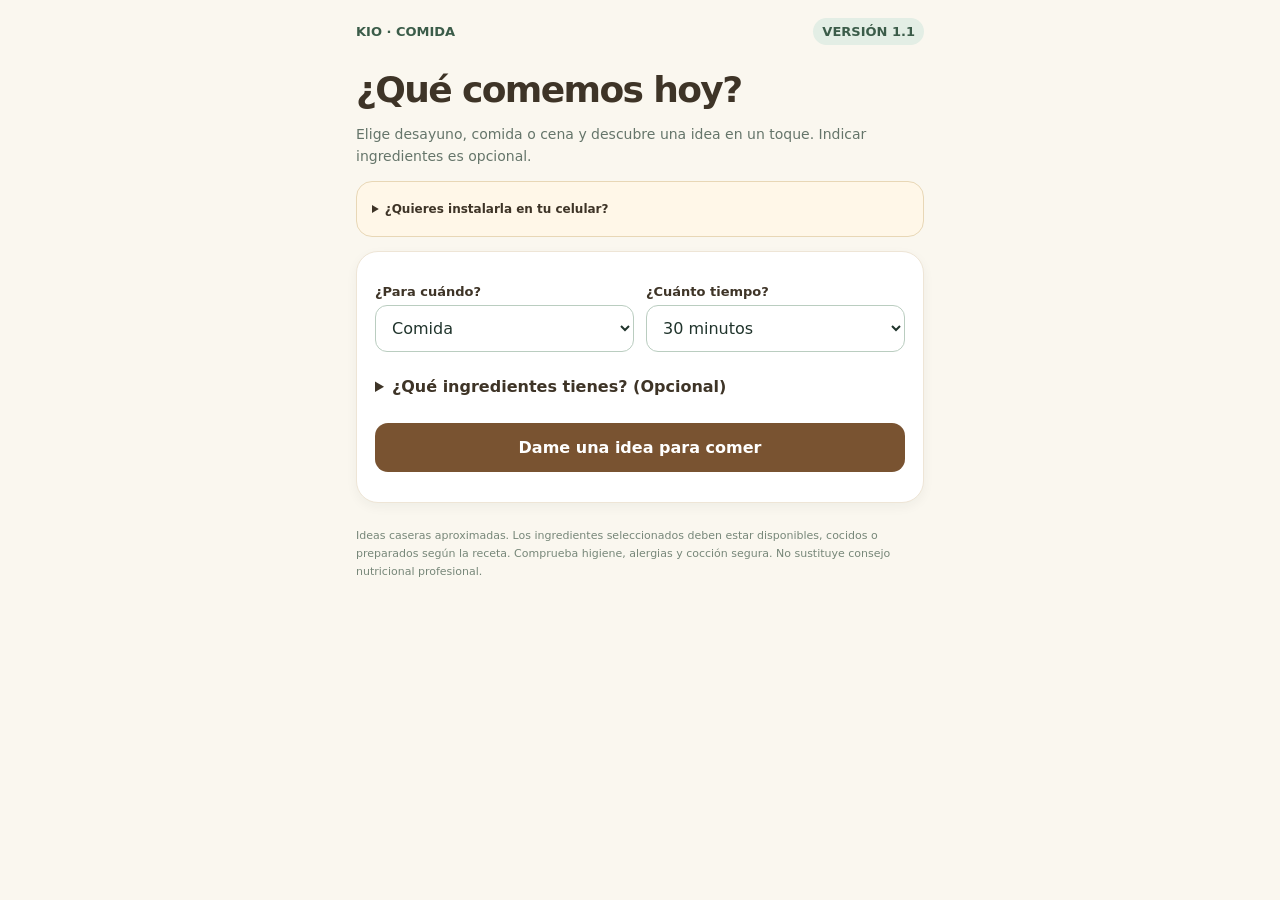
<file: demos/comida/index.html>
<!doctype html><html lang="es-MX"><head><meta charset="utf-8"><meta name="viewport" content="width=device-width,initial-scale=1,viewport-fit=cover"><meta name="theme-color" content="#815c33"><meta name="apple-mobile-web-app-capable" content="yes"><link rel="manifest" href="./manifest.webmanifest"><link rel="apple-touch-icon" href="./icon.svg"><title>¿Qué comer hoy? · KIO v1.1</title><style>
:root{font-family:system-ui,-apple-system,"Segoe UI",Arial,sans-serif;color:#20342c;background:#f6f8f5;font-size:16px}*{box-sizing:border-box}body{margin:0;background:#f6f8f5}main{max-width:600px;margin:auto;padding:18px 16px 70px}header{display:flex;align-items:center;justify-content:space-between;margin-bottom:24px;color:#3b5c49;font-size:13px;font-weight:750}header span{background:#e3eee5;border-radius:100px;padding:6px 9px}h1{font-size:clamp(28px,7vw,36px);line-height:1.14;letter-spacing:-.045em;margin:0 0 9px}h2{font-size:20px;margin:0 0 13px}p{color:#65756a;line-height:1.55;font-size:14px}.panel{background:white;border:1px solid #dce6dc;border-radius:22px;padding:18px;margin:14px 0;box-shadow:0 4px 12px #1c33210c}.button{border:0;border-radius:13px;min-height:49px;padding:12px 15px;background:#225d42;color:white;font:inherit;font-weight:750;cursor:pointer}.button.secondary{background:#ebf3ed;color:#285640;border:1px solid #d0e0d2}.button.small{font-size:13px;min-height:38px;padding:8px 11px}.button:disabled{opacity:.45;cursor:not-allowed}.action{width:100%;text-align:left;display:flex;gap:14px;align-items:center;justify-content:space-between;margin:12px 0;padding:18px 16px;border:1px solid #d9e5d8;border-radius:18px;background:#f8fbf8;color:#193c29;font:inherit;cursor:pointer}.action strong{display:block;font-size:17px;margin-bottom:4px}.action small{color:#6d8172;font-size:13px}.action .sym{font-size:25px}.actions{display:grid;gap:7px}.actions .button{width:100%}label{display:block;font-size:13px;font-weight:720;margin:14px 0 6px}input,select{width:100%;border:1px solid #bacdc0;background:#fff;border-radius:12px;min-height:47px;padding:10px 12px;font:inherit;color:#20342c}input:focus-visible,select:focus-visible,button:focus-visible,summary:focus-visible{outline:3px solid #e3aa4a;outline-offset:2px}.row{display:grid;grid-template-columns:1fr 1fr;gap:12px}.muted{font-size:12px;color:#708074}.sum{font-size:33px;font-weight:850;color:#1a5c3c;margin:8px 0}.hidden{display:none!important}.line{border:0;border-top:1px solid #e2e8e2;margin:16px 0}.chip{display:inline-block;border-radius:99px;padding:6px 9px;font-size:12px;font-weight:750;background:#e6eee4;color:#27563e}.notice{font-size:13px;border-radius:12px;background:#fff3df;color:#72502c;padding:12px;margin:12px 0}.item{border-bottom:1px solid #e7ebe6;padding:13px 0}.item:last-child{border:0}.item-title{display:flex;justify-content:space-between;gap:10px;font-size:16px;font-weight:750}.item-note{font-size:13px;color:#607466;margin:5px 0}.item-tools{display:flex;gap:8px;margin-top:8px;flex-wrap:wrap}.install{background:#ecf5ee;border:1px solid #c7e1ce;border-radius:16px;padding:13px 15px;margin:12px 0;font-size:12px}.install button{margin-top:9px}.empty{text-align:center;padding:25px 10px;color:#758577}summary{font-weight:760;cursor:pointer;padding:7px 0}details{margin-top:18px}footer{font-size:11px;color:#778779;line-height:1.6;margin:24px 0}.tag{background:#eff3ef;color:#5d705f;padding:7px 9px;border-radius:100px;font-size:12px;white-space:nowrap}@media(max-width:380px){.row{grid-template-columns:1fr}}
:root{color:#3e3427;background:#faf7ef}body{background:#faf7ef}.button{background:#795331}.button.secondary{color:#72502e;background:#faf2e2;border-color:#e5d8c1}.panel{border-color:#eee5d6}.chip{background:#fff5e5;color:#78572e}.install{background:#fff7e8;border-color:#e8d7b6}.food{font-size:29px;line-height:1.15;letter-spacing:-.035em;margin:8px 0 8px;font-weight:850}.ingredients{display:flex;flex-wrap:wrap;gap:7px}.ingredient{padding:9px 12px;border:1px solid #d9c6a8;background:#fff;border-radius:100px;color:#5b4b35;font:inherit;font-size:13px;cursor:pointer}.ingredient[aria-pressed=true]{background:#745130;color:white;border-color:#745130}.prep{color:#786a56;font-size:14px}.foodlist{padding-left:19px;line-height:1.6;font-size:14px}</style></head><body><main><header><strong>KIO · COMIDA</strong><span>VERSIÓN 1.1</span></header><h1>¿Qué comemos hoy?</h1><p>Elige desayuno, comida o cena y descubre una idea en un toque. Indicar ingredientes es opcional.</p><details class="install" id="installBox"><summary>¿Quieres instalarla en tu celular?</summary><p id="installStatus">Android: Chrome → ⋮ → Instalar o Añadir a pantalla de inicio. iPhone: Safari → Compartir → Agregar a pantalla de inicio.</p><button class="button small" id="installButton" type="button" hidden>Instalar ahora</button></details><section class="panel"><div class="row"><div><label for="when">¿Para cuándo?</label><select id="when"><option value="comida">Comida</option><option value="cena">Cena</option><option value="desayuno">Desayuno</option><option value="cualquiera">Cualquiera</option></select></div><div><label for="maxTime">¿Cuánto tiempo?</label><select id="maxTime"><option value="15">15 minutos</option><option value="30" selected>30 minutos</option><option value="60">Hasta una hora</option></select></div></div><details id="pantryBox"><summary>¿Qué ingredientes tienes? (Opcional)</summary><p class="muted">Marca los ingredientes principales. Si no marcas ninguno, verás ideas que pueden requerir compras.</p><div id="chips" class="ingredients"></div><button class="button small secondary" id="clearPantry" type="button" style="margin-top:14px">Limpiar selección</button></details><button id="pick" class="button" style="width:100%;margin-top:20px" type="button">Dame una idea para comer</button><button id="again" class="button secondary hidden" style="width:100%;margin-top:10px" type="button">Otra idea</button><div id="notice" role="status" class="muted" style="margin-top:12px"></div></section><section id="result" class="panel hidden" aria-live="polite"><span class="chip" id="badge">IDEA DEL DÍA</span><div class="food" id="foodName"></div><p class="prep" id="timeInfo"></p><h2>Necesitas</h2><div id="ingredientsList"></div><h2 style="margin-top:19px">Cómo prepararlo</h2><ol id="steps" class="foodlist"></ol></section><footer>Ideas caseras aproximadas. Los ingredientes seleccionados deben estar disponibles, cocidos o preparados según la receta. Comprueba higiene, alergias y cocción segura. No sustituye consejo nutricional profesional.</footer></main>
<script>
(()=>{'use strict';
const items=['Huevo','Tortilla','Frijoles cocidos','Tomate','Cebolla','Queso','Pan','Atún de lata','Papa','Arroz cocido','Pollo cocido','Avena','Plátano','Leche','Pasta','Verduras','Lentejas cocidas'];
const recipes=[
{id:'huevos',name:'Huevos a la mexicana',when:['desayuno','comida','cena'],min:15,need:['Huevo','Tomate','Cebolla'],steps:['Lava y pica tomate y cebolla.','Sofríe la cebolla y añade el tomate.','Agrega el huevo y cocina completamente.']},
{id:'quesadilla',name:'Quesadillas',when:['desayuno','comida','cena'],min:10,need:['Tortilla','Queso'],steps:['Calienta las tortillas en un comal.','Añade queso, dobla y calienta hasta que se derrita.']},
{id:'tacosfrijol',name:'Tacos de frijoles',when:['desayuno','comida','cena'],min:10,need:['Tortilla','Frijoles cocidos'],steps:['Calienta los frijoles ya cocidos.','Calienta tortillas y rellena.']},
{id:'atun',name:'Tacos de atún',when:['comida','cena'],min:10,need:['Atún de lata','Tortilla','Tomate'],steps:['Lava y pica el tomate.','Escurre el atún enlatado.','Rellena las tortillas y sirve.']},
{id:'avena',name:'Avena con plátano',when:['desayuno','cena'],min:10,need:['Avena','Plátano'],steps:['Cuece la avena en agua hasta que esté suave.','Agrega plátano picado.']},
{id:'sandwich',name:'Sándwich de queso',when:['desayuno','cena'],min:5,need:['Pan','Queso'],steps:['Coloca queso entre dos rebanadas de pan.','Tuesta ligeramente si lo prefieres.']},
{id:'ensalada',name:'Ensalada de atún',when:['comida','cena'],min:10,need:['Atún de lata','Verduras'],steps:['Lava y corta las verduras.','Escurre el atún, mezcla y sirve frío.']},
{id:'arroz',name:'Arroz con verduras',when:['comida','cena'],min:15,need:['Arroz cocido','Verduras'],steps:['Corta las verduras y cocina bien.','Calienta el arroz ya cocido hasta que esté muy caliente.','Mezcla y sirve.']},
{id:'molletes',name:'Molletes sencillos',when:['desayuno','cena'],min:15,need:['Pan','Frijoles cocidos','Queso'],steps:['Corta el pan y calienta los frijoles.','Unta frijoles, añade queso y calienta hasta derretir.']},
{id:'pasta',name:'Pasta con verduras',when:['comida','cena'],min:25,need:['Pasta','Verduras'],steps:['Cuece la pasta de acuerdo con su empaque.','Saltea las verduras limpias hasta cocer.','Mezcla la pasta con verduras.']},
{id:'pollo',name:'Tacos de pollo',when:['comida','cena'],min:10,need:['Pollo cocido','Tortilla'],steps:['Recalienta el pollo cocido por completo.','Calienta tortillas y arma los tacos.']},
{id:'lenteja',name:'Lentejas con verduras',when:['comida','cena'],min:20,need:['Lentejas cocidas','Verduras'],steps:['Cocina las verduras en trozos.','Añade lentejas previamente cocidas y calienta todo bien.']},
{id:'papa',name:'Papas con huevo',when:['desayuno','comida'],min:30,need:['Papa','Huevo'],steps:['Lava, corta y cuece la papa hasta ablandarla.','Agrega huevo y cocina completamente.']},
{id:'frijolesarroz',name:'Arroz con frijoles',when:['comida','cena'],min:10,need:['Arroz cocido','Frijoles cocidos'],steps:['Calienta arroz y frijoles previamente cocidos por completo.','Sirve juntos.']},
{id:'platano',name:'Avena con leche',when:['desayuno','cena'],min:10,need:['Avena','Leche'],steps:['Calienta la leche y añade avena.','Cuece unos minutos según indicaciones del empaque.']}
];
let have=new Set(),lastId='';const $=id=>document.getElementById(id);try{const prev=JSON.parse(localStorage.getItem('kio-comida-simple-v1')||'[]');if(Array.isArray(prev))have=new Set(prev.filter(i=>items.includes(i)));}catch(e){}
function save(){try{localStorage.setItem('kio-comida-simple-v1',JSON.stringify([...have]))}catch(e){}}
function chips(){$('chips').replaceChildren();for(const i of items){const b=document.createElement('button');b.className='ingredient';b.type='button';b.textContent=i;b.setAttribute('aria-pressed',String(have.has(i)));b.onclick=()=>{have.has(i)?have.delete(i):have.add(i);chips();save();$('result').classList.add('hidden');$('again').classList.add('hidden')};$('chips').append(b)}}
function matching(){const when=$('when').value,time=Number($('maxTime').value);return recipes.filter(r=>(when==='cualquiera'||r.when.includes(when))&&r.min<=time)}
function choose(){const pool=matching();const full=have.size>0?pool.filter(r=>r.need.every(i=>have.has(i))):pool;if(!full.length){$('result').classList.add('hidden');$('again').classList.add('hidden');const near=pool.map(r=>({r,missing:r.need.filter(i=>!have.has(i))})).sort((a,b)=>a.missing.length-b.missing.length)[0];$('notice').textContent=near?'Con los ingredientes marcados aún no puedes preparar una receta completa. Para hacer «'+near.r.name+'» te faltaría: '+near.missing.join(', ')+'. También puedes borrar la selección y buscar ideas libres.':'No encontré una opción para ese tiempo. Prueba con más minutos.';return;}const different=full.filter(r=>r.id!==lastId);const available=different.length?different:full;const r=available[Math.floor(Math.random()*available.length)];lastId=r.id;$('foodName').textContent=r.name;$('timeInfo').textContent='Tiempo aproximado: '+r.min+' minutos'+(have.size?' · con lo que seleccionaste':' · revisa si tienes los ingredientes');$('ingredientsList').replaceChildren();for(const x of r.need){const c=document.createElement('span');c.className='chip';c.textContent=x;$('ingredientsList').append(c);$('ingredientsList').append(' ')}$('steps').replaceChildren();for(const st of r.steps){const l=document.createElement('li');l.textContent=st;$('steps').append(l)}$('badge').textContent=have.size?'PREPARABLE CON TU SELECCIÓN':'IDEA PARA ELEGIR';$('notice').textContent=have.size?full.length+' recetas posibles con lo que marcaste.':pool.length+' ideas disponibles. Comprueba ingredientes antes de cocinar.';$('result').classList.remove('hidden');$('again').classList.remove('hidden');$('result').scrollIntoView({behavior:'instant',block:'nearest'});}
$('pick').onclick=choose;$('again').onclick=choose;$('clearPantry').onclick=()=>{have.clear();save();chips();$('result').classList.add('hidden');$('again').classList.add('hidden')};$('when').onchange=()=>{$('result').classList.add('hidden');$('again').classList.add('hidden')};$('maxTime').onchange=()=>{$('result').classList.add('hidden');$('again').classList.add('hidden')};chips();

let installPrompt=null;window.addEventListener('beforeinstallprompt',e=>{e.preventDefault();installPrompt=e;document.getElementById('installButton').hidden=false});document.getElementById('installButton').addEventListener('click',async()=>{if(installPrompt){let p=installPrompt;installPrompt=null;await p.prompt();document.getElementById('installButton').hidden=true;}});window.addEventListener('appinstalled',()=>{document.getElementById('installStatus').textContent='Aplicación instalada. Ya puedes abrirla desde su icono.'});if(window.matchMedia&&window.matchMedia('(display-mode: standalone)').matches){document.getElementById('installBox').hidden=true}
if('serviceWorker'in navigator&&window.isSecureContext){window.addEventListener('load',()=>navigator.serviceWorker.register('./sw.js').catch(e=>console.warn('No se pudo instalar la caché',e)))}
})();
</script></body></html>
</file>
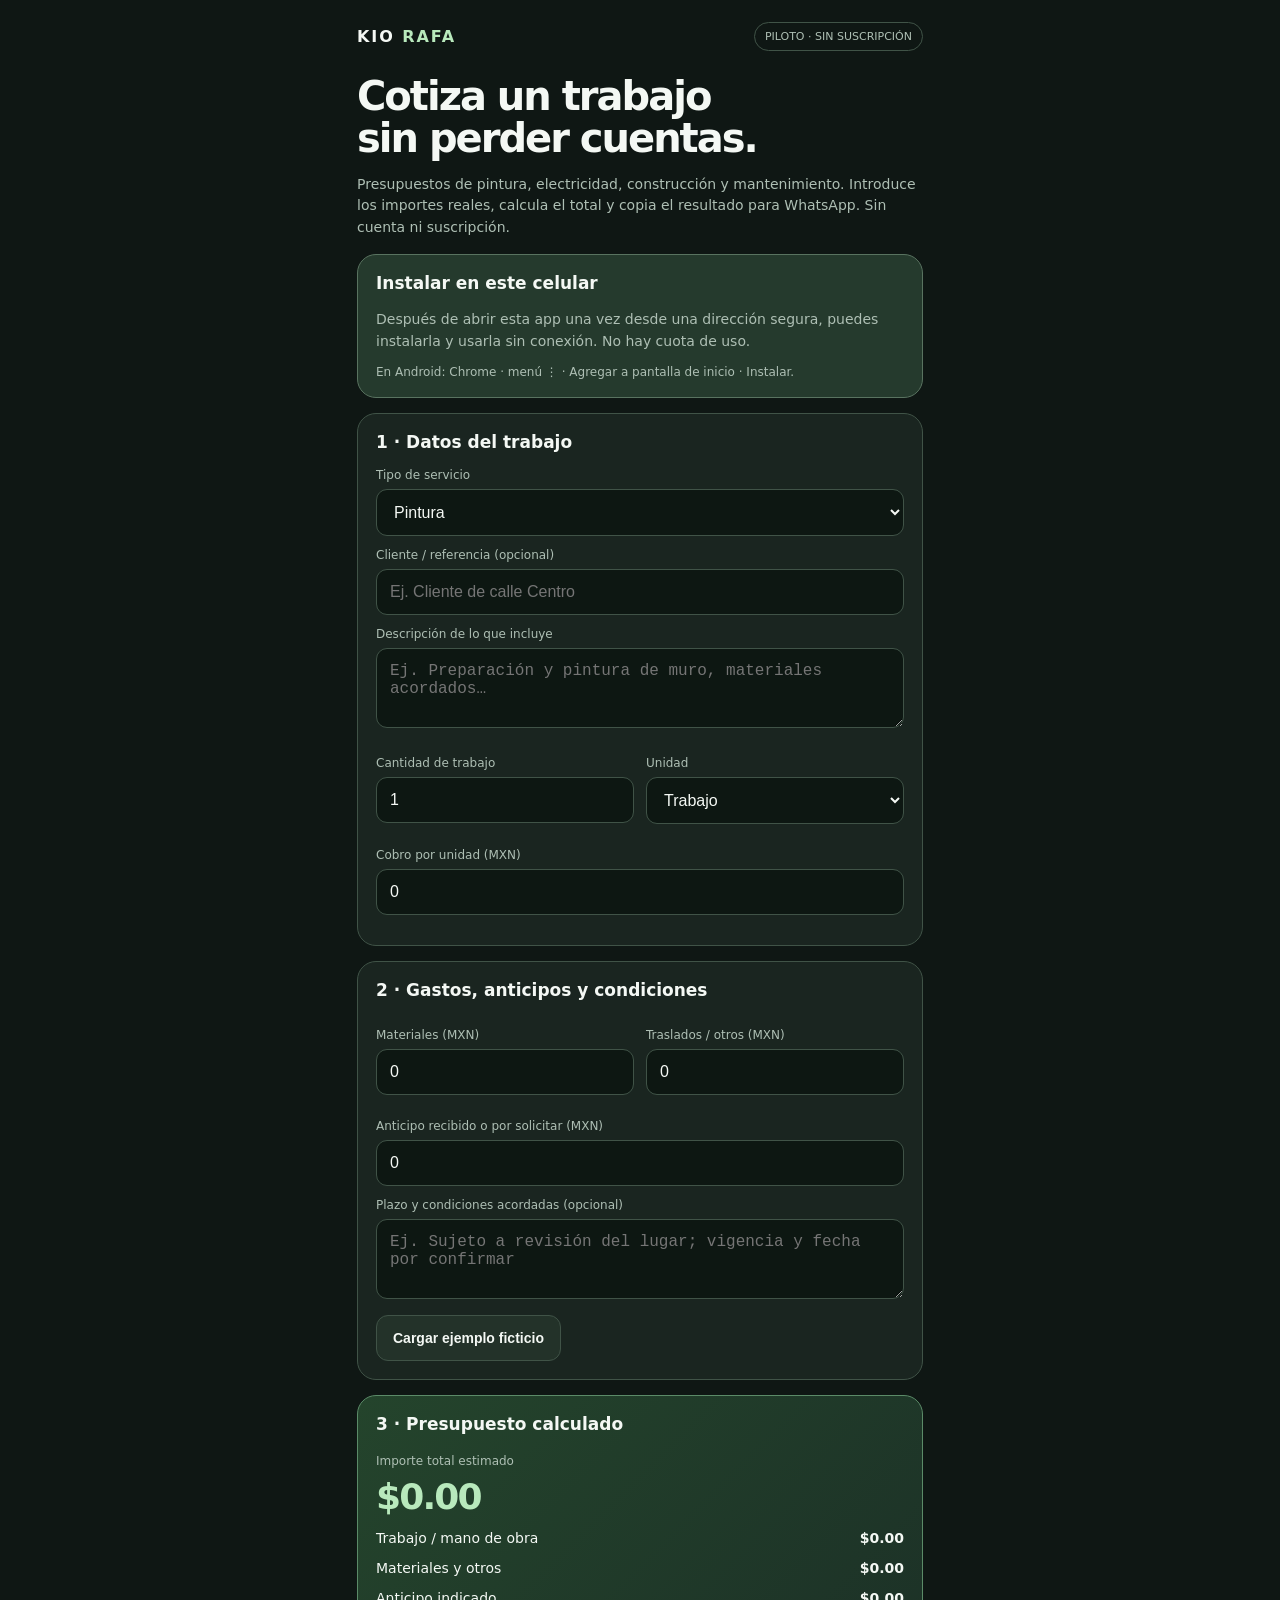
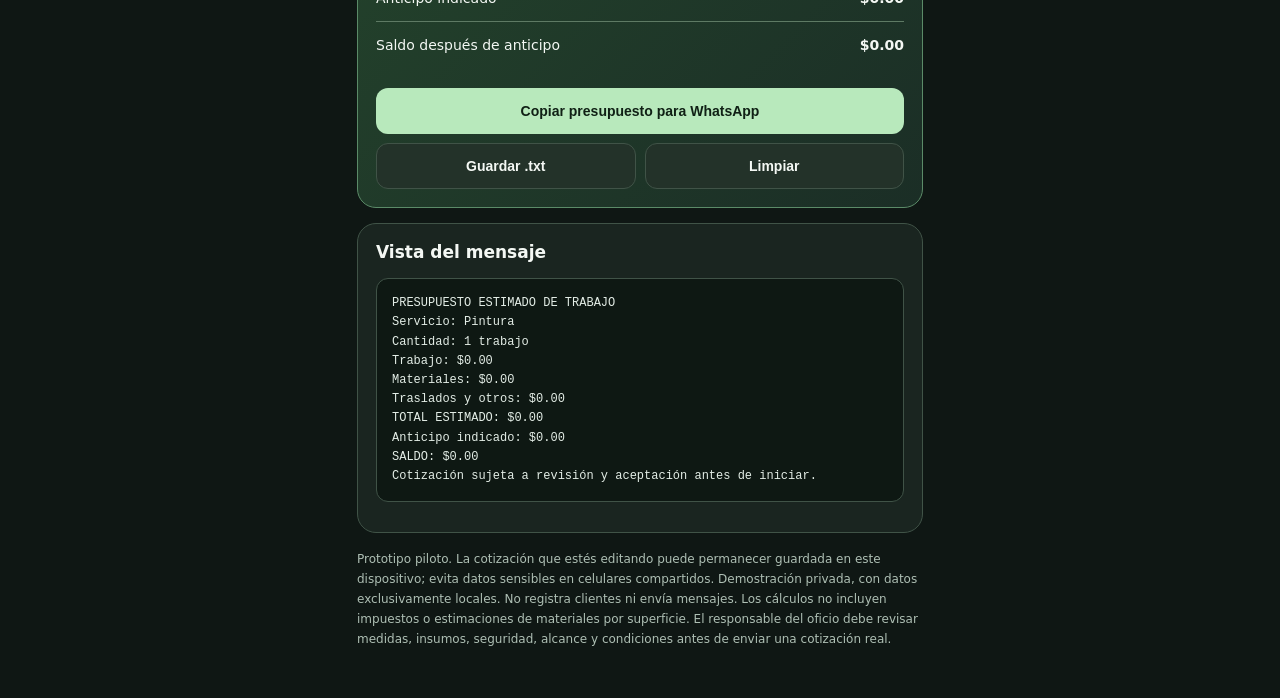
<file: demos/cotizador/index.html>
<!doctype html>
<html lang="es">
<head>
<meta charset="utf-8"><meta name="viewport" content="width=device-width,initial-scale=1,viewport-fit=cover">
<title>Cotizador de oficios · KIO RAFA</title>
<link rel="manifest" href="./manifest.webmanifest">
<link rel="icon" href="./icon.svg" type="image/png">
<link rel="apple-touch-icon" href="./icon.svg">
<meta name="theme-color" content="#10201b">
<style>
:root{font-family:system-ui,-apple-system,Segoe UI,Roboto,sans-serif;color-scheme:dark;--bg:#0f1714;--panel:#1a2520;--panel2:#233229;--ink:#f4f8f4;--muted:#aebfb4;--line:#405347;--green:#b8e9bc;--gold:#f5d39d}*{box-sizing:border-box}body{margin:0;background:var(--bg);color:var(--ink)}main{max-width:600px;margin:auto;padding:22px 17px 50px}header{display:flex;align-items:center;justify-content:space-between;gap:15px;margin-bottom:24px}.brand{font-weight:800;letter-spacing:.12em}.brand span{color:var(--green)}.pill{font-size:11px;padding:7px 10px;border:1px solid var(--line);border-radius:100px;color:var(--muted)}h1{font-size:clamp(29px,8vw,40px);letter-spacing:-.05em;line-height:1.06;margin:0 0 12px}p{color:var(--muted);line-height:1.55;font-size:14px}.panel{background:var(--panel);border:1px solid var(--line);border-radius:19px;padding:18px;margin:15px 0}.panel h2{font-size:17px;margin:0 0 16px}.row{display:grid;grid-template-columns:1fr 1fr;gap:12px}.field{margin:12px 0}.field label{font-size:12px;color:var(--muted);display:block;margin-bottom:7px}.field input,.field textarea,.field select{width:100%;padding:13px;border-radius:11px;background:#0d1712;border:1px solid var(--line);color:var(--ink);font-size:16px;min-height:44px}.field textarea{min-height:80px;resize:vertical}.result{background:linear-gradient(135deg,#24442c,#1b2e26);border-color:#5b8b68}.money{font-size:36px;font-weight:850;letter-spacing:-.05em;margin:6px 0;color:var(--green)}.summary{display:flex;justify-content:space-between;gap:12px;padding:7px 0;font-size:14px}.summary strong{font-variant-numeric:tabular-nums}button{border:0;min-height:46px;border-radius:12px;padding:12px 16px;cursor:pointer;font-weight:750;font-size:14px;background:var(--green);color:#102015}button.secondary{background:var(--panel2);color:var(--ink);border:1px solid var(--line)}button:focus-visible,input:focus-visible,textarea:focus-visible,select:focus-visible{outline:2px solid var(--gold);outline-offset:2px}.install-box{background:#253a2d;border-color:#597360}.install-box p{margin:7px 0 13px}.install-row{display:flex;gap:10px;flex-wrap:wrap;align-items:center}.install-row button{min-width:190px}.install-status{font-size:12px;color:var(--muted)}.buttons{display:grid;grid-template-columns:1fr 1fr;gap:9px}.buttons button:first-child{grid-column:1/-1}pre{white-space:pre-wrap;word-break:break-word;background:#0e1813;border:1px solid var(--line);padding:15px;border-radius:12px;font-size:12px;line-height:1.6;color:#e3ede6}small{color:var(--muted);font-size:12px;line-height:1.5}#feedback{font-size:13px;color:var(--green);min-height:18px;margin-top:10px}@media(max-width:360px){.row{grid-template-columns:1fr}}
</style>
</head>
<body><main>
<header><div class="brand">KIO <span>RAFA</span></div><div class="pill">PILOTO · SIN SUSCRIPCIÓN</div></header>
<h1>Cotiza un trabajo<br>sin perder cuentas.</h1>
<p>Presupuestos de pintura, electricidad, construcción y mantenimiento. Introduce los importes reales, calcula el total y copia el resultado para WhatsApp. Sin cuenta ni suscripción.</p>
<section class="panel install-box" id="installPanel"><h2>Instalar en este celular</h2><p>Después de abrir esta app una vez desde una dirección segura, puedes instalarla y usarla sin conexión. No hay cuota de uso.</p><div class="install-row"><button type="button" id="installApp" hidden>Instalar aplicación</button><span class="install-status" id="installState">En Android: Chrome · menú ⋮ · Agregar a pantalla de inicio · Instalar.</span></div></section>
<section class="panel"><h2>1 · Datos del trabajo</h2>
<div class="field"><label for="job">Tipo de servicio</label><select id="job"><option>Pintura</option><option>Electricidad</option><option>Albañilería / construcción</option><option>Mantenimiento general</option><option>Otro trabajo</option></select></div>
<div class="field"><label for="client">Cliente / referencia (opcional)</label><input id="client" maxlength="80" placeholder="Ej. Cliente de calle Centro"></div>
<div class="field"><label for="desc">Descripción de lo que incluye</label><textarea id="desc" maxlength="600" placeholder="Ej. Preparación y pintura de muro, materiales acordados…"></textarea></div>
<div class="row">
<div class="field"><label for="qty">Cantidad de trabajo</label><input id="qty" type="number" min="0" max="1000000" step="any" value="1" inputmode="decimal"></div>
<div class="field"><label for="unit">Unidad</label><select id="unit"><option value="trabajo">Trabajo</option><option value="m²">m²</option><option value="hora">Hora</option><option value="día">Día</option><option value="punto">Punto</option></select></div>
</div>
<div class="field"><label for="rate">Cobro por unidad (MXN)</label><input id="rate" type="number" min="0" max="100000000" step="any" value="0" inputmode="decimal"></div>
</section>
<section class="panel"><h2>2 · Gastos, anticipos y condiciones</h2>
<div class="row"><div class="field"><label for="materials">Materiales (MXN)</label><input id="materials" type="number" min="0" step="any" value="0" inputmode="decimal"></div><div class="field"><label for="other">Traslados / otros (MXN)</label><input id="other" type="number" min="0" step="any" value="0" inputmode="decimal"></div></div>
<div class="field"><label for="advance">Anticipo recibido o por solicitar (MXN)</label><input id="advance" type="number" min="0" step="any" value="0" inputmode="decimal"></div>
<div class="field"><label for="notes">Plazo y condiciones acordadas (opcional)</label><textarea id="notes" maxlength="500" placeholder="Ej. Sujeto a revisión del lugar; vigencia y fecha por confirmar"></textarea></div>
<button type="button" class="secondary" id="sample">Cargar ejemplo ficticio</button></section>
<section class="panel result"><h2>3 · Presupuesto calculado</h2>
<small>Importe total estimado</small><div class="money" id="total">$0.00</div>
<div class="summary"><span>Trabajo / mano de obra</span><strong id="labor">$0.00</strong></div>
<div class="summary"><span>Materiales y otros</span><strong id="supplies">$0.00</strong></div>
<div class="summary"><span>Anticipo indicado</span><strong id="advanceView">$0.00</strong></div>
<hr style="border:0;border-top:1px solid #5e7a64"><div class="summary"><span>Saldo después de anticipo</span><strong id="balance">$0.00</strong></div>
<div id="feedback" aria-live="polite"></div>
<div class="buttons"><button type="button" id="copy">Copiar presupuesto para WhatsApp</button><button type="button" class="secondary" id="save">Guardar .txt</button><button type="button" class="secondary" id="clear">Limpiar</button></div></section>
<section class="panel"><h2>Vista del mensaje</h2><pre id="preview"></pre></section>
<small>Prototipo piloto. La cotización que estés editando puede permanecer guardada en este dispositivo; evita datos sensibles en celulares compartidos. Demostración privada, con datos exclusivamente locales. No registra clientes ni envía mensajes. Los cálculos no incluyen impuestos o estimaciones de materiales por superficie. El responsable del oficio debe revisar medidas, insumos, seguridad, alcance y condiciones antes de enviar una cotización real.</small>
</main>
<script>
(function(){'use strict';
const $=id=>document.getElementById(id);
const ids=['job','client','desc','qty','unit','rate','materials','other','advance','notes'];
const STORE='kio-cotizador-borrador-v2';
function guardarBorrador(){try{const v={};for(const id of ids)v[id]=$(id).value;localStorage.setItem(STORE,JSON.stringify(v));}catch(_){}}
function restaurarBorrador(){try{const raw=localStorage.getItem(STORE);if(!raw)return;const v=JSON.parse(raw);if(!v||typeof v!=='object')return;for(const id of ids){if(typeof v[id]==='string')$(id).value=v[id].slice(0,800);}}catch(_){}}

const money=n=>new Intl.NumberFormat('es-MX',{style:'currency',currency:'MXN'}).format(n);
function num(id){const x=Number($(id).value);return Number.isFinite(x)&&x>0?Math.min(x,1e9):0;}
function calculate(){const labor=num('qty')*num('rate'),supplies=num('materials')+num('other');const total=labor+supplies;const advance=num('advance');const balance=Math.max(0,total-advance);return {labor,supplies,total,advance,balance};}
function quote(){const c=calculate(),client=$('client').value.trim(),description=$('desc').value.trim(),notes=$('notes').value.trim();return ['PRESUPUESTO ESTIMADO DE TRABAJO',`Servicio: ${$('job').value}`,client?`Referencia: ${client}`:'',description?`Incluye: ${description}`:'',`Cantidad: ${num('qty')} ${$('unit').value}`,`Trabajo: ${money(c.labor)}`,`Materiales: ${money(num('materials'))}`,`Traslados y otros: ${money(num('other'))}`,`TOTAL ESTIMADO: ${money(c.total)}`,`Anticipo indicado: ${money(c.advance)}`,`SALDO: ${money(c.balance)}`,notes?`Condiciones: ${notes}`:'','Cotización sujeta a revisión y aceptación antes de iniciar.'].filter(Boolean).join('\n');}
function render(){const c=calculate();$('total').textContent=money(c.total);$('labor').textContent=money(c.labor);$('supplies').textContent=money(c.supplies);$('advanceView').textContent=money(c.advance);$('balance').textContent=money(c.balance);$('preview').textContent=quote();$('feedback').textContent=c.advance>c.total?'Atención: el anticipo indicado supera el total calculado. Revisa los importes.':'';}
ids.forEach(id=>$(id).addEventListener('input',()=>{render();guardarBorrador();}));
$('sample').addEventListener('click',()=>{const data={job:'Pintura',client:'Ejemplo ficticio',desc:'Pintar 20 m² de muro (solo ejemplo de cálculo)',qty:'20',unit:'m²',rate:'45',materials:'350',other:'100',advance:'500',notes:'Precios ficticios; verificar medidas, materiales y alcances antes de cotizar.'};for(const [k,v] of Object.entries(data))$(k).value=v;render();guardarBorrador();});
$('clear').addEventListener('click',()=>{for(const id of ids){if(['job','unit'].includes(id))$(id).selectedIndex=0;else if(['qty','rate','materials','other','advance'].includes(id))$(id).value=id==='qty'?'1':'0';else $(id).value='';}try{localStorage.removeItem(STORE)}catch(_){}render();});
$('copy').addEventListener('click',async()=>{const value=quote();try{await navigator.clipboard.writeText(value);$('feedback').textContent='Presupuesto copiado. Puedes pegarlo en WhatsApp.';}catch(e){const temp=document.createElement('textarea');temp.value=value;document.body.appendChild(temp);temp.select();let ok=false;try{ok=document.execCommand('copy')}catch(_){}temp.remove();$('feedback').textContent=ok?'Presupuesto copiado.':'No se pudo copiar aquí; selecciona el texto de «Vista del mensaje».';}});
$('save').addEventListener('click',()=>{const file=new Blob([quote()],{type:'text/plain;charset=utf-8'});const a=document.createElement('a');const url=URL.createObjectURL(file);a.href=url;a.download='presupuesto_oficio.txt';document.body.append(a);a.click();a.remove();setTimeout(()=>URL.revokeObjectURL(url),1000);});
restaurarBorrador();render();window.KIO_COTIZADOR={calculate,quote};
})();
</script>
<script>
(function(){'use strict';
let deferred=null;const button=document.getElementById('installApp');const state=document.getElementById('installState');
if('serviceWorker' in navigator&&window.isSecureContext){window.addEventListener('load',()=>navigator.serviceWorker.register('./sw.js').catch(()=>{}));}
window.addEventListener('beforeinstallprompt',ev=>{ev.preventDefault();deferred=ev;button.hidden=false;state.textContent='Instala para abrirla desde tu pantalla de inicio.';});
button.addEventListener('click',async()=>{if(!deferred){state.textContent='En Chrome, usa ⋮ > Agregar a pantalla de inicio.';return;}const prompt=deferred;deferred=null;button.hidden=true;await prompt.prompt();});
window.addEventListener('appinstalled',()=>{button.hidden=true;state.textContent='Aplicación instalada. Ya puedes usarla desde tu pantalla de inicio.';});
if(window.matchMedia&&window.matchMedia('(display-mode: standalone)').matches){document.getElementById('installPanel').hidden=true;}
})();
</script>
</body></html>
</file>
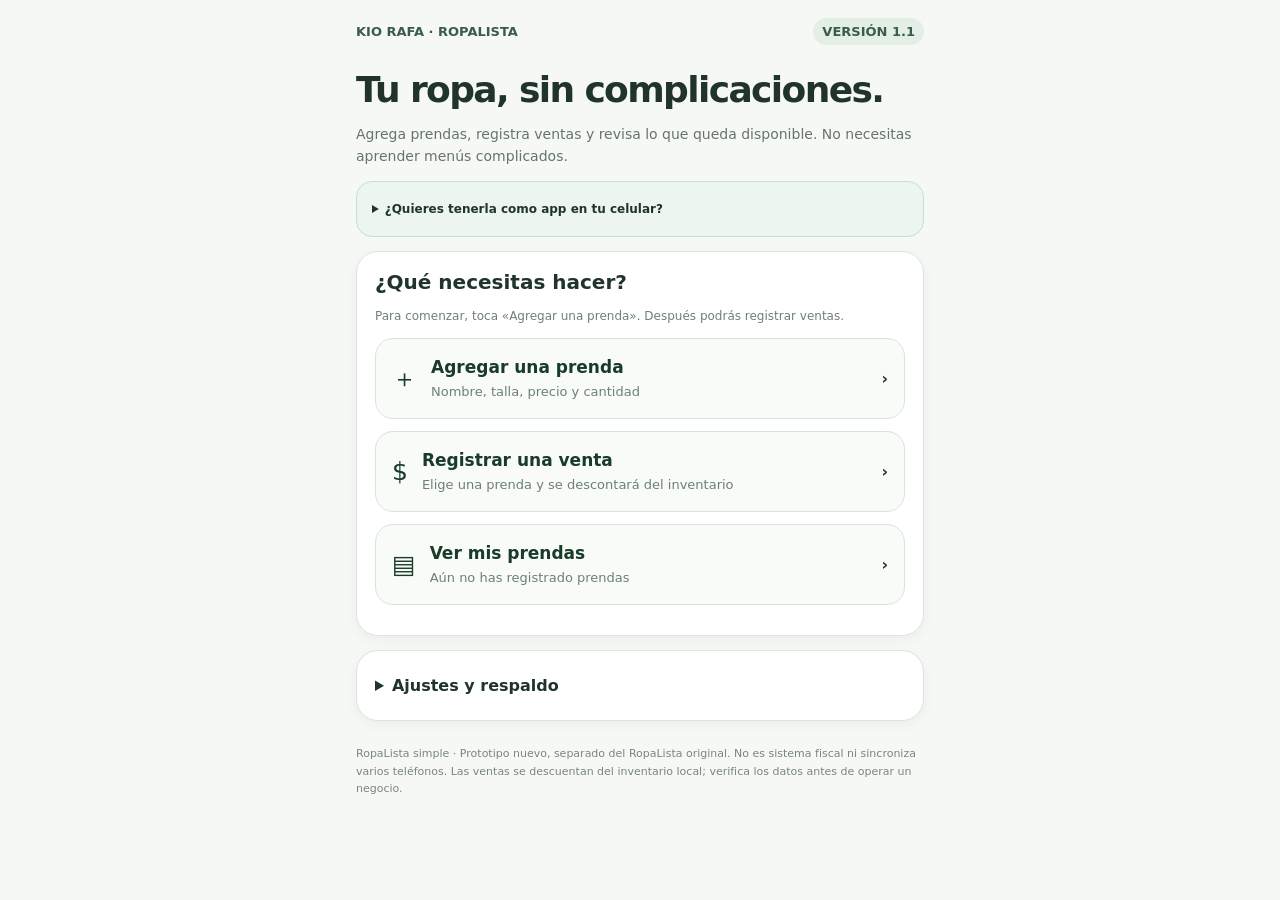
<file: demos/ropalista/index.html>
<!doctype html><html lang="es-MX"><head><meta charset="utf-8"><meta name="viewport" content="width=device-width,initial-scale=1,viewport-fit=cover"><meta name="theme-color" content="#265f47"><meta name="apple-mobile-web-app-capable" content="yes"><link rel="manifest" href="./manifest.webmanifest"><link rel="apple-touch-icon" href="./icon.svg"><title>RopaLista · fácil v1.1</title><style>
:root{font-family:system-ui,-apple-system,"Segoe UI",Arial,sans-serif;color:#20342c;background:#f6f8f5;font-size:16px}*{box-sizing:border-box}body{margin:0;background:#f6f8f5}main{max-width:600px;margin:auto;padding:18px 16px 70px}header{display:flex;align-items:center;justify-content:space-between;margin-bottom:24px;color:#3b5c49;font-size:13px;font-weight:750}header span{background:#e3eee5;border-radius:100px;padding:6px 9px}h1{font-size:clamp(28px,7vw,36px);line-height:1.14;letter-spacing:-.045em;margin:0 0 9px}h2{font-size:20px;margin:0 0 13px}p{color:#65756a;line-height:1.55;font-size:14px}.panel{background:white;border:1px solid #dce6dc;border-radius:22px;padding:18px;margin:14px 0;box-shadow:0 4px 12px #1c33210c}.button{border:0;border-radius:13px;min-height:49px;padding:12px 15px;background:#225d42;color:white;font:inherit;font-weight:750;cursor:pointer}.button.secondary{background:#ebf3ed;color:#285640;border:1px solid #d0e0d2}.button.small{font-size:13px;min-height:38px;padding:8px 11px}.button:disabled{opacity:.45;cursor:not-allowed}.action{width:100%;text-align:left;display:flex;gap:14px;align-items:center;justify-content:space-between;margin:12px 0;padding:18px 16px;border:1px solid #d9e5d8;border-radius:18px;background:#f8fbf8;color:#193c29;font:inherit;cursor:pointer}.action strong{display:block;font-size:17px;margin-bottom:4px}.action small{color:#6d8172;font-size:13px}.action .sym{font-size:25px}.actions{display:grid;gap:7px}.actions .button{width:100%}label{display:block;font-size:13px;font-weight:720;margin:14px 0 6px}input,select{width:100%;border:1px solid #bacdc0;background:#fff;border-radius:12px;min-height:47px;padding:10px 12px;font:inherit;color:#20342c}input:focus-visible,select:focus-visible,button:focus-visible,summary:focus-visible{outline:3px solid #e3aa4a;outline-offset:2px}.row{display:grid;grid-template-columns:1fr 1fr;gap:12px}.muted{font-size:12px;color:#708074}.sum{font-size:33px;font-weight:850;color:#1a5c3c;margin:8px 0}.hidden{display:none!important}.line{border:0;border-top:1px solid #e2e8e2;margin:16px 0}.chip{display:inline-block;border-radius:99px;padding:6px 9px;font-size:12px;font-weight:750;background:#e6eee4;color:#27563e}.notice{font-size:13px;border-radius:12px;background:#fff3df;color:#72502c;padding:12px;margin:12px 0}.item{border-bottom:1px solid #e7ebe6;padding:13px 0}.item:last-child{border:0}.item-title{display:flex;justify-content:space-between;gap:10px;font-size:16px;font-weight:750}.item-note{font-size:13px;color:#607466;margin:5px 0}.item-tools{display:flex;gap:8px;margin-top:8px;flex-wrap:wrap}.install{background:#ecf5ee;border:1px solid #c7e1ce;border-radius:16px;padding:13px 15px;margin:12px 0;font-size:12px}.install button{margin-top:9px}.empty{text-align:center;padding:25px 10px;color:#758577}summary{font-weight:760;cursor:pointer;padding:7px 0}details{margin-top:18px}footer{font-size:11px;color:#778779;line-height:1.6;margin:24px 0}.tag{background:#eff3ef;color:#5d705f;padding:7px 9px;border-radius:100px;font-size:12px;white-space:nowrap}@media(max-width:380px){.row{grid-template-columns:1fr}}
</style></head><body><main><header><strong>KIO RAFA · ROPALISTA</strong><span>VERSIÓN 1.1</span></header><h1>Tu ropa, sin complicaciones.</h1><p>Agrega prendas, registra ventas y revisa lo que queda disponible. No necesitas aprender menús complicados.</p><details class="install" id="installBox"><summary>¿Quieres tenerla como app en tu celular?</summary><p id="installStatus">Android: Chrome → ⋮ → Instalar o Agregar a pantalla de inicio. iPhone: Safari → Compartir → Agregar a pantalla de inicio.</p><button class="button small" id="installButton" type="button" hidden>Instalar ahora</button></details><section id="home" class="panel"><h2>¿Qué necesitas hacer?</h2><p id="flash" role="status" class="notice hidden" aria-live="polite"></p><p id="onboarding" class="muted"></p><button class="action" id="startAdd"><span class="sym">＋</span><span style="flex:1"><strong>Agregar una prenda</strong><small>Nombre, talla, precio y cantidad</small></span><b>›</b></button><button class="action" id="startSale"><span class="sym">$</span><span style="flex:1"><strong>Registrar una venta</strong><small>Elige una prenda y se descontará del inventario</small></span><b>›</b></button><button class="action" id="startStock"><span class="sym">▤</span><span style="flex:1"><strong>Ver mis prendas</strong><small id="homeCounter">Aún no hay prendas</small></span><b>›</b></button></section>
<section id="addPage" class="panel hidden"><h2 id="editTitle">Agregar una prenda</h2><form id="productForm"><input type="hidden" id="editId"><label for="name">¿Qué prenda es?</label><input id="name" required maxlength="85" placeholder="Ej. Blusa blanca"><div class="row"><div><label for="size">Talla</label><input id="size" maxlength="20" placeholder="Ej. M"></div><div><label for="price">Precio de venta (MXN)</label><input id="price" required type="number" step="0.01" min="0.01" max="9999999" inputmode="decimal"></div></div><label for="stock">¿Cuántas tienes?</label><input id="stock" type="number" required min="0" step="1" max="999999" inputmode="numeric"><div class="actions" style="margin-top:20px"><button class="button" type="submit">Guardar prenda</button><button class="button secondary" type="button" data-back>Regresar</button></div></form></section>
<section id="salePage" class="panel hidden"><h2>Registrar una venta</h2><p id="saleEmpty" class="muted"></p><button type="button" class="button secondary hidden" id="saleAdd">Primero, agregar una prenda</button><form id="saleForm"><label for="saleProduct">¿Qué vendiste?</label><select id="saleProduct" required></select><label for="quantity">¿Cuántas piezas?</label><input id="quantity" type="number" min="1" step="1" max="999999" value="1" required><p class="muted" style="margin-bottom:0">Total de esta venta</p><p id="salePrice" class="sum">$0.00</p><p id="saleStock" class="muted" aria-live="polite"></p><div class="actions"><button type="submit" class="button" id="saleSubmit">Confirmar venta</button><button type="button" class="button secondary" data-back>Regresar</button></div></form></section>
<section id="stockPage" class="panel hidden"><h2>Mis prendas</h2><p class="muted">Aquí ves las existencias actuales. Usa «Editar» para corregir precio, talla o cantidad.</p><input id="search" placeholder="Buscar prenda o talla" aria-label="Buscar prenda"><div id="stockList"></div><button class="button secondary" data-back style="width:100%;margin-top:13px">Regresar</button><details><summary>Últimas ventas</summary><div id="salesList"></div></details></section>
<details class="panel" id="settings"><summary>Ajustes y respaldo</summary><p>Todo está guardado solo en este celular. No compartimos tus datos ni hay sincronización automática.</p><div class="actions"><button type="button" class="button secondary" id="export">Descargar copia de seguridad</button><label for="import">Recuperar una copia guardada</label><input type="file" id="import" accept="application/json,.json"><button type="button" class="button secondary" id="reset">Borrar datos de esta demo</button></div><p id="settingsMsg" class="muted" role="status"></p></details><footer>RopaLista simple · Prototipo nuevo, separado del RopaLista original. No es sistema fiscal ni sincroniza varios teléfonos. Las ventas se descuentan del inventario local; verifica los datos antes de operar un negocio.</footer></main>
<script>
(()=>{'use strict';const K='kio-ropalista-simple-v1';const $=id=>document.getElementById(id);const fmt=v=>new Intl.NumberFormat('es-MX',{style:'currency',currency:'MXN'}).format(v);let data={products:[],sales:[]};try{const a=JSON.parse(localStorage.getItem(K)||'null');if(a&&Array.isArray(a.products)&&Array.isArray(a.sales))data=a;}catch(e){}
const safeText=s=>String(s||'').trim().slice(0,85);const n=v=>Number(v);function valid(){return Array.isArray(data.products)&&Array.isArray(data.sales)&&data.products.length<=30000&&data.sales.length<=100000&&data.products.every(p=>p&&typeof p.id==='string'&&p.id.length<150&&typeof p.name==='string'&&p.name.length<=85&&p.name.trim().length>0&&typeof p.size==='string'&&p.size.length<=85&&typeof p.price==='number'&&Number.isFinite(p.price)&&p.price>0&&p.price<=9999999&&Number.isInteger(p.stock)&&p.stock>=0&&p.stock<=999999)&&data.sales.every(s=>s&&typeof s.id==='string'&&typeof s.productId==='string'&&typeof s.name==='string'&&typeof s.size==='string'&&typeof s.date==='string'&&Number.isInteger(s.quantity)&&s.quantity>0&&Number.isFinite(s.total)&&s.total>=0)}
function persist(){if(!valid())throw Error('Datos inválidos');localStorage.setItem(K,JSON.stringify(data));}function status(msg){$('flash').textContent=msg;$('flash').classList.toggle('hidden',!msg);}function view(page){for(let id of ['home','addPage','salePage','stockPage'])$(id).classList.toggle('hidden',id!==page);if(page==='home')renderHome();if(page==='salePage')renderSale();if(page==='stockPage')renderStock();window.scrollTo(0,0)}function renderHome(){const count=data.products.reduce((a,p)=>a+p.stock,0);$('homeCounter').textContent=data.products.length?data.products.length+' prendas registradas · '+count+' piezas disponibles':'Aún no has registrado prendas';$('onboarding').textContent=data.products.length?'Listo: elige una acción. Tus cambios quedan guardados en este celular.':'Para comenzar, toca «Agregar una prenda». Después podrás registrar ventas.';}
function openAdd(id){$('productForm').reset();$('editId').value='';$('editTitle').textContent='Agregar una prenda';$('stock').value='1';if(id){const p=data.products.find(x=>x.id===id);if(p){$('editId').value=p.id;$('name').value=p.name;$('size').value=p.size;$('price').value=p.price;$('stock').value=p.stock;$('editTitle').textContent='Editar prenda';}}view('addPage')}
$('startAdd').onclick=()=>openAdd();$('startSale').onclick=()=>view('salePage');$('startStock').onclick=()=>view('stockPage');$('saleAdd').onclick=()=>openAdd();document.querySelectorAll('[data-back]').forEach(b=>b.onclick=()=>view('home'));
$('productForm').onsubmit=e=>{e.preventDefault();const id=$('editId').value,name=safeText($('name').value),size=safeText($('size').value),price=n($('price').value),stock=n($('stock').value);if(!name||!Number.isFinite(price)||price<=0||!Number.isInteger(stock)||stock<0||stock>999999){alert('Revisa nombre, precio y cantidad.');return;}const next=structuredClone(data);if(id){const p=next.products.find(x=>x.id===id);if(!p)return;p.name=name;p.size=size;p.price=price;p.stock=stock;}else next.products.push({id:crypto.randomUUID(),name,size,price,stock});const old=data;data=next;try{persist();status('Prenda guardada. Ya puedes registrar una venta.');view('home')}catch(err){data=old;alert('No se pudo guardar en este celular.');}};
function renderSale(){const ready=data.products.filter(p=>p.stock>0);$('saleEmpty').textContent=ready.length?'':'No hay prendas disponibles. Primero registra una prenda o aumenta las existencias desde «Ver mis prendas».';$('saleAdd').classList.toggle('hidden',!!ready.length);$('saleForm').classList.toggle('hidden',!ready.length);$('saleProduct').replaceChildren();for(const p of ready){const o=document.createElement('option');o.value=p.id;o.textContent=p.name+(p.size?' · '+p.size:'')+' ('+p.stock+' disponibles)';$('saleProduct').append(o)}$('quantity').value=1;updateSale();}function updateSale(){const p=data.products.find(x=>x.id===$('saleProduct').value),qty=n($('quantity').value);$('salePrice').textContent=p&&Number.isInteger(qty)&&qty>0?fmt(p.price*qty):fmt(0);$('saleStock').textContent=p?'Disponibles: '+p.stock+' pieza(s) · Esta venta descontará '+(Number.isInteger(qty)&&qty>0?qty:0)+' pieza(s)':'Selecciona una prenda disponible.';$('saleSubmit').disabled=!p||!Number.isInteger(qty)||qty<1||qty>p.stock;}
$('saleProduct').onchange=updateSale;$('quantity').oninput=updateSale;$('saleForm').onsubmit=e=>{e.preventDefault();const id=$('saleProduct').value,quantity=n($('quantity').value),p=data.products.find(x=>x.id===id);if(!p||!Number.isInteger(quantity)||quantity<1||quantity>p.stock){alert('No hay suficientes piezas.');return;}if(!confirm('¿Confirmar venta de '+quantity+' pieza(s) de '+p.name+' por '+fmt(quantity*p.price)+'?'))return;const next=structuredClone(data);next.products.find(x=>x.id===id).stock-=quantity;next.sales.unshift({id:crypto.randomUUID(),productId:id,name:p.name,size:p.size,quantity,total:p.price*quantity,date:new Date().toISOString()});const old=data;data=next;try{persist();status('Venta registrada por '+fmt(p.price*quantity)+'. Quedan '+next.products.find(x=>x.id===id).stock+' pieza(s) de '+p.name+'.');view('home')}catch(err){data=old;alert('No se pudo guardar la venta.');}};
function renderStock(){let q=$('search').value.trim().toLowerCase();$('stockList').replaceChildren();const list=data.products.filter(p=>(p.name+' '+p.size).toLowerCase().includes(q));if(!list.length){const msg=document.createElement('p');msg.className='empty';msg.textContent=data.products.length?'No hay prendas que coincidan con tu búsqueda.':'No tienes prendas todavía. Regresa y elige «Agregar una prenda».';$('stockList').append(msg);}else for(const p of list){const card=document.createElement('div');card.className='item';const title=document.createElement('div');title.className='item-title';const a=document.createElement('span');a.textContent=p.name+(p.size?' · '+p.size:'');const b=document.createElement('span');b.textContent=p.stock+' piezas';title.append(a,b);const note=document.createElement('div');note.className='item-note';note.textContent='Precio: '+fmt(p.price);const tools=document.createElement('div');tools.className='item-tools';const edit=document.createElement('button');edit.className='button small secondary';edit.textContent='Editar';edit.onclick=()=>openAdd(p.id);tools.append(edit);card.append(title,note,tools);$('stockList').append(card);}}
$('search').oninput=renderStock;function renderHistory(){$('salesList').replaceChildren();for(const s of data.sales.slice(0,15)){const p=document.createElement('div');p.className='item';p.textContent=new Date(s.date).toLocaleDateString('es-MX')+' · '+s.name+' · '+s.quantity+' pieza(s) · '+fmt(s.total);$('salesList').append(p)}if(!data.sales.length)$('salesList').textContent='Todavía no hay ventas.';}const originalRenderStock=renderStock;renderStock=function(){originalRenderStock();renderHistory();};
function download(name,content){const blob=new Blob([content],{type:'application/json;charset=utf-8'});const url=URL.createObjectURL(blob);const a=document.createElement('a');a.href=url;a.download=name;document.body.append(a);a.click();a.remove();setTimeout(()=>URL.revokeObjectURL(url),500)}$('export').onclick=()=>download('ropalista-respaldo.json',JSON.stringify({kind:'kio-ropalista-simple-v1',date:new Date().toISOString(),data},null,2));
$('import').onchange=async e=>{const f=e.target.files?.[0];if(!f)return;if(f.size>2000000){$('settingsMsg').textContent='Archivo demasiado grande.';return;}try{const obj=JSON.parse(await f.text());if(obj.kind!=='kio-ropalista-simple-v1'||!Array.isArray(obj.data?.products)||!Array.isArray(obj.data?.sales))throw Error();const old=data;data=obj.data;try{persist()}catch(er){data=old;throw er}$('settingsMsg').textContent='Copia recuperada.';renderHome()}catch(err){$('settingsMsg').textContent='Esta copia no es válida para esta versión.';}finally{e.target.value='';}};
$('reset').onclick=()=>{if(!confirm('¿Borrar las prendas y ventas de esta DEMO en este teléfono? No se puede deshacer.'))return;try{localStorage.removeItem(K);data={products:[],sales:[]};renderHome();$('settingsMsg').textContent='Datos de esta demo borrados.';}catch(e){$('settingsMsg').textContent='No fue posible borrar datos.';}};

let installPrompt=null;window.addEventListener('beforeinstallprompt',e=>{e.preventDefault();installPrompt=e;document.getElementById('installButton').hidden=false});document.getElementById('installButton').addEventListener('click',async()=>{if(installPrompt){let p=installPrompt;installPrompt=null;await p.prompt();document.getElementById('installButton').hidden=true;}});window.addEventListener('appinstalled',()=>{document.getElementById('installStatus').textContent='Aplicación instalada. Ya puedes abrirla desde su icono.'});if(window.matchMedia&&window.matchMedia('(display-mode: standalone)').matches){document.getElementById('installBox').hidden=true}
if('serviceWorker'in navigator&&window.isSecureContext){window.addEventListener('load',()=>navigator.serviceWorker.register('./sw.js').catch(e=>console.warn('No se pudo instalar la caché',e)))}
renderHome();})();
</script></body></html>
</file>
<file: kio-menu/kio-visual-dna.css>
/*
 * KIO VISUAL DNA v1.0
 * Shared design tokens and primitives.
 * Keep this file framework-free so it can be reused in small web apps.
 */
:root {
  /* Core palette */
  --kio-color-forest: #193c2b;
  --kio-color-forest-deep: #12271f;
  --kio-color-amber: #dca044;
  --kio-color-cream: #f5efdf;
  --kio-color-paper: #fffdf7;
  --kio-color-sky: #92b7c2;
  --kio-color-coral: #e89a89;
  --kio-color-moss: #cbdc8a;
  --kio-color-ink: #152820;
  --kio-color-muted: #718078;
  --kio-color-line: #253e2d;
  --kio-color-success: #4e8f56;
  --kio-color-warning: #d18a39;
  --kio-color-danger: #b94f46;

  /* Typography */
  --kio-font-ui: system-ui, -apple-system, "Segoe UI", sans-serif;
  --kio-font-pixel: ui-monospace, "SFMono-Regular", Consolas, "Liberation Mono", monospace;
  --kio-type-xs: 0.6875rem;
  --kio-type-sm: 0.8125rem;
  --kio-type-md: 1rem;
  --kio-type-lg: 1.25rem;
  --kio-type-display: clamp(1.5rem, 5vw, 2.5rem);

  /* Spacing and geometry */
  --kio-space-1: 4px;
  --kio-space-2: 8px;
  --kio-space-3: 12px;
  --kio-space-4: 16px;
  --kio-space-5: 24px;
  --kio-space-6: 32px;
  --kio-border-width: 2px;
  --kio-border: var(--kio-border-width) solid var(--kio-color-line);
  --kio-radius: 0px;
  --kio-shadow-hard: 4px 4px 0 var(--kio-color-line);
  --kio-shadow-soft: 0 8px 28px rgb(21 48 34 / 6%);
}

/* Reusable primitives. Opt into these classes; they do not reset app-specific layout. */
.kio-pixel-panel {
  background: var(--kio-color-paper);
  border: var(--kio-border);
  box-shadow: var(--kio-shadow-hard);
}
.kio-pixel-label {
  font-family: var(--kio-font-pixel);
  font-size: var(--kio-type-xs);
  letter-spacing: 0.04em;
}
.kio-pixel-button {
  border: var(--kio-border);
  border-radius: var(--kio-radius);
  background: var(--kio-color-paper);
  color: var(--kio-color-ink);
  padding: var(--kio-space-3) var(--kio-space-4);
  box-shadow: 2px 2px 0 var(--kio-color-line);
  font: 700 var(--kio-type-xs)/1.4 var(--kio-font-pixel);
  cursor: pointer;
  transition: transform 80ms ease, box-shadow 80ms ease;
}
.kio-pixel-button:active {
  transform: translate(2px, 2px);
  box-shadow: none;
}
.kio-pixel-button:focus-visible,
.kio-focus:focus-visible {
  outline: 3px solid var(--kio-color-amber);
  outline-offset: 3px;
}
.kio-pixel-button:disabled {
  opacity: 0.45;
  cursor: not-allowed;
}
.kio-sprite {
  image-rendering: pixelated;
  shape-rendering: crispEdges;
}
.kio-sr-only {
  position: absolute;
  width: 1px;
  height: 1px;
  padding: 0;
  margin: -1px;
  overflow: hidden;
  clip: rect(0, 0, 0, 0);
  white-space: nowrap;
  border: 0;
}
@media (prefers-reduced-motion: reduce) {
  .kio-pixel-button { transition: none; }
}
</file>
